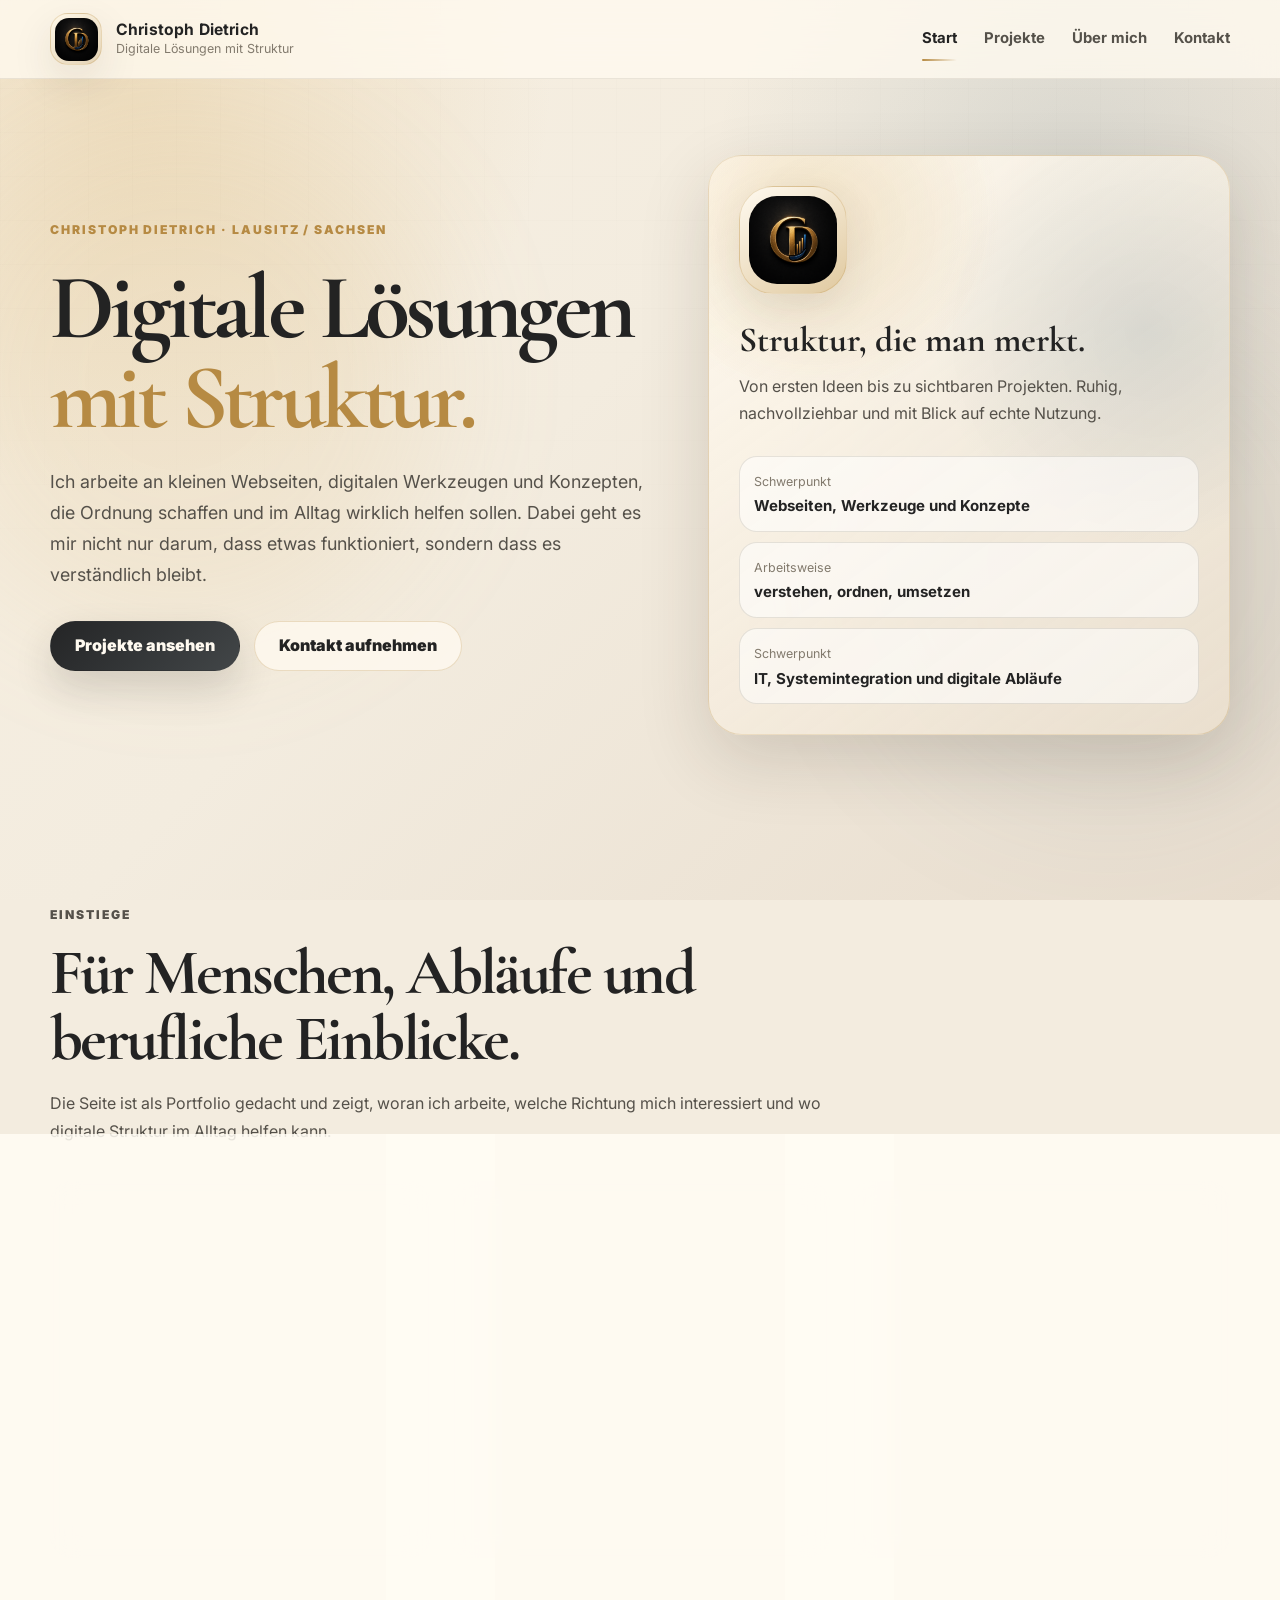
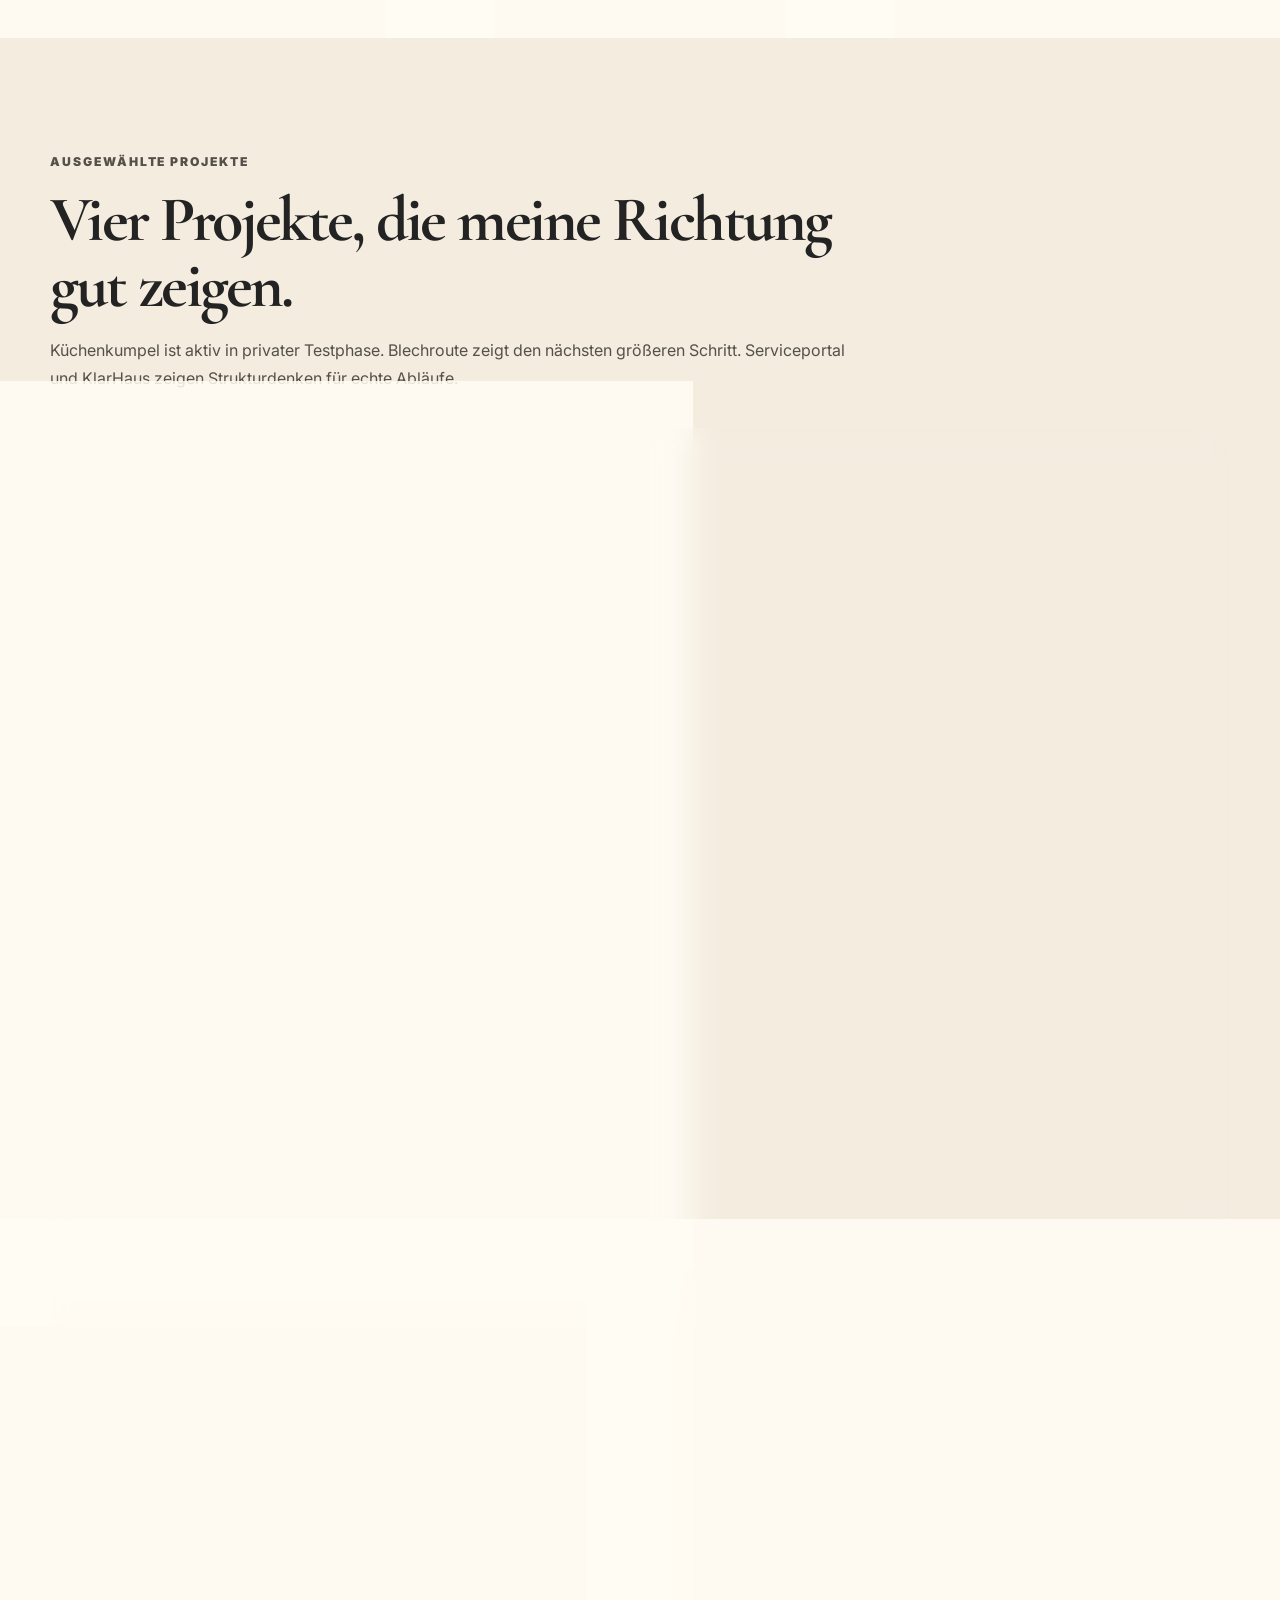
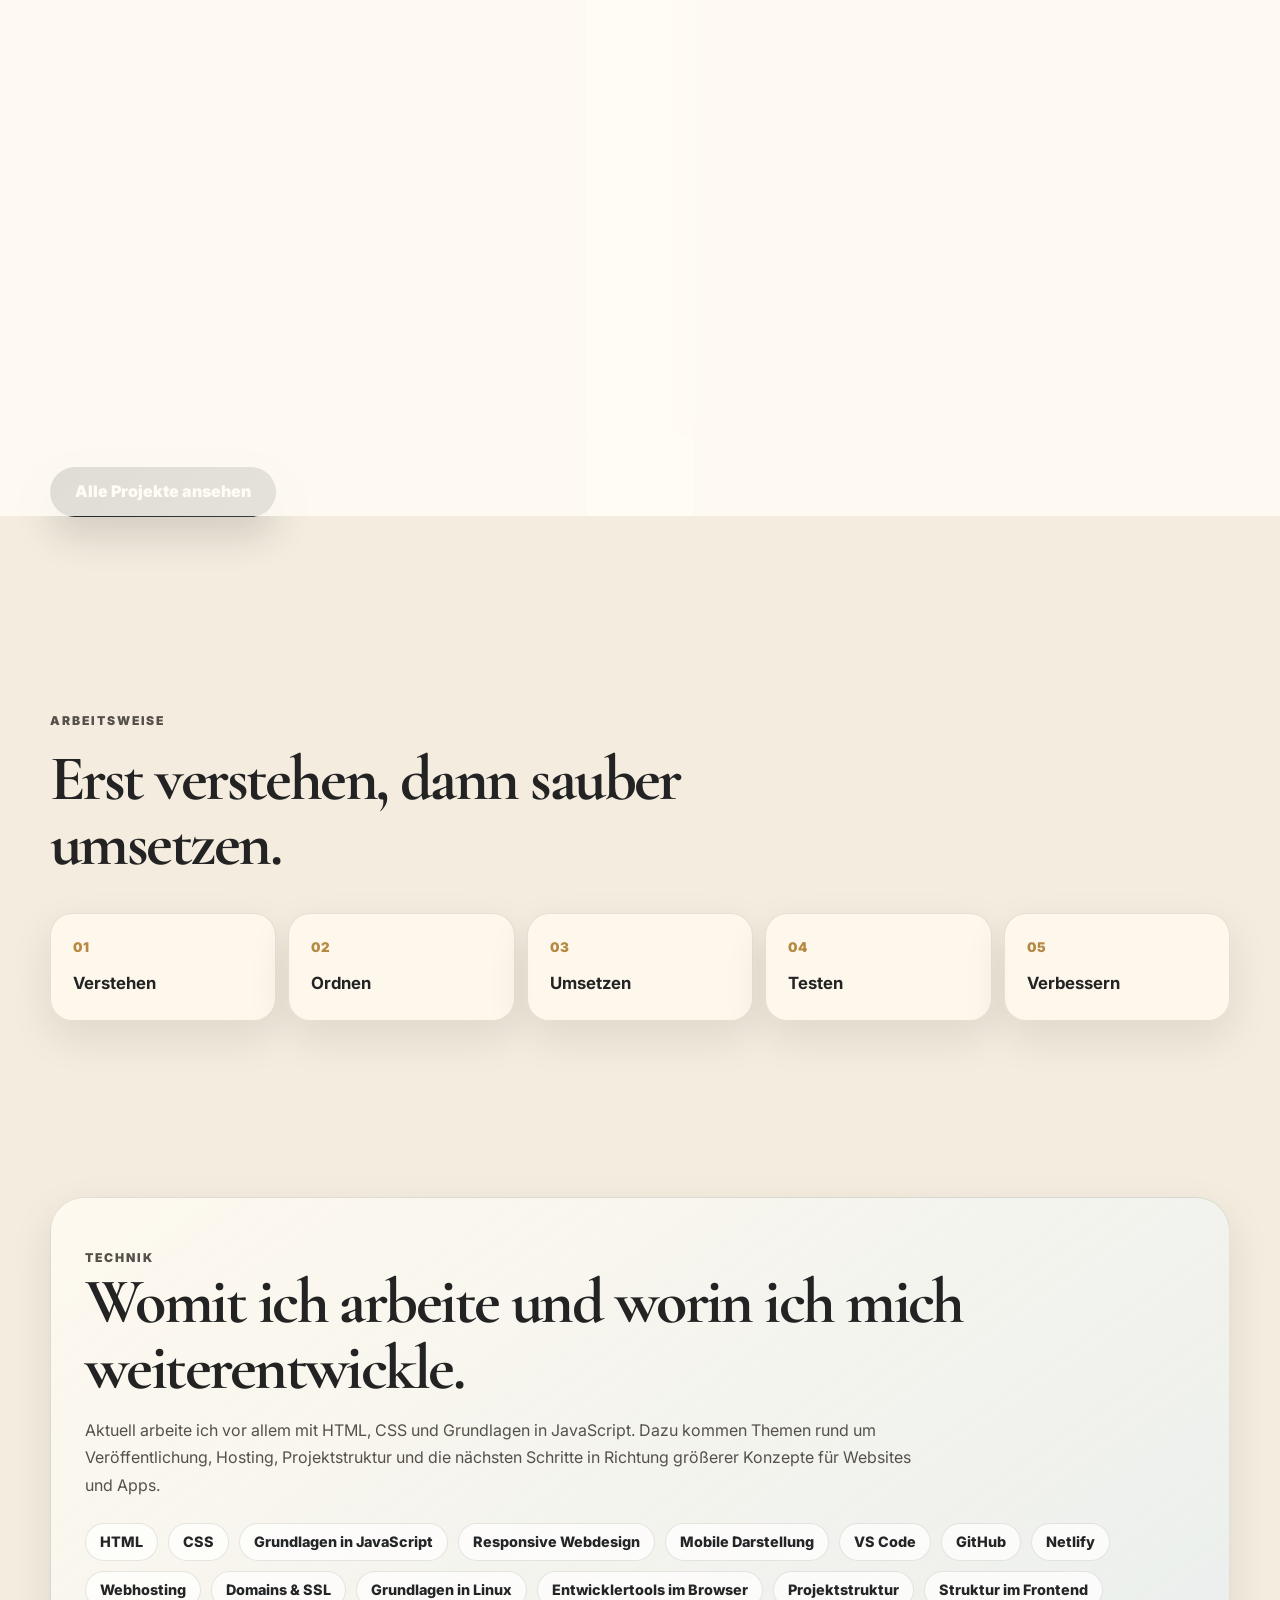
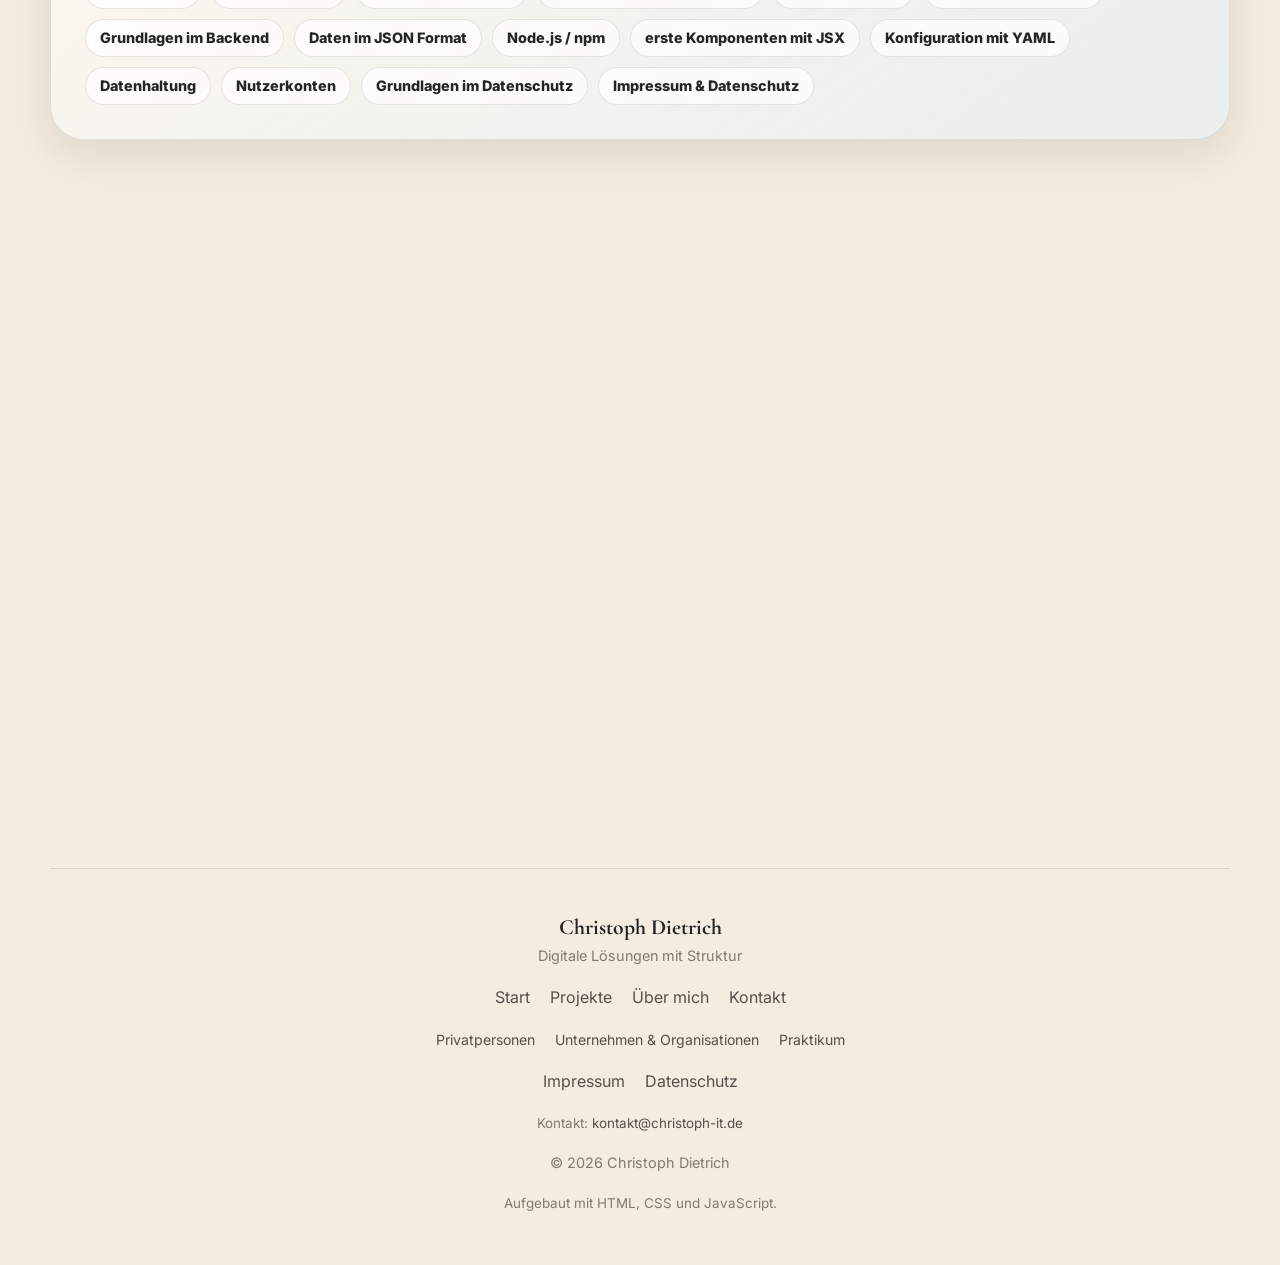
<file: index.html>
<!DOCTYPE html>
<html lang="de">
<head>
  <meta charset="UTF-8" />
  <meta name="viewport" content="width=device-width, initial-scale=1.0" />
  <title>Christoph Dietrich | Digitale Lösungen mit Struktur</title>
  <meta name="description" content="Persönliches Portfolio von Christoph Dietrich mit Webprojekten, digitalen Konzepten, beruflichem Austausch und praktischen Lernfeldern in Richtung IT." />
  <meta name="robots" content="index, follow" />
  <link rel="canonical" href="https://christoph-it.de/" />
  <meta property="og:type" content="website" />
  <meta property="og:title" content="Christoph Dietrich | Digitale Lösungen mit Struktur" />
  <meta property="og:description" content="Persönliches Portfolio von Christoph Dietrich mit Webprojekten, digitalen Konzepten, beruflichem Austausch und praktischen Lernfeldern in Richtung IT." />
  <meta property="og:url" content="https://christoph-it.de/" />
  <meta property="og:image" content="https://christoph-it.de/assets/logo-icon.png" />
  <meta name="twitter:card" content="summary_large_image" />
  <meta name="theme-color" content="#f3ecdf" />
  <link rel="icon" type="image/png" href="assets/favicon.png" />
  <link rel="stylesheet" href="./style.css" />
  <link rel="preconnect" href="https://fonts.googleapis.com" />
  <link rel="preconnect" href="https://fonts.gstatic.com" crossorigin />
  <link href="https://fonts.googleapis.com/css2?family=Cormorant+Garamond:wght@500;600;700&family=Inter:wght@400;500;600;700;800&display=swap" rel="stylesheet" />
</head>
<body>
  <div class="page-background" aria-hidden="true"><div class="ambient ambient-one"></div><div class="ambient ambient-two"></div></div>
  <header class="site-header" id="siteHeader">
    <nav class="navbar">
      <a href="./" class="brand" aria-label="Zur Startseite">
        <span class="brand-logo-shell"><img src="assets/logo-icon.png" alt="Christoph Dietrich Logo" class="brand-logo" /></span>
        <span class="brand-text"><strong>Christoph Dietrich</strong><small>Digitale Lösungen mit Struktur</small></span>
      </a>
      <button class="menu-toggle" id="menuToggle" aria-label="Menü öffnen" type="button"><span></span><span></span><span></span></button>
      <div class="nav-links" id="navLinks">
        <a href="./">Start</a>
        <a href="projekte/">Projekte</a>
        <a href="ueber-mich/">Über mich</a>
        <a href="kontakt/">Kontakt</a>
      </div>
    </nav>
  </header>
  <main>
    <section class="hero">
      <div class="hero-copy">
        <p class="signature">Christoph Dietrich · Lausitz / Sachsen</p>
        <h1>Digitale Lösungen <span>mit Struktur.</span></h1>
        <p class="hero-text">Ich arbeite an kleinen Webseiten, digitalen Werkzeugen und Konzepten, die Ordnung schaffen und im Alltag wirklich helfen sollen. Dabei geht es mir nicht nur darum, dass etwas funktioniert, sondern dass es verständlich bleibt.</p>
        <div class="hero-actions">
          <a href="projekte/" class="btn btn-primary">Projekte ansehen</a>
          <a href="kontakt/" class="btn btn-secondary">Kontakt aufnehmen</a>
        </div>
      </div>
      <aside class="hero-panel">
        <div class="hero-seal" aria-hidden="true"><img src="assets/logo-icon.png" alt="" /></div>
        <div class="hero-panel-content">
          <strong>Struktur, die man merkt.</strong>
          <p>Von ersten Ideen bis zu sichtbaren Projekten. Ruhig, nachvollziehbar und mit Blick auf echte Nutzung.</p>
          <div class="panel-metrics">
            <div><span>Schwerpunkt</span><b>Webseiten, Werkzeuge und Konzepte</b></div>
            <div><span>Arbeitsweise</span><b>verstehen, ordnen, umsetzen</b></div>
            <div><span>Schwerpunkt</span><b>IT, Systemintegration und digitale Abläufe</b></div>
          </div>
        </div>
      </aside>
    </section>

    <section class="section">
      <div class="section-heading">
        <p class="eyebrow">Einstiege</p>
        <h2>Für Menschen, Abläufe und berufliche Einblicke.</h2>
        <p>Die Seite ist als Portfolio gedacht und zeigt, woran ich arbeite, welche Richtung mich interessiert und wo digitale Struktur im Alltag helfen kann.</p>
      </div>
      <div class="card-grid">
        <article class="card"><div class="card-icon">01</div><h3>Für Privatpersonen</h3><p>Kleine digitale Ideen, einfache Webanwendungen und praktische Helfer für Alltag, Übersicht und persönliche Abläufe.</p><a class="card-link" href="privatpersonen/">Mehr ansehen</a></article>
        <article class="card"><div class="card-icon">02</div><h3>Für Unternehmen & Organisationen</h3><p>Digitale Struktur für Abläufe, Serviceprozesse und interne Übersicht. Vom kleinen Betrieb bis zur größeren Organisation.</p><a class="card-link" href="unternehmen-gewerbe/">Mehr ansehen</a></article>
        <article class="card"><div class="card-icon">03</div><h3>Praktikum & beruflicher Kontakt</h3><p>Austausch zu IT, Systemintegration, Supportprozessen und praktischen Einblicken in echte technische Abläufe.</p><a class="card-link" href="praktikum-beruflicher-kontakt/">Mehr ansehen</a></article>
      </div>
    </section>

    <section class="section">
      <div class="section-heading">
        <p class="eyebrow">Ausgewählte Projekte</p>
        <h2>Vier Projekte, die meine Richtung gut zeigen.</h2>
        <p>Küchenkumpel ist aktiv in privater Testphase. Blechroute zeigt den nächsten größeren Schritt. Serviceportal und KlarHaus zeigen Strukturdenken für echte Abläufe.</p>
      </div>
      <div class="projects-grid">
        <article class="project-card">
          <div class="project-preview"><img src="assets/project-kuechenkumpel.png" alt="Screenshot der Küchenkumpel App" /></div>
          <div class="project-head"><span class="project-index">04</span><span class="project-state">Private Testphase</span></div>
          <h3>Küchenkumpel</h3>
          <p class="project-category-line"><strong>Kategorie:</strong> Demos · Lernprojekte · Konzepte</p>
          <p>Küchenkumpel ist eine eigene Idee für eine kleine App rund um Küche, Rezepte, Alltag und einen sympathischen digitalen Begleiter.</p>
          <p>Die Anwendung wird aktuell in einer kleinen privaten Testgruppe ausprobiert. Fehler, Wünsche und Verbesserungsideen werden gesammelt und Schritt für Schritt eingearbeitet.</p>
          <div class="project-data">
            <div><span>Fokus</span><strong>Rezepte, Alltag, Nutzerführung</strong></div>
            <div><span>Technik</span><strong>HTML, CSS, JavaScript</strong></div>
          </div>
          <div class="project-actions">
<a class="btn btn-primary project-action-btn" href="https://christophdietrich19-dot.github.io/Kuechenkumpel/" target="_blank" rel="noopener noreferrer">Demo öffnen</a>
            <a class="btn btn-secondary project-action-btn" href="projekte/kuechenkumpel/">Case Study ansehen</a>
          </div>
        </article>
        <article class="project-card project-highlight">
          <div class="project-preview"><img src="assets/project-blechroute.png" alt="Konzeptbild zu Blechroute" /></div>
          <div class="project-head"><span class="project-index">05</span><span class="project-state">Website und App</span></div>
          <h3>Blechroute</h3>
          <p class="project-category-line"><strong>Kategorie:</strong> Konzepte · Website und App · Communityidee</p>
          <p>Blechroute ist ein Konzept für eine spätere Plattform rund um Autos, Touren, Spots, Fotos und gemeinsame Momente.</p>
          <p>Geplant sind eine eigene Website, Strukturen für eine spätere App, Profile, Routen, gespeicherte Spots und einfache Funktionen für die Community.</p>
          <div class="project-data">
            <div><span>Fokus</span><strong>Autos, Routen, Spots</strong></div>
            <div><span>Lernfelder</span><strong>Frontend, Backend, JSON, Node.js / npm</strong></div>
          </div>
          <div class="project-actions">
<a class="btn btn-secondary project-action-btn" href="projekte/konzepte/">Konzept ansehen</a>
          </div>
        </article>
        <article class="project-card">
          <div class="project-preview"><img src="assets/project-serviceportal.png" alt="Screenshot des Serviceportals" /></div>
          <div class="project-head"><span class="project-index">06</span><span class="project-state">Einblick</span></div>
          <h3>Serviceportal</h3>
          <p class="project-category-line"><strong>Kategorie:</strong> Konzepte · Einblicke</p>
          <p>Ein strukturiertes Serviceportal für Kundenfälle, Erinnerungen, Fälligkeiten und interne Abläufe.</p>
          <p>Der Fokus liegt auf Übersicht, Priorisierung und nachvollziehbarer Bearbeitung.</p>
          <div class="project-data">
            <div><span>Fokus</span><strong>Servicefälle, Struktur, Abläufe</strong></div>
            <div><span>Technik</span><strong>nicht öffentlich verlinkt</strong></div>
          </div>
          <div class="project-actions">
<span class="project-static-action">Screenshot verfügbar</span>
          </div>
        </article>
        <article class="project-card">
          <div class="project-preview"><img src="assets/project-klarhaus.png" alt="Screenshot von KlarHaus" /></div>
          <div class="project-head"><span class="project-index">07</span><span class="project-state">Einblick</span></div>
          <h3>KlarHaus</h3>
          <p class="project-category-line"><strong>Kategorie:</strong> Konzepte · Einblicke</p>
          <p>Ein Konzept für die strukturierte Verwaltung von Eigentumswohnungen, Objekten, Kontakten und Abläufen.</p>
          <p>Ziel ist eine ruhige, klare Oberfläche mit nachvollziehbaren Informationen.</p>
          <div class="project-data">
            <div><span>Fokus</span><strong>Verwaltung, Übersicht, Objekte</strong></div>
            <div><span>Technik</span><strong>nicht öffentlich verlinkt</strong></div>
          </div>
          <div class="project-actions">
<span class="project-static-action">Screenshot verfügbar</span>
          </div>
        </article>
      </div>
      <div class="hero-actions">
        <a href="projekte/" class="btn btn-primary">Alle Projekte ansehen</a>
      </div>
    </section>

    <section class="section">
      <div class="section-heading"><p class="eyebrow">Arbeitsweise</p><h2>Erst verstehen, dann sauber umsetzen.</h2></div>
      <div class="process-grid">
        <div class="process-step"><small>01</small><b>Verstehen</b></div>
        <div class="process-step"><small>02</small><b>Ordnen</b></div>
        <div class="process-step"><small>03</small><b>Umsetzen</b></div>
        <div class="process-step"><small>04</small><b>Testen</b></div>
        <div class="process-step"><small>05</small><b>Verbessern</b></div>
      </div>
    </section>

    <section class="section">
      <div class="tech-panel">
        <p class="eyebrow">Technik</p>
        <h2>Womit ich arbeite und worin ich mich weiterentwickle.</h2>
        <p>Aktuell arbeite ich vor allem mit HTML, CSS und Grundlagen in JavaScript. Dazu kommen Themen rund um Veröffentlichung, Hosting, Projektstruktur und die nächsten Schritte in Richtung größerer Konzepte für Websites und Apps.</p>
        <div class="tech-list">
            <span class="tech-pill">HTML</span>
            <span class="tech-pill">CSS</span>
            <span class="tech-pill">Grundlagen in JavaScript</span>
            <span class="tech-pill">Responsive Webdesign</span>
            <span class="tech-pill">Mobile Darstellung</span>
            <span class="tech-pill">VS Code</span>
            <span class="tech-pill">GitHub</span>
            <span class="tech-pill">Netlify</span>
            <span class="tech-pill">Webhosting</span>
            <span class="tech-pill">Domains &amp; SSL</span>
            <span class="tech-pill">Grundlagen in Linux</span>
            <span class="tech-pill">Entwicklertools im Browser</span>
            <span class="tech-pill">Projektstruktur</span>
            <span class="tech-pill">Struktur im Frontend</span>
            <span class="tech-pill">Grundlagen im Backend</span>
            <span class="tech-pill">Daten im JSON Format</span>
            <span class="tech-pill">Node.js / npm</span>
            <span class="tech-pill">erste Komponenten mit JSX</span>
            <span class="tech-pill">Konfiguration mit YAML</span>
            <span class="tech-pill">Datenhaltung</span>
            <span class="tech-pill">Nutzerkonten</span>
            <span class="tech-pill">Grundlagen im Datenschutz</span>
            <span class="tech-pill">Impressum &amp; Datenschutz</span>
        </div>
      </div>
    </section>

    <section class="section">
      <div class="cta-card">
        <p class="eyebrow">Kontakt</p>
        <h2>Ein guter Austausch bringt oft mehr Klarheit.</h2>
        <p>Wenn es um beruflichen Austausch, Praktikumsmöglichkeiten oder einen Einblick in echte technische Abläufe geht, bin ich offen für ein Gespräch.</p>
        <p><strong>E-Mail:</strong> <a href="mailto:kontakt@christoph-it.de">kontakt@christoph-it.de</a></p>
        <div class="hero-actions"><a href="mailto:kontakt@christoph-it.de" class="btn btn-primary">E-Mail schreiben</a><a href="kontakt/" class="btn btn-secondary">Zur Kontaktseite</a></div>
      </div>
    </section>
  </main>
  <footer class="footer">
    <div class="footer-inner">
      <div class="footer-brand"><strong>Christoph Dietrich</strong><span>Digitale Lösungen mit Struktur</span></div>
      <div class="footer-links">
        <a href="./">Start</a>
        <a href="projekte/">Projekte</a>
        <a href="ueber-mich/">Über mich</a>
        <a href="kontakt/">Kontakt</a>
      </div>
      <div class="footer-links footer-secondary-links">
        <a href="privatpersonen/">Privatpersonen</a>
        <a href="unternehmen-gewerbe/">Unternehmen & Organisationen</a>
        <a href="praktikum-beruflicher-kontakt/">Praktikum</a>
      </div>
      <div class="footer-legal">
        <a href="impressum/">Impressum</a>
        <a href="datenschutz/">Datenschutz</a>
      </div>
      <p class="footer-tech">Kontakt: <a href="mailto:kontakt@christoph-it.de">kontakt@christoph-it.de</a></p>
      <p class="footer-copy">© <span id="year">2026</span> Christoph Dietrich</p>
      <p class="footer-tech">Aufgebaut mit HTML, CSS und JavaScript.</p>
    </div>
  </footer>
  <script src="./script.js"></script>
</body>
</html>
</file>
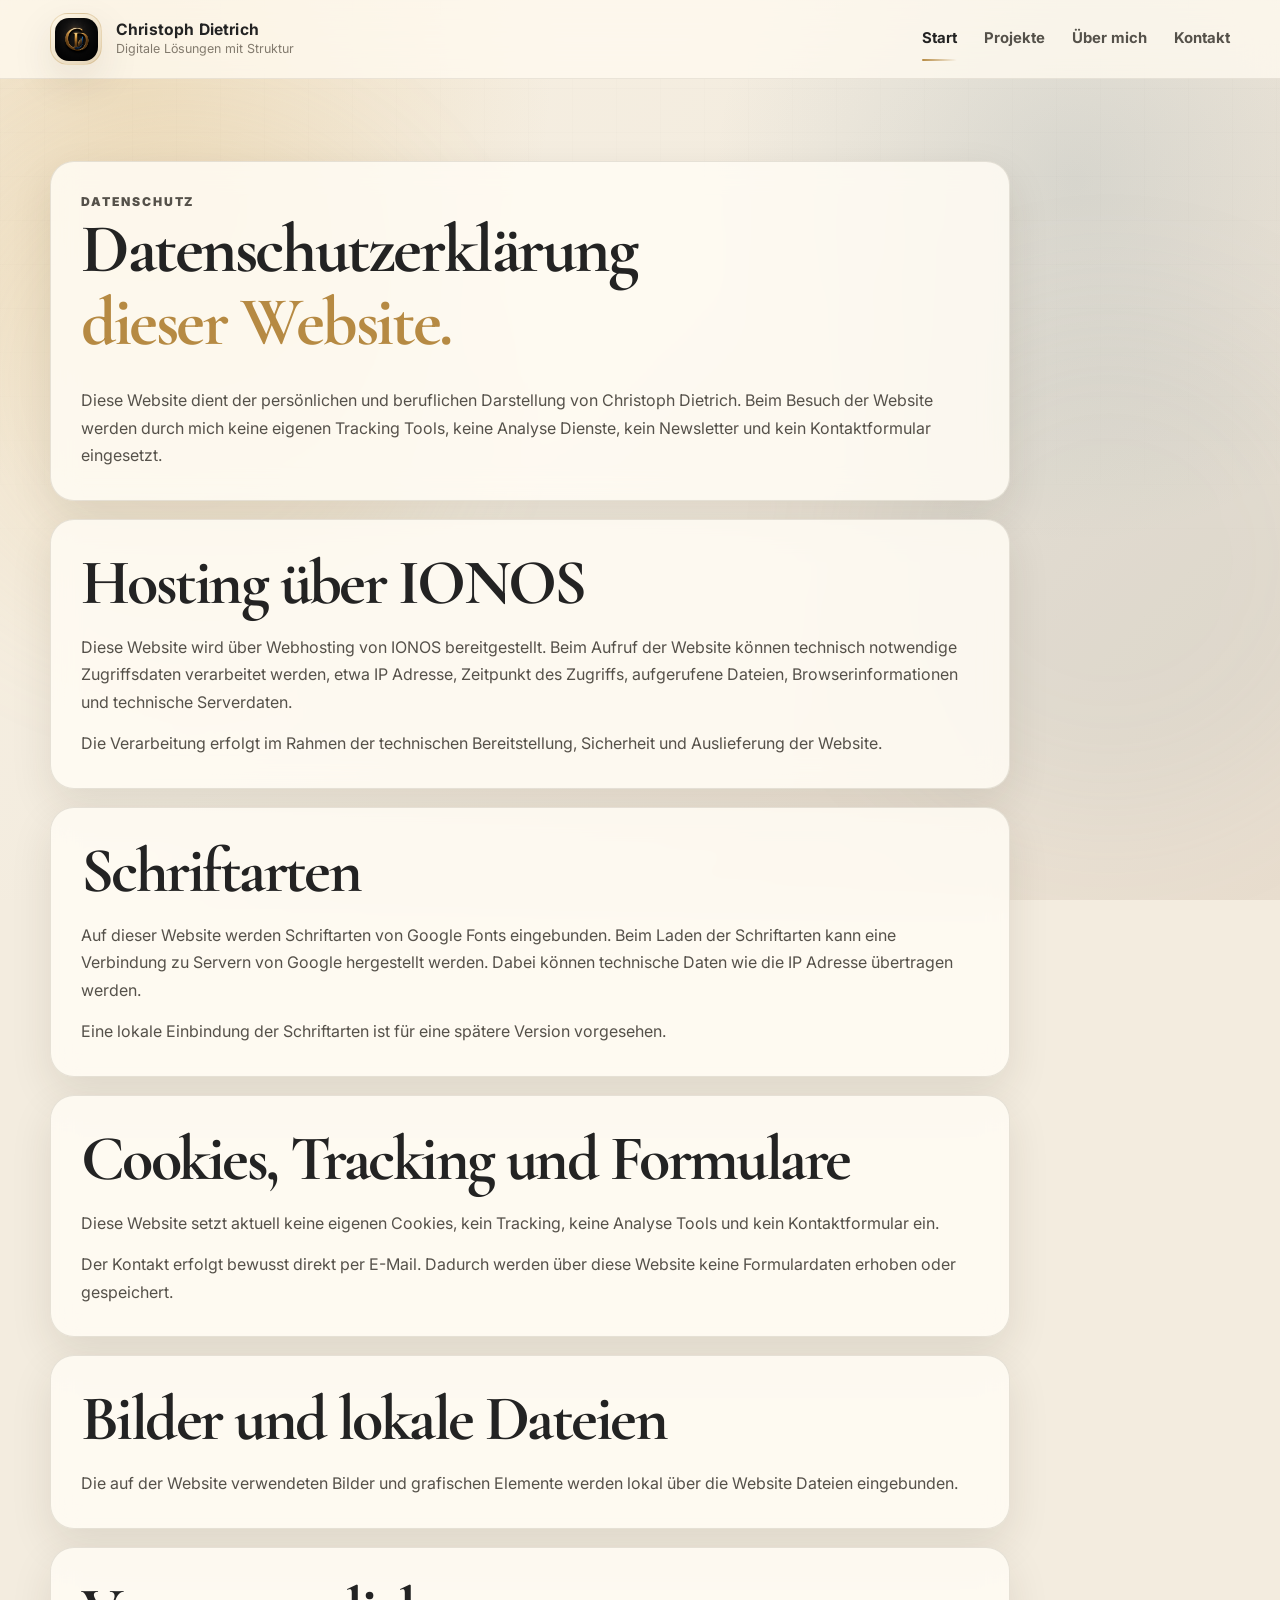
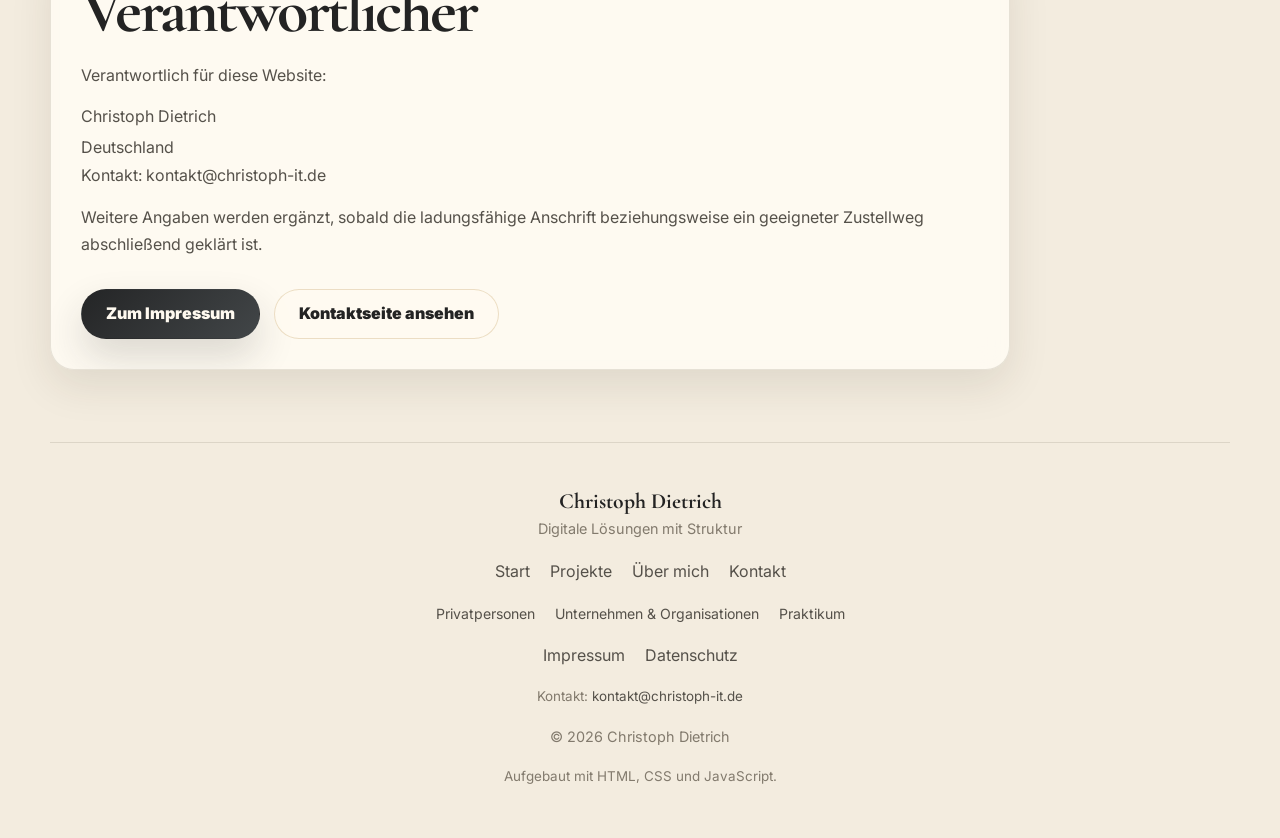
<file: datenschutz/index.html>
<!DOCTYPE html>
<html lang="de">
<head>
  <meta charset="UTF-8" />
  <meta name="viewport" content="width=device-width, initial-scale=1.0" />
  <title>Datenschutz | Christoph Dietrich</title>
  <meta name="description" content="Datenschutzerklärung der Website von Christoph Dietrich mit Angaben zu Hosting, Kontakt und verwendeten Schriftarten." />
  <meta name="robots" content="index, follow" />
  <link rel="canonical" href="https://christoph-it.de/datenschutz/" />
  <meta property="og:type" content="website" />
  <meta property="og:title" content="Datenschutz | Christoph Dietrich" />
  <meta property="og:description" content="Datenschutzerklärung der Website von Christoph Dietrich mit Angaben zu Hosting, Kontakt und verwendeten Schriftarten." />
  <meta property="og:url" content="https://christoph-it.de/datenschutz/" />
  <meta property="og:image" content="https://christoph-it.de/assets/logo-icon.png" />
  <meta name="twitter:card" content="summary_large_image" />
  <meta name="theme-color" content="#f3ecdf" />
  <link rel="icon" type="image/png" href="../assets/favicon.png" />
  <link rel="stylesheet" href="../style.css" />
  <link rel="preconnect" href="https://fonts.googleapis.com" />
  <link rel="preconnect" href="https://fonts.gstatic.com" crossorigin />
  <link href="https://fonts.googleapis.com/css2?family=Cormorant+Garamond:wght@500;600;700&family=Inter:wght@400;500;600;700;800&display=swap" rel="stylesheet" />
</head>
<body>
  <div class="page-background" aria-hidden="true"><div class="ambient ambient-one"></div><div class="ambient ambient-two"></div></div>
  <header class="site-header" id="siteHeader">
    <nav class="navbar">
      <a href="../" class="brand" aria-label="Zur Startseite">
        <span class="brand-logo-shell"><img src="../assets/logo-icon.png" alt="Christoph Dietrich Logo" class="brand-logo" /></span>
        <span class="brand-text"><strong>Christoph Dietrich</strong><small>Digitale Lösungen mit Struktur</small></span>
      </a>
      <button class="menu-toggle" id="menuToggle" aria-label="Menü öffnen" type="button"><span></span><span></span><span></span></button>
      <div class="nav-links" id="navLinks">
        <a href="../">Start</a>
        <a href="../projekte/">Projekte</a>
        <a href="../ueber-mich/">Über mich</a>
        <a href="../kontakt/">Kontakt</a>
      </div>
    </nav>
  </header>
  <main>
    <section class="legal-page section"><div class="legal-wrap"><article class="legal-card"><p class="eyebrow">Datenschutz</p><h1>Datenschutzerklärung <span>dieser Website.</span></h1><p>Diese Website dient der persönlichen und beruflichen Darstellung von Christoph Dietrich. Beim Besuch der Website werden durch mich keine eigenen Tracking Tools, keine Analyse Dienste, kein Newsletter und kein Kontaktformular eingesetzt.</p></article><article class="legal-card"><h2>Hosting über IONOS</h2><p>Diese Website wird über Webhosting von IONOS bereitgestellt. Beim Aufruf der Website können technisch notwendige Zugriffsdaten verarbeitet werden, etwa IP Adresse, Zeitpunkt des Zugriffs, aufgerufene Dateien, Browserinformationen und technische Serverdaten.</p><p>Die Verarbeitung erfolgt im Rahmen der technischen Bereitstellung, Sicherheit und Auslieferung der Website.</p></article><article class="legal-card"><h2>Schriftarten</h2><p>Auf dieser Website werden Schriftarten von Google Fonts eingebunden. Beim Laden der Schriftarten kann eine Verbindung zu Servern von Google hergestellt werden. Dabei können technische Daten wie die IP Adresse übertragen werden.</p><p>Eine lokale Einbindung der Schriftarten ist für eine spätere Version vorgesehen.</p></article><article class="legal-card"><h2>Cookies, Tracking und Formulare</h2><p>Diese Website setzt aktuell keine eigenen Cookies, kein Tracking, keine Analyse Tools und kein Kontaktformular ein.</p><p>Der Kontakt erfolgt bewusst direkt per E-Mail. Dadurch werden über diese Website keine Formulardaten erhoben oder gespeichert.</p></article><article class="legal-card"><h2>Bilder und lokale Dateien</h2><p>Die auf der Website verwendeten Bilder und grafischen Elemente werden lokal über die Website Dateien eingebunden.</p></article><article class="legal-card"><h2>Verantwortlicher</h2><p>Verantwortlich für diese Website:</p><address>Christoph Dietrich<br />Deutschland</address><p>Kontakt: <a href="mailto:kontakt@christoph-it.de">kontakt@christoph-it.de</a></p><p>Weitere Angaben werden ergänzt, sobald die ladungsfähige Anschrift beziehungsweise ein geeigneter Zustellweg abschließend geklärt ist.</p><div class="hero-actions"><a href="../impressum/" class="btn btn-primary">Zum Impressum</a><a href="../kontakt/" class="btn btn-secondary">Kontaktseite ansehen</a></div></article></div></section>
  </main>
  <footer class="footer">
    <div class="footer-inner">
      <div class="footer-brand"><strong>Christoph Dietrich</strong><span>Digitale Lösungen mit Struktur</span></div>
      <div class="footer-links">
        <a href="../">Start</a>
        <a href="../projekte/">Projekte</a>
        <a href="../ueber-mich/">Über mich</a>
        <a href="../kontakt/">Kontakt</a>
      </div>
      <div class="footer-links footer-secondary-links">
        <a href="../privatpersonen/">Privatpersonen</a>
        <a href="../unternehmen-gewerbe/">Unternehmen & Organisationen</a>
        <a href="../praktikum-beruflicher-kontakt/">Praktikum</a>
      </div>
      <div class="footer-legal">
        <a href="../impressum/">Impressum</a>
        <a href="./">Datenschutz</a>
      </div>
      <p class="footer-tech">Kontakt: <a href="mailto:kontakt@christoph-it.de">kontakt@christoph-it.de</a></p>
      <p class="footer-copy">© <span id="year">2026</span> Christoph Dietrich</p>
      <p class="footer-tech">Aufgebaut mit HTML, CSS und JavaScript.</p>
    </div>
  </footer>
  <script src="../script.js"></script>
</body>
</html>
</file>
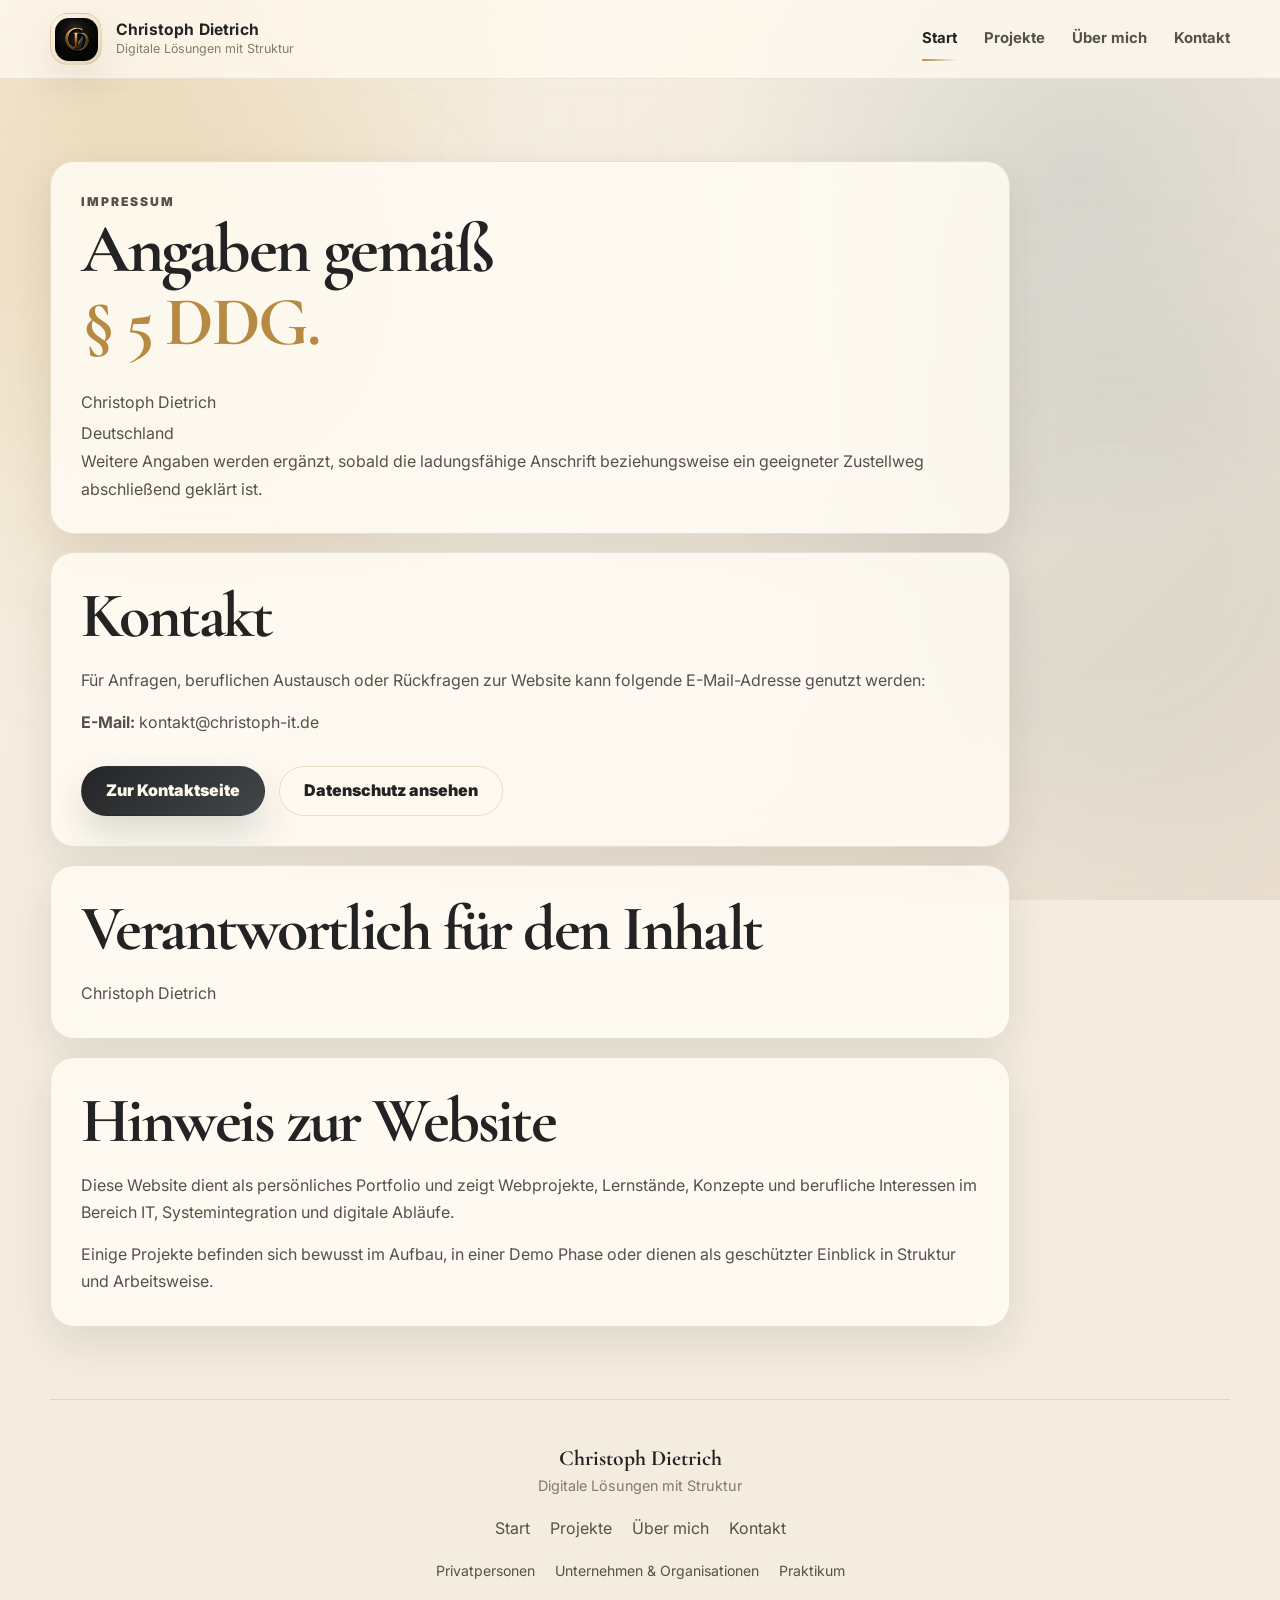
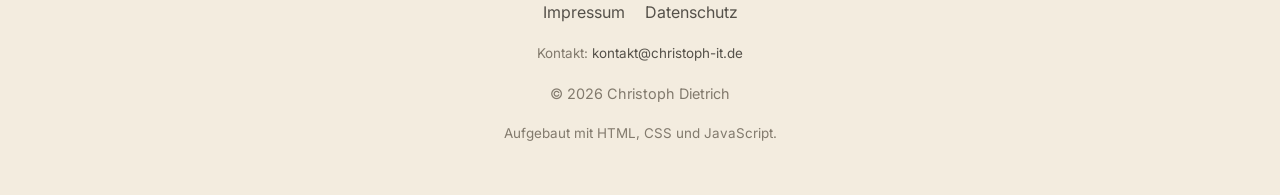
<file: impressum/index.html>
<!DOCTYPE html>
<html lang="de">
<head>
  <meta charset="UTF-8" />
  <meta name="viewport" content="width=device-width, initial-scale=1.0" />
  <title>Impressum | Christoph Dietrich</title>
  <meta name="description" content="Impressum der Website von Christoph Dietrich." />
  <meta name="robots" content="index, follow" />
  <link rel="canonical" href="https://christoph-it.de/impressum/" />
  <meta property="og:type" content="website" />
  <meta property="og:title" content="Impressum | Christoph Dietrich" />
  <meta property="og:description" content="Impressum der Website von Christoph Dietrich." />
  <meta property="og:url" content="https://christoph-it.de/impressum/" />
  <meta property="og:image" content="https://christoph-it.de/assets/logo-icon.png" />
  <meta name="twitter:card" content="summary_large_image" />
  <meta name="theme-color" content="#f3ecdf" />
  <link rel="icon" type="image/png" href="../assets/favicon.png" />
  <link rel="stylesheet" href="../style.css" />
  <link rel="preconnect" href="https://fonts.googleapis.com" />
  <link rel="preconnect" href="https://fonts.gstatic.com" crossorigin />
  <link href="https://fonts.googleapis.com/css2?family=Cormorant+Garamond:wght@500;600;700&family=Inter:wght@400;500;600;700;800&display=swap" rel="stylesheet" />
</head>
<body>
  <div class="page-background" aria-hidden="true"><div class="ambient ambient-one"></div><div class="ambient ambient-two"></div></div>
  <header class="site-header" id="siteHeader">
    <nav class="navbar">
      <a href="../" class="brand" aria-label="Zur Startseite">
        <span class="brand-logo-shell"><img src="../assets/logo-icon.png" alt="Christoph Dietrich Logo" class="brand-logo" /></span>
        <span class="brand-text"><strong>Christoph Dietrich</strong><small>Digitale Lösungen mit Struktur</small></span>
      </a>
      <button class="menu-toggle" id="menuToggle" aria-label="Menü öffnen" type="button"><span></span><span></span><span></span></button>
      <div class="nav-links" id="navLinks">
        <a href="../">Start</a>
        <a href="../projekte/">Projekte</a>
        <a href="../ueber-mich/">Über mich</a>
        <a href="../kontakt/">Kontakt</a>
      </div>
    </nav>
  </header>
  <main>
    <section class="legal-page section"><div class="legal-wrap"><article class="legal-card"><p class="eyebrow">Impressum</p><h1>Angaben gemäß <span>§ 5 DDG.</span></h1><address>Christoph Dietrich<br />Deutschland</address><p>Weitere Angaben werden ergänzt, sobald die ladungsfähige Anschrift beziehungsweise ein geeigneter Zustellweg abschließend geklärt ist.</p></article><article class="legal-card"><h2>Kontakt</h2><p>Für Anfragen, beruflichen Austausch oder Rückfragen zur Website kann folgende E-Mail-Adresse genutzt werden:</p><p><strong>E-Mail:</strong> <a href="mailto:kontakt@christoph-it.de">kontakt@christoph-it.de</a></p><div class="hero-actions"><a href="../kontakt/" class="btn btn-primary">Zur Kontaktseite</a><a href="../datenschutz/" class="btn btn-secondary">Datenschutz ansehen</a></div></article><article class="legal-card"><h2>Verantwortlich für den Inhalt</h2><p>Christoph Dietrich</p></article><article class="legal-card"><h2>Hinweis zur Website</h2><p>Diese Website dient als persönliches Portfolio und zeigt Webprojekte, Lernstände, Konzepte und berufliche Interessen im Bereich IT, Systemintegration und digitale Abläufe.</p><p>Einige Projekte befinden sich bewusst im Aufbau, in einer Demo Phase oder dienen als geschützter Einblick in Struktur und Arbeitsweise.</p></article></div></section>
  </main>
  <footer class="footer">
    <div class="footer-inner">
      <div class="footer-brand"><strong>Christoph Dietrich</strong><span>Digitale Lösungen mit Struktur</span></div>
      <div class="footer-links">
        <a href="../">Start</a>
        <a href="../projekte/">Projekte</a>
        <a href="../ueber-mich/">Über mich</a>
        <a href="../kontakt/">Kontakt</a>
      </div>
      <div class="footer-links footer-secondary-links">
        <a href="../privatpersonen/">Privatpersonen</a>
        <a href="../unternehmen-gewerbe/">Unternehmen & Organisationen</a>
        <a href="../praktikum-beruflicher-kontakt/">Praktikum</a>
      </div>
      <div class="footer-legal">
        <a href="./">Impressum</a>
        <a href="../datenschutz/">Datenschutz</a>
      </div>
      <p class="footer-tech">Kontakt: <a href="mailto:kontakt@christoph-it.de">kontakt@christoph-it.de</a></p>
      <p class="footer-copy">© <span id="year">2026</span> Christoph Dietrich</p>
      <p class="footer-tech">Aufgebaut mit HTML, CSS und JavaScript.</p>
    </div>
  </footer>
  <script src="../script.js"></script>
</body>
</html>
</file>
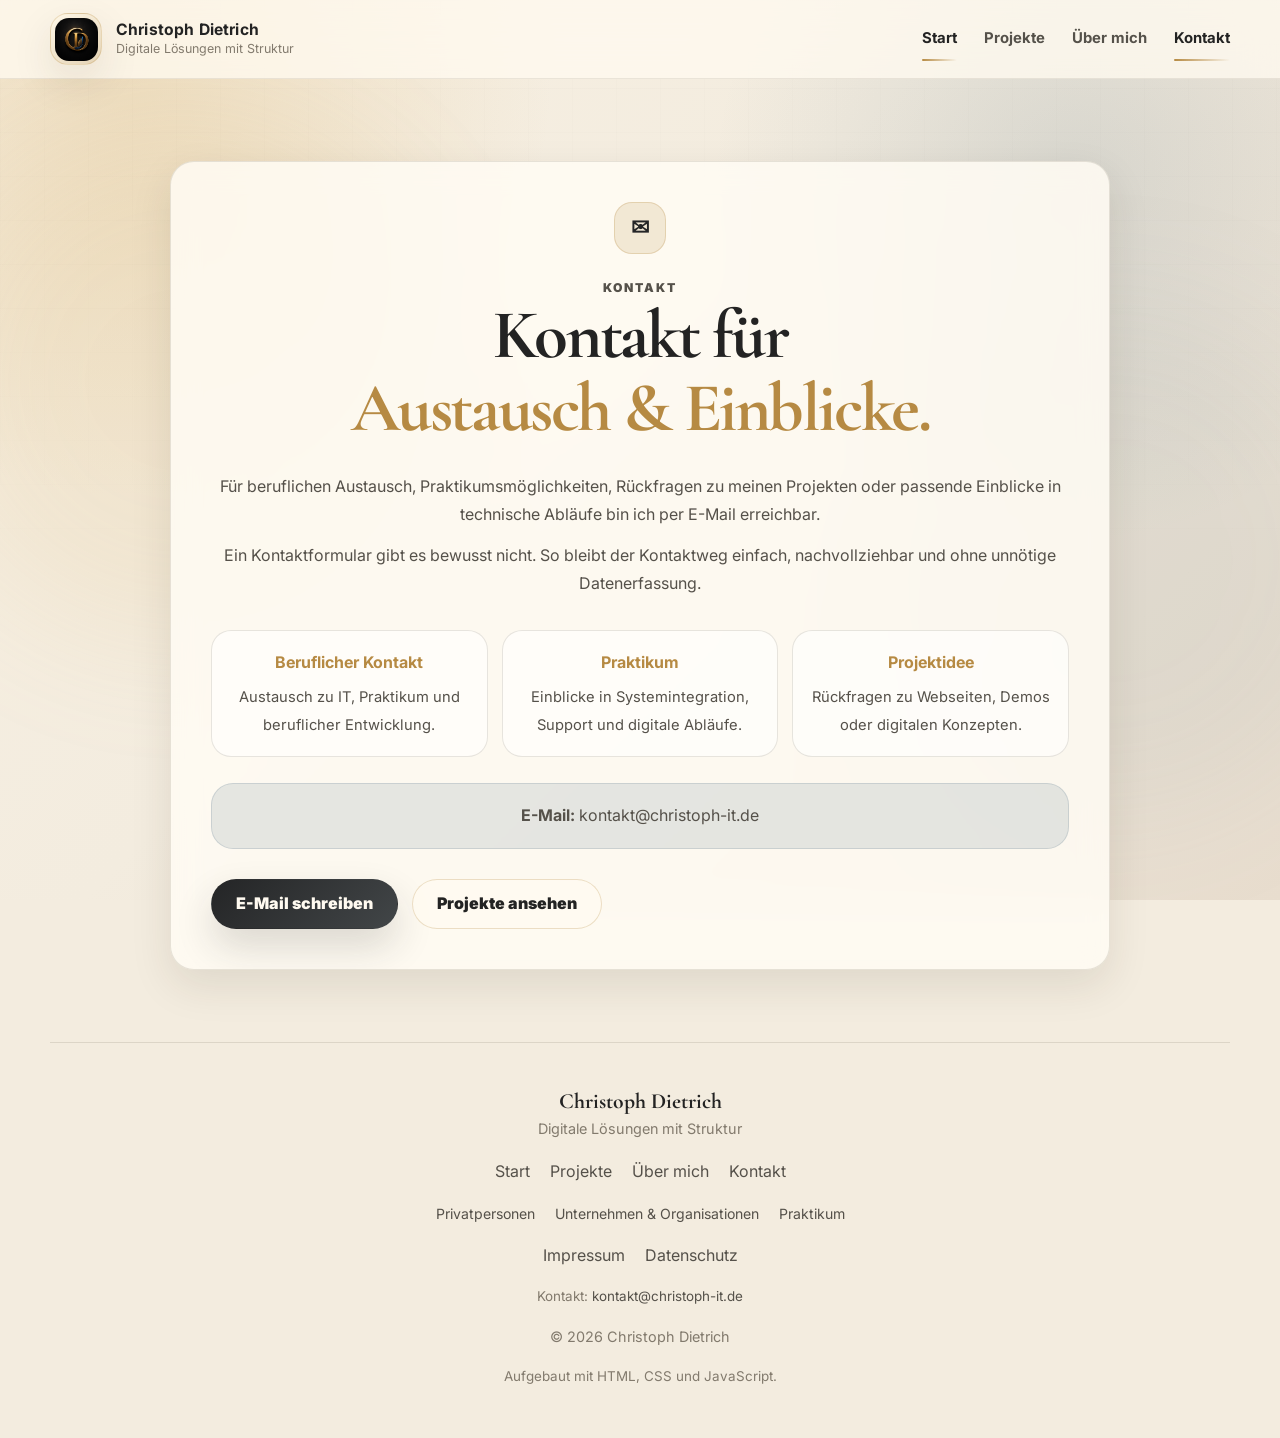
<file: kontakt/index.html>
<!DOCTYPE html>
<html lang="de">
<head>
  <meta charset="UTF-8" />
  <meta name="viewport" content="width=device-width, initial-scale=1.0" />
  <title>Kontakt | Christoph Dietrich</title>
  <meta name="description" content="Kontakt zu Christoph Dietrich für beruflichen Austausch, Praktikum, Einblicke in IT und Rückfragen zu Webprojekten." />
  <meta name="robots" content="index, follow" />
  <link rel="canonical" href="https://christoph-it.de/kontakt/" />
  <meta property="og:type" content="website" />
  <meta property="og:title" content="Kontakt | Christoph Dietrich" />
  <meta property="og:description" content="Kontakt zu Christoph Dietrich für beruflichen Austausch, Praktikum, Einblicke in IT und Rückfragen zu Webprojekten." />
  <meta property="og:url" content="https://christoph-it.de/kontakt/" />
  <meta property="og:image" content="https://christoph-it.de/assets/logo-icon.png" />
  <meta name="twitter:card" content="summary_large_image" />
  <meta name="theme-color" content="#f3ecdf" />
  <link rel="icon" type="image/png" href="../assets/favicon.png" />
  <link rel="stylesheet" href="../style.css" />
  <link rel="preconnect" href="https://fonts.googleapis.com" />
  <link rel="preconnect" href="https://fonts.gstatic.com" crossorigin />
  <link href="https://fonts.googleapis.com/css2?family=Cormorant+Garamond:wght@500;600;700&family=Inter:wght@400;500;600;700;800&display=swap" rel="stylesheet" />
</head>
<body>
  <div class="page-background" aria-hidden="true"><div class="ambient ambient-one"></div><div class="ambient ambient-two"></div></div>
  <header class="site-header" id="siteHeader">
    <nav class="navbar">
      <a href="../" class="brand" aria-label="Zur Startseite">
        <span class="brand-logo-shell"><img src="../assets/logo-icon.png" alt="Christoph Dietrich Logo" class="brand-logo" /></span>
        <span class="brand-text"><strong>Christoph Dietrich</strong><small>Digitale Lösungen mit Struktur</small></span>
      </a>
      <button class="menu-toggle" id="menuToggle" aria-label="Menü öffnen" type="button"><span></span><span></span><span></span></button>
      <div class="nav-links" id="navLinks">
        <a href="../">Start</a>
        <a href="../projekte/">Projekte</a>
        <a href="../ueber-mich/">Über mich</a>
        <a href="./">Kontakt</a>
      </div>
    </nav>
  </header>
  <main>
    <section class="contact-page section">
      <div class="contact-card">
        <div class="page-icon">✉</div>
        <p class="eyebrow">Kontakt</p>
        <h1>Kontakt für <span>Austausch & Einblicke.</span></h1>
        <p>Für beruflichen Austausch, Praktikumsmöglichkeiten, Rückfragen zu meinen Projekten oder passende Einblicke in technische Abläufe bin ich per E-Mail erreichbar.</p>
        <p>Ein Kontaktformular gibt es bewusst nicht. So bleibt der Kontaktweg einfach, nachvollziehbar und ohne unnötige Datenerfassung.</p>
        <div class="contact-grid"><div><strong>Beruflicher Kontakt</strong><span>Austausch zu IT, Praktikum und beruflicher Entwicklung.</span></div><div><strong>Praktikum</strong><span>Einblicke in Systemintegration, Support und digitale Abläufe.</span></div><div><strong>Projektidee</strong><span>Rückfragen zu Webseiten, Demos oder digitalen Konzepten.</span></div></div>
        <div class="notice"><strong>E-Mail:</strong> <a href="mailto:kontakt@christoph-it.de">kontakt@christoph-it.de</a></div>
        <div class="hero-actions"><a href="mailto:kontakt@christoph-it.de" class="btn btn-primary">E-Mail schreiben</a><a href="../projekte/" class="btn btn-secondary">Projekte ansehen</a></div>
      </div>
    </section>
  </main>
  <footer class="footer">
    <div class="footer-inner">
      <div class="footer-brand"><strong>Christoph Dietrich</strong><span>Digitale Lösungen mit Struktur</span></div>
      <div class="footer-links">
        <a href="../">Start</a>
        <a href="../projekte/">Projekte</a>
        <a href="../ueber-mich/">Über mich</a>
        <a href="./">Kontakt</a>
      </div>
      <div class="footer-links footer-secondary-links">
        <a href="../privatpersonen/">Privatpersonen</a>
        <a href="../unternehmen-gewerbe/">Unternehmen & Organisationen</a>
        <a href="../praktikum-beruflicher-kontakt/">Praktikum</a>
      </div>
      <div class="footer-legal">
        <a href="../impressum/">Impressum</a>
        <a href="../datenschutz/">Datenschutz</a>
      </div>
      <p class="footer-tech">Kontakt: <a href="mailto:kontakt@christoph-it.de">kontakt@christoph-it.de</a></p>
      <p class="footer-copy">© <span id="year">2026</span> Christoph Dietrich</p>
      <p class="footer-tech">Aufgebaut mit HTML, CSS und JavaScript.</p>
    </div>
  </footer>
  <script src="../script.js"></script>
</body>
</html>
</file>
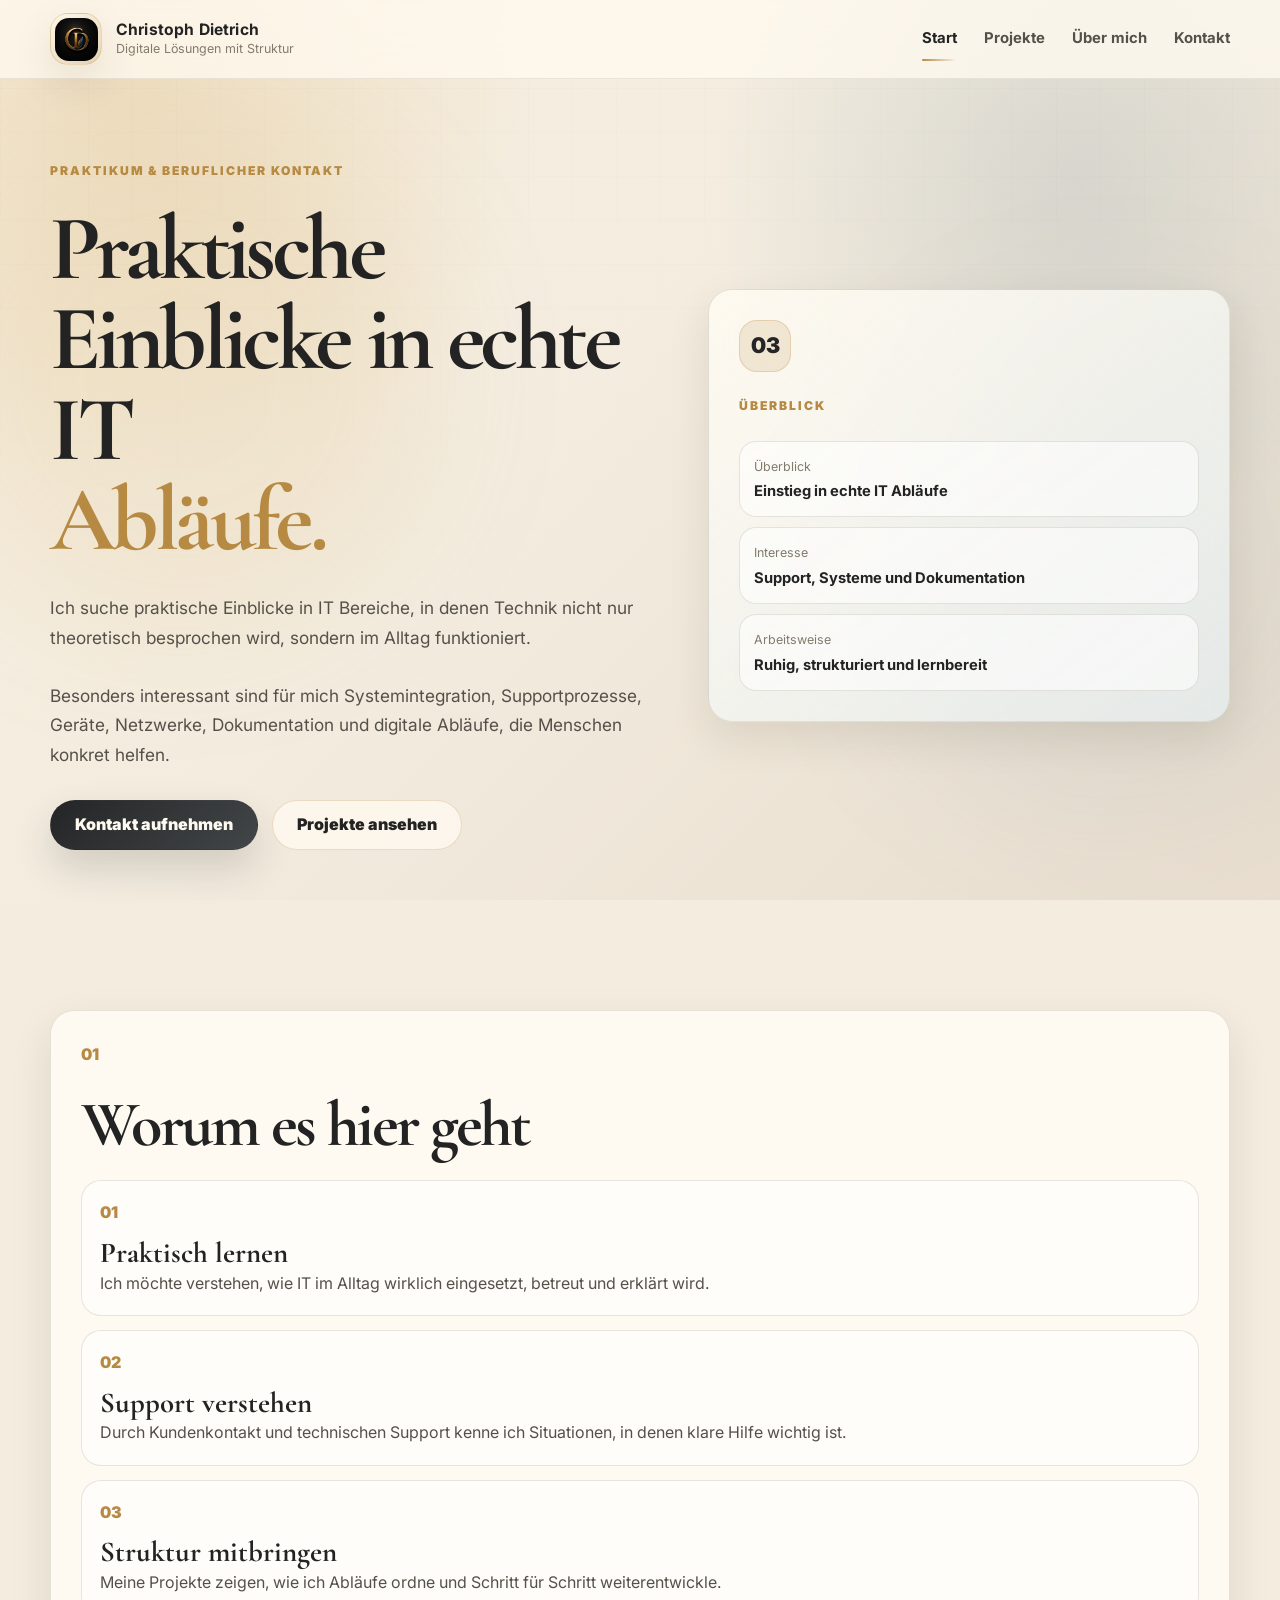
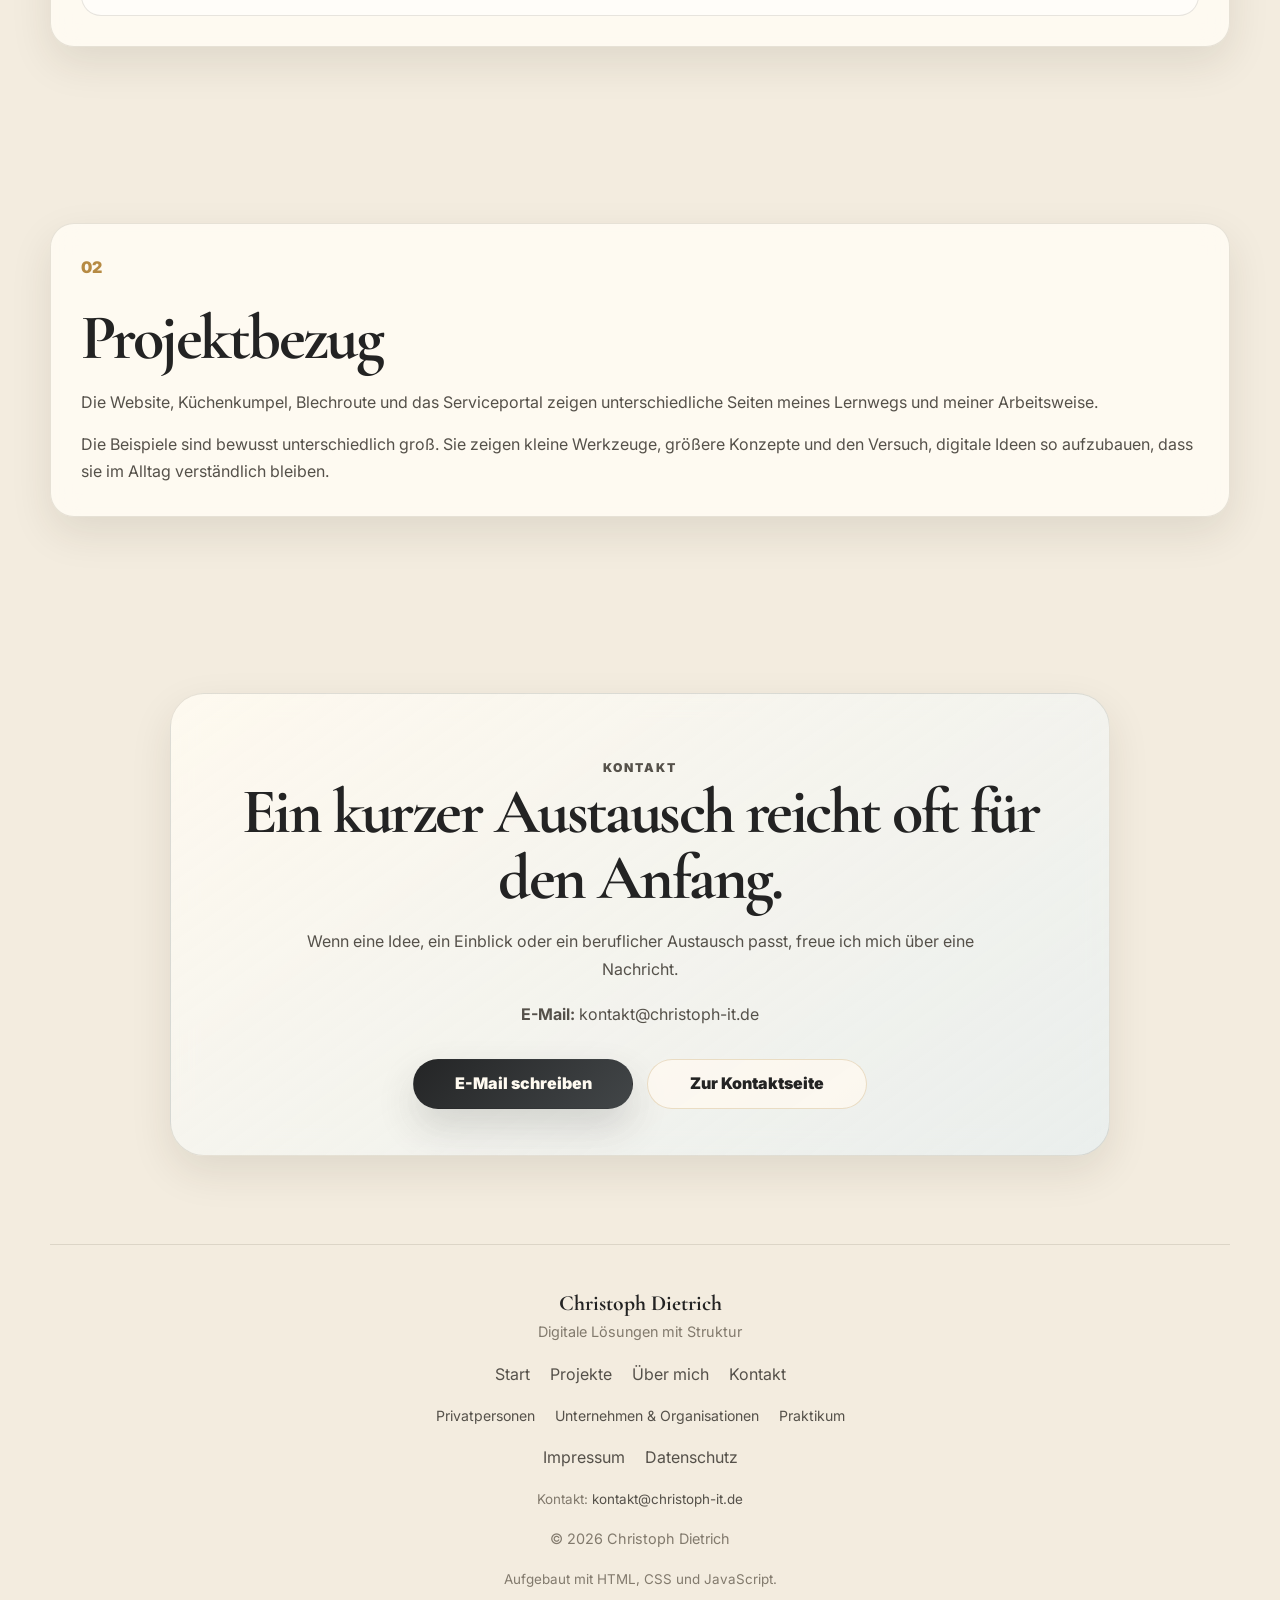
<file: praktikum-beruflicher-kontakt/index.html>
<!DOCTYPE html>
<html lang="de">
<head>
  <meta charset="UTF-8" />
  <meta name="viewport" content="width=device-width, initial-scale=1.0" />
  <title>Praktikum &amp; beruflicher Kontakt | Christoph Dietrich</title>
  <meta name="description" content="Beruflicher Kontakt und Praktikumsmöglichkeiten mit Fokus auf IT, Systemintegration, Supportprozesse und digitale Abläufe." />
  <meta name="robots" content="index, follow" />
  <link rel="canonical" href="https://christoph-it.de/praktikum-beruflicher-kontakt/" />
  <meta property="og:type" content="website" />
  <meta property="og:title" content="Praktikum &amp; beruflicher Kontakt | Christoph Dietrich" />
  <meta property="og:description" content="Beruflicher Kontakt und Praktikumsmöglichkeiten mit Fokus auf IT, Systemintegration, Supportprozesse und digitale Abläufe." />
  <meta property="og:url" content="https://christoph-it.de/praktikum-beruflicher-kontakt/" />
  <meta property="og:image" content="https://christoph-it.de/assets/logo-icon.png" />
  <meta name="twitter:card" content="summary_large_image" />
  <meta name="theme-color" content="#f3ecdf" />
  <link rel="icon" type="image/png" href="../assets/favicon.png" />
  <link rel="stylesheet" href="../style.css" />
  <link rel="preconnect" href="https://fonts.googleapis.com" />
  <link rel="preconnect" href="https://fonts.gstatic.com" crossorigin />
  <link href="https://fonts.googleapis.com/css2?family=Cormorant+Garamond:wght@500;600;700&family=Inter:wght@400;500;600;700;800&display=swap" rel="stylesheet" />
</head>
<body>
  <div class="page-background" aria-hidden="true"><div class="ambient ambient-one"></div><div class="ambient ambient-two"></div></div>
  <header class="site-header" id="siteHeader">
    <nav class="navbar">
      <a href="../" class="brand" aria-label="Zur Startseite">
        <span class="brand-logo-shell"><img src="../assets/logo-icon.png" alt="Christoph Dietrich Logo" class="brand-logo" /></span>
        <span class="brand-text"><strong>Christoph Dietrich</strong><small>Digitale Lösungen mit Struktur</small></span>
      </a>
      <button class="menu-toggle" id="menuToggle" aria-label="Menü öffnen" type="button"><span></span><span></span><span></span></button>
      <div class="nav-links" id="navLinks">
        <a href="../">Start</a>
        <a href="../projekte/">Projekte</a>
        <a href="../ueber-mich/">Über mich</a>
        <a href="../kontakt/">Kontakt</a>
      </div>
    </nav>
  </header>
  <main>
    <section class="section page-hero">
      <div>
        <p class="signature">Praktikum & beruflicher Kontakt</p>
        <h1>Praktische Einblicke in echte IT <span>Abläufe.</span></h1>
        <p class="page-hero-text">Ich suche praktische Einblicke in IT Bereiche, in denen Technik nicht nur theoretisch besprochen wird, sondern im Alltag funktioniert.</p>
        <p class="page-hero-text">Besonders interessant sind für mich Systemintegration, Supportprozesse, Geräte, Netzwerke, Dokumentation und digitale Abläufe, die Menschen konkret helfen.</p>
        <div class="hero-actions"><a href="../kontakt/" class="btn btn-primary">Kontakt aufnehmen</a><a href="../projekte/" class="btn btn-secondary">Projekte ansehen</a></div>
      </div>
      <aside class="page-panel"><div class="page-icon">03</div><p class="panel-label">Überblick</p><div class="panel-list">
        <div><span>Überblick</span><strong>Einstieg in echte IT Abläufe</strong></div><div><span>Interesse</span><strong>Support, Systeme und Dokumentation</strong></div><div><span>Arbeitsweise</span><strong>Ruhig, strukturiert und lernbereit</strong></div>
      </div></aside>
    </section>
    <section class="section"><article class="text-card"><span class="card-number">01</span><h2>Worum es hier geht</h2><div class="feature-list">
          <article><span>01</span><h3>Praktisch lernen</h3><p>Ich möchte verstehen, wie IT im Alltag wirklich eingesetzt, betreut und erklärt wird.</p></article>
          <article><span>02</span><h3>Support verstehen</h3><p>Durch Kundenkontakt und technischen Support kenne ich Situationen, in denen klare Hilfe wichtig ist.</p></article>
          <article><span>03</span><h3>Struktur mitbringen</h3><p>Meine Projekte zeigen, wie ich Abläufe ordne und Schritt für Schritt weiterentwickle.</p></article>
      </div></article></section>
    <section class="section"><article class="text-card"><span class="card-number">02</span><h2>Projektbezug</h2><p>Die Website, Küchenkumpel, Blechroute und das Serviceportal zeigen unterschiedliche Seiten meines Lernwegs und meiner Arbeitsweise.</p><p>Die Beispiele sind bewusst unterschiedlich groß. Sie zeigen kleine Werkzeuge, größere Konzepte und den Versuch, digitale Ideen so aufzubauen, dass sie im Alltag verständlich bleiben.</p></article></section>
    <section class="section"><div class="cta-card"><p class="eyebrow">Kontakt</p><h2>Ein kurzer Austausch reicht oft für den Anfang.</h2><p>Wenn eine Idee, ein Einblick oder ein beruflicher Austausch passt, freue ich mich über eine Nachricht.</p><p><strong>E-Mail:</strong> <a href="mailto:kontakt@christoph-it.de">kontakt@christoph-it.de</a></p><div class="hero-actions"><a href="mailto:kontakt@christoph-it.de" class="btn btn-primary">E-Mail schreiben</a><a href="../kontakt/" class="btn btn-secondary">Zur Kontaktseite</a></div></div></section>
  </main>
  <footer class="footer">
    <div class="footer-inner">
      <div class="footer-brand"><strong>Christoph Dietrich</strong><span>Digitale Lösungen mit Struktur</span></div>
      <div class="footer-links">
        <a href="../">Start</a>
        <a href="../projekte/">Projekte</a>
        <a href="../ueber-mich/">Über mich</a>
        <a href="../kontakt/">Kontakt</a>
      </div>
      <div class="footer-links footer-secondary-links">
        <a href="../privatpersonen/">Privatpersonen</a>
        <a href="../unternehmen-gewerbe/">Unternehmen & Organisationen</a>
        <a href="./">Praktikum</a>
      </div>
      <div class="footer-legal">
        <a href="../impressum/">Impressum</a>
        <a href="../datenschutz/">Datenschutz</a>
      </div>
      <p class="footer-tech">Kontakt: <a href="mailto:kontakt@christoph-it.de">kontakt@christoph-it.de</a></p>
      <p class="footer-copy">© <span id="year">2026</span> Christoph Dietrich</p>
      <p class="footer-tech">Aufgebaut mit HTML, CSS und JavaScript.</p>
    </div>
  </footer>
  <script src="../script.js"></script>
</body>
</html>
</file>
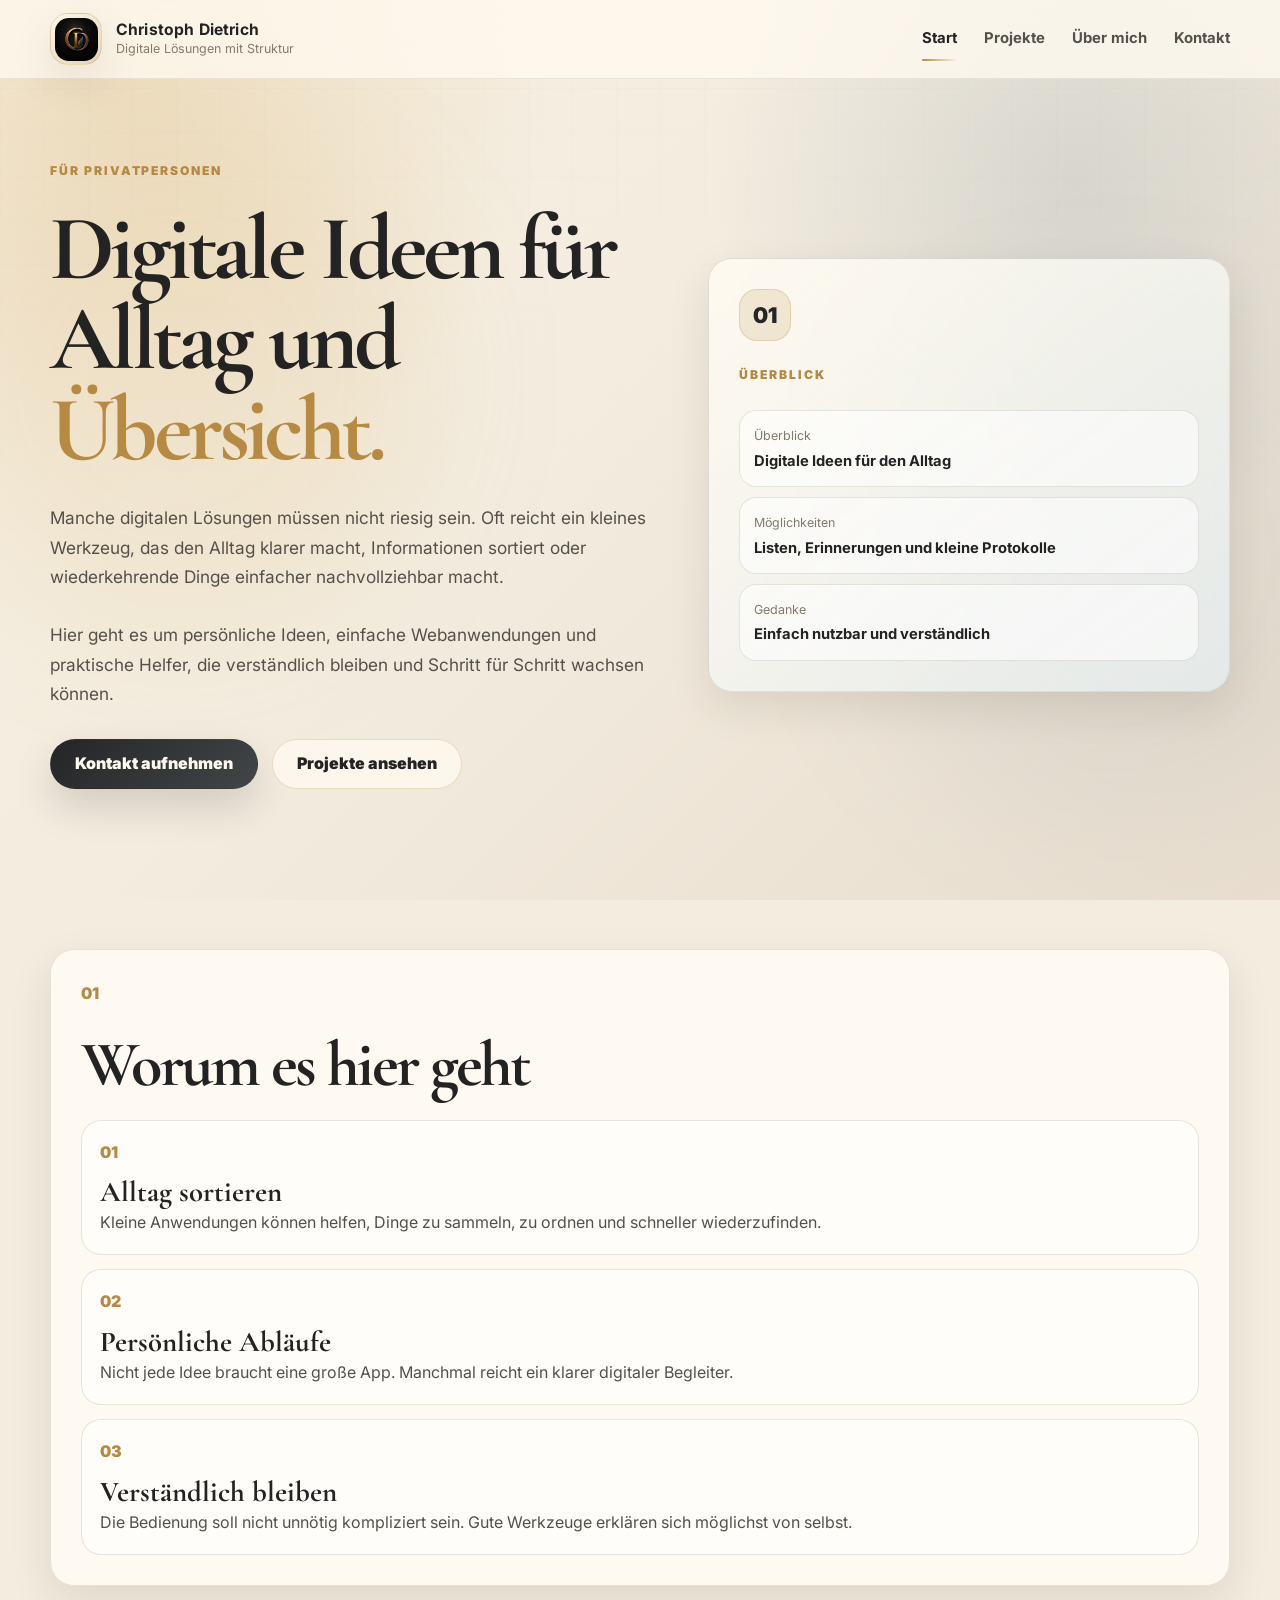
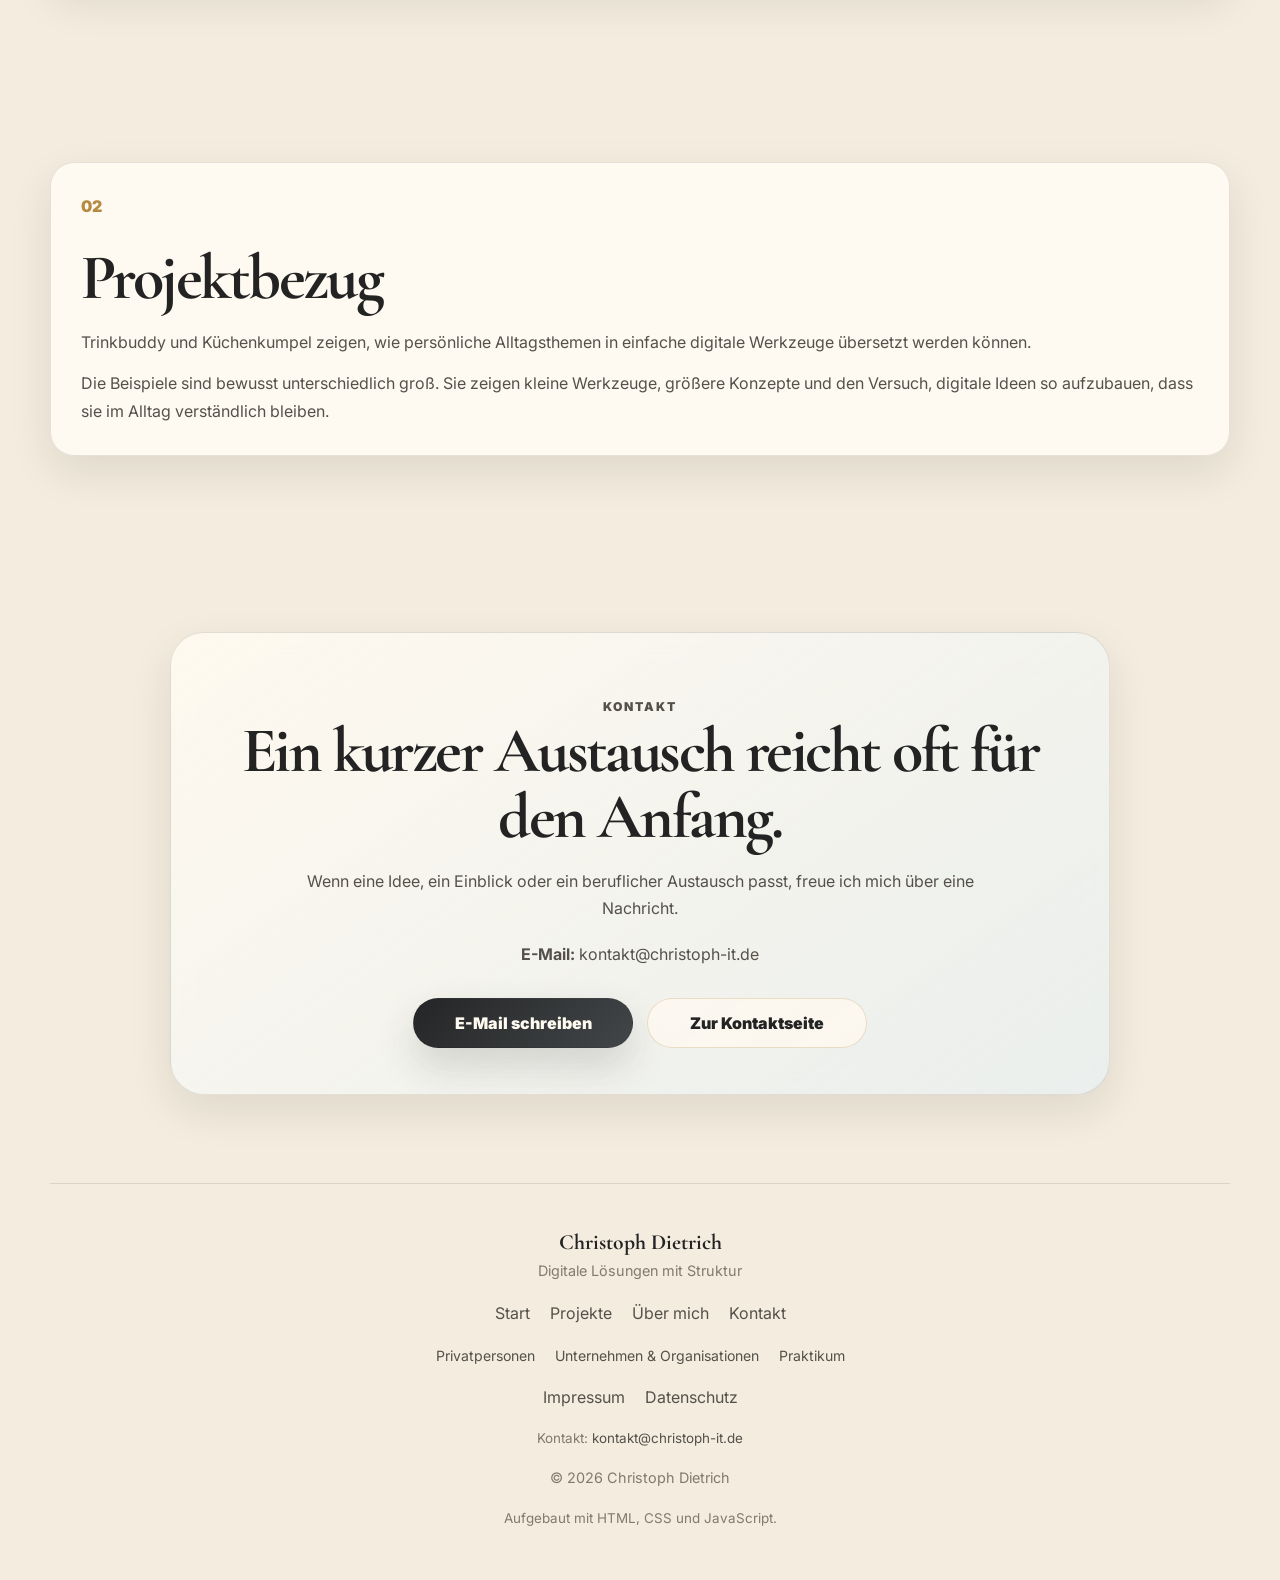
<file: privatpersonen/index.html>
<!DOCTYPE html>
<html lang="de">
<head>
  <meta charset="UTF-8" />
  <meta name="viewport" content="width=device-width, initial-scale=1.0" />
  <title>Für Privatpersonen | Christoph Dietrich</title>
  <meta name="description" content="Digitale Ideen, kleine Webanwendungen und praktische Helfer für Alltag, Übersicht und persönliche Abläufe." />
  <meta name="robots" content="index, follow" />
  <link rel="canonical" href="https://christoph-it.de/privatpersonen/" />
  <meta property="og:type" content="website" />
  <meta property="og:title" content="Für Privatpersonen | Christoph Dietrich" />
  <meta property="og:description" content="Digitale Ideen, kleine Webanwendungen und praktische Helfer für Alltag, Übersicht und persönliche Abläufe." />
  <meta property="og:url" content="https://christoph-it.de/privatpersonen/" />
  <meta property="og:image" content="https://christoph-it.de/assets/logo-icon.png" />
  <meta name="twitter:card" content="summary_large_image" />
  <meta name="theme-color" content="#f3ecdf" />
  <link rel="icon" type="image/png" href="../assets/favicon.png" />
  <link rel="stylesheet" href="../style.css" />
  <link rel="preconnect" href="https://fonts.googleapis.com" />
  <link rel="preconnect" href="https://fonts.gstatic.com" crossorigin />
  <link href="https://fonts.googleapis.com/css2?family=Cormorant+Garamond:wght@500;600;700&family=Inter:wght@400;500;600;700;800&display=swap" rel="stylesheet" />
</head>
<body>
  <div class="page-background" aria-hidden="true"><div class="ambient ambient-one"></div><div class="ambient ambient-two"></div></div>
  <header class="site-header" id="siteHeader">
    <nav class="navbar">
      <a href="../" class="brand" aria-label="Zur Startseite">
        <span class="brand-logo-shell"><img src="../assets/logo-icon.png" alt="Christoph Dietrich Logo" class="brand-logo" /></span>
        <span class="brand-text"><strong>Christoph Dietrich</strong><small>Digitale Lösungen mit Struktur</small></span>
      </a>
      <button class="menu-toggle" id="menuToggle" aria-label="Menü öffnen" type="button"><span></span><span></span><span></span></button>
      <div class="nav-links" id="navLinks">
        <a href="../">Start</a>
        <a href="../projekte/">Projekte</a>
        <a href="../ueber-mich/">Über mich</a>
        <a href="../kontakt/">Kontakt</a>
      </div>
    </nav>
  </header>
  <main>
    <section class="section page-hero">
      <div>
        <p class="signature">Für Privatpersonen</p>
        <h1>Digitale Ideen für Alltag und <span>Übersicht.</span></h1>
        <p class="page-hero-text">Manche digitalen Lösungen müssen nicht riesig sein. Oft reicht ein kleines Werkzeug, das den Alltag klarer macht, Informationen sortiert oder wiederkehrende Dinge einfacher nachvollziehbar macht.</p>
        <p class="page-hero-text">Hier geht es um persönliche Ideen, einfache Webanwendungen und praktische Helfer, die verständlich bleiben und Schritt für Schritt wachsen können.</p>
        <div class="hero-actions"><a href="../kontakt/" class="btn btn-primary">Kontakt aufnehmen</a><a href="../projekte/" class="btn btn-secondary">Projekte ansehen</a></div>
      </div>
      <aside class="page-panel"><div class="page-icon">01</div><p class="panel-label">Überblick</p><div class="panel-list">
        <div><span>Überblick</span><strong>Digitale Ideen für den Alltag</strong></div><div><span>Möglichkeiten</span><strong>Listen, Erinnerungen und kleine Protokolle</strong></div><div><span>Gedanke</span><strong>Einfach nutzbar und verständlich</strong></div>
      </div></aside>
    </section>
    <section class="section"><article class="text-card"><span class="card-number">01</span><h2>Worum es hier geht</h2><div class="feature-list">
          <article><span>01</span><h3>Alltag sortieren</h3><p>Kleine Anwendungen können helfen, Dinge zu sammeln, zu ordnen und schneller wiederzufinden.</p></article>
          <article><span>02</span><h3>Persönliche Abläufe</h3><p>Nicht jede Idee braucht eine große App. Manchmal reicht ein klarer digitaler Begleiter.</p></article>
          <article><span>03</span><h3>Verständlich bleiben</h3><p>Die Bedienung soll nicht unnötig kompliziert sein. Gute Werkzeuge erklären sich möglichst von selbst.</p></article>
      </div></article></section>
    <section class="section"><article class="text-card"><span class="card-number">02</span><h2>Projektbezug</h2><p>Trinkbuddy und Küchenkumpel zeigen, wie persönliche Alltagsthemen in einfache digitale Werkzeuge übersetzt werden können.</p><p>Die Beispiele sind bewusst unterschiedlich groß. Sie zeigen kleine Werkzeuge, größere Konzepte und den Versuch, digitale Ideen so aufzubauen, dass sie im Alltag verständlich bleiben.</p></article></section>
    <section class="section"><div class="cta-card"><p class="eyebrow">Kontakt</p><h2>Ein kurzer Austausch reicht oft für den Anfang.</h2><p>Wenn eine Idee, ein Einblick oder ein beruflicher Austausch passt, freue ich mich über eine Nachricht.</p><p><strong>E-Mail:</strong> <a href="mailto:kontakt@christoph-it.de">kontakt@christoph-it.de</a></p><div class="hero-actions"><a href="mailto:kontakt@christoph-it.de" class="btn btn-primary">E-Mail schreiben</a><a href="../kontakt/" class="btn btn-secondary">Zur Kontaktseite</a></div></div></section>
  </main>
  <footer class="footer">
    <div class="footer-inner">
      <div class="footer-brand"><strong>Christoph Dietrich</strong><span>Digitale Lösungen mit Struktur</span></div>
      <div class="footer-links">
        <a href="../">Start</a>
        <a href="../projekte/">Projekte</a>
        <a href="../ueber-mich/">Über mich</a>
        <a href="../kontakt/">Kontakt</a>
      </div>
      <div class="footer-links footer-secondary-links">
        <a href="./">Privatpersonen</a>
        <a href="../unternehmen-gewerbe/">Unternehmen & Organisationen</a>
        <a href="../praktikum-beruflicher-kontakt/">Praktikum</a>
      </div>
      <div class="footer-legal">
        <a href="../impressum/">Impressum</a>
        <a href="../datenschutz/">Datenschutz</a>
      </div>
      <p class="footer-tech">Kontakt: <a href="mailto:kontakt@christoph-it.de">kontakt@christoph-it.de</a></p>
      <p class="footer-copy">© <span id="year">2026</span> Christoph Dietrich</p>
      <p class="footer-tech">Aufgebaut mit HTML, CSS und JavaScript.</p>
    </div>
  </footer>
  <script src="../script.js"></script>
</body>
</html>
</file>
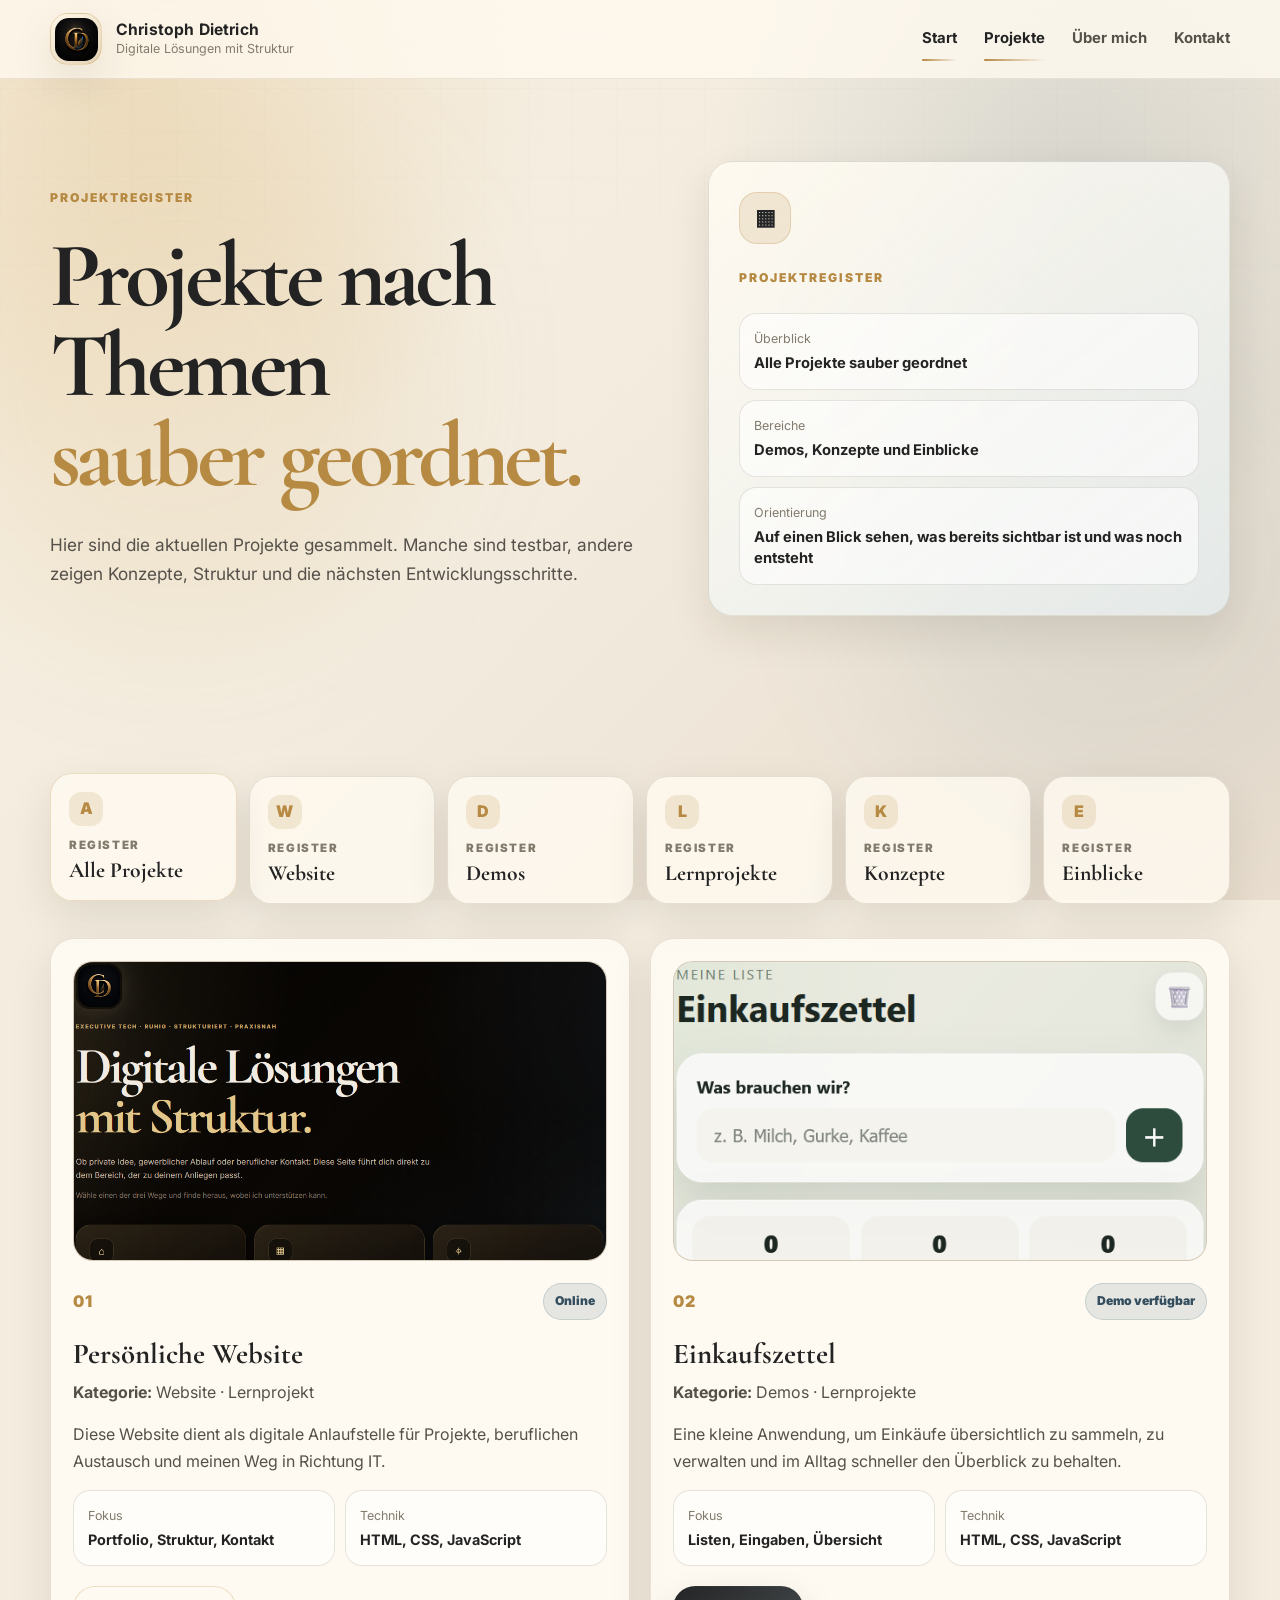
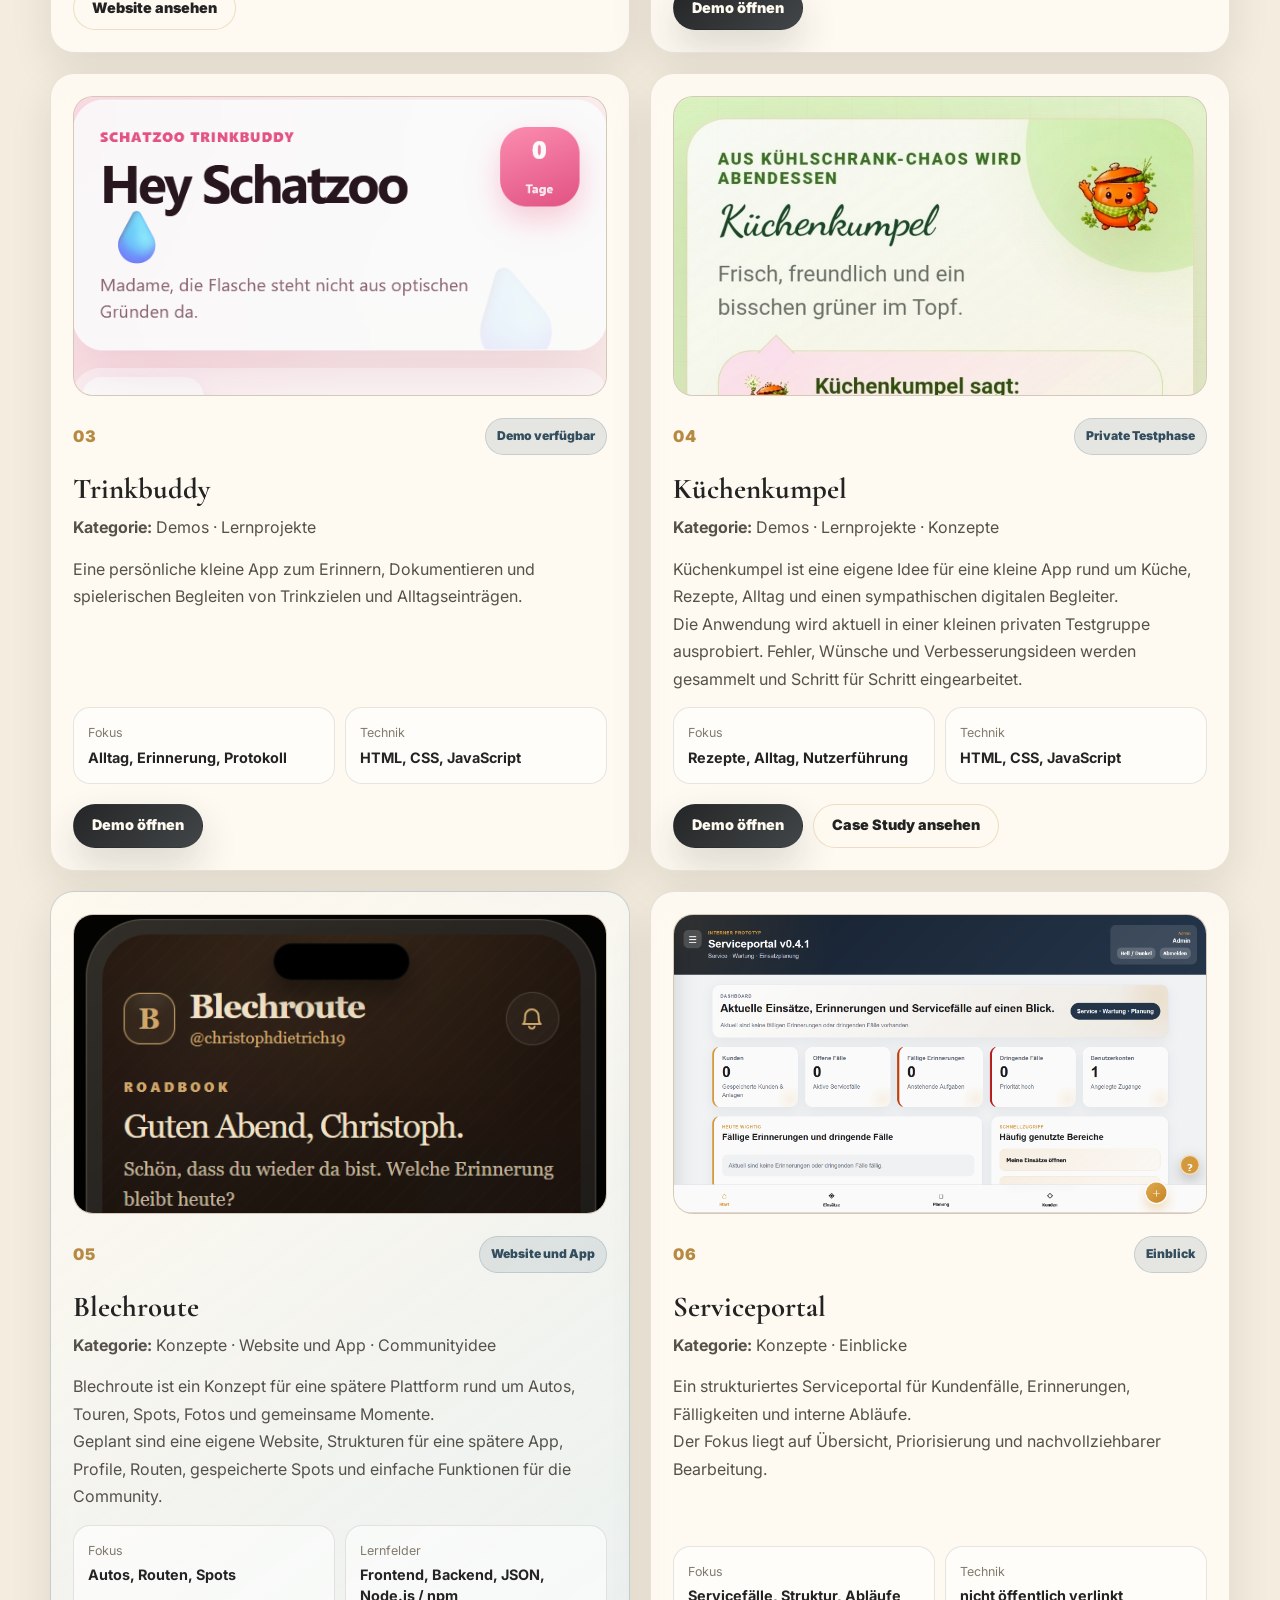
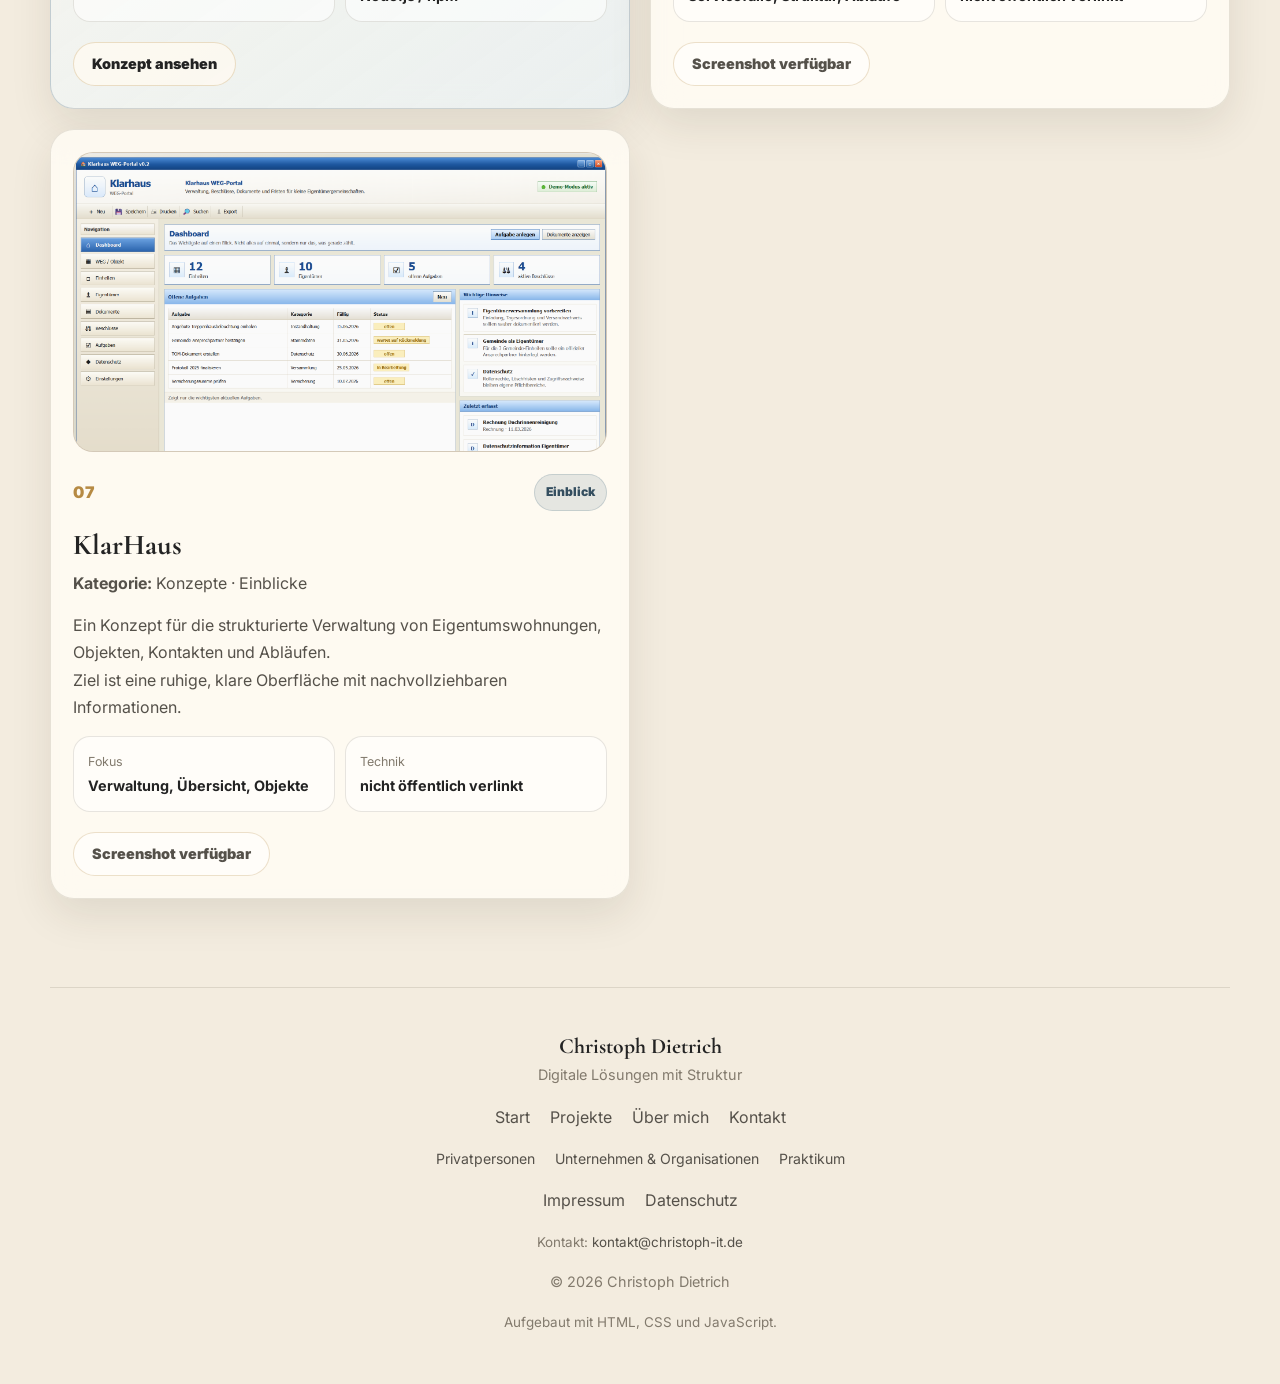
<file: projekte/index.html>
<!DOCTYPE html>
<html lang="de">
<head>
  <meta charset="UTF-8" />
  <meta name="viewport" content="width=device-width, initial-scale=1.0" />
  <title>Projekte | Christoph Dietrich</title>
  <meta name="description" content="Projektregister von Christoph Dietrich mit Website, Demos, Lernprojekten, Konzepten und Einblicken." />
  <meta name="robots" content="index, follow" />
  <link rel="canonical" href="https://christoph-it.de/projekte/" />
  <meta property="og:type" content="website" />
  <meta property="og:title" content="Projekte | Christoph Dietrich" />
  <meta property="og:description" content="Projektregister von Christoph Dietrich mit Website, Demos, Lernprojekten, Konzepten und Einblicken." />
  <meta property="og:url" content="https://christoph-it.de/projekte/" />
  <meta property="og:image" content="https://christoph-it.de/assets/logo-icon.png" />
  <meta name="twitter:card" content="summary_large_image" />
  <meta name="theme-color" content="#f3ecdf" />
  <link rel="icon" type="image/png" href="../assets/favicon.png" />
  <link rel="stylesheet" href="../style.css" />
  <link rel="preconnect" href="https://fonts.googleapis.com" />
  <link rel="preconnect" href="https://fonts.gstatic.com" crossorigin />
  <link href="https://fonts.googleapis.com/css2?family=Cormorant+Garamond:wght@500;600;700&family=Inter:wght@400;500;600;700;800&display=swap" rel="stylesheet" />
</head>
<body>
  <div class="page-background" aria-hidden="true"><div class="ambient ambient-one"></div><div class="ambient ambient-two"></div></div>
  <header class="site-header" id="siteHeader">
    <nav class="navbar">
      <a href="../" class="brand" aria-label="Zur Startseite">
        <span class="brand-logo-shell"><img src="../assets/logo-icon.png" alt="Christoph Dietrich Logo" class="brand-logo" /></span>
        <span class="brand-text"><strong>Christoph Dietrich</strong><small>Digitale Lösungen mit Struktur</small></span>
      </a>
      <button class="menu-toggle" id="menuToggle" aria-label="Menü öffnen" type="button"><span></span><span></span><span></span></button>
      <div class="nav-links" id="navLinks">
        <a href="../">Start</a>
        <a href="./">Projekte</a>
        <a href="../ueber-mich/">Über mich</a>
        <a href="../kontakt/">Kontakt</a>
      </div>
    </nav>
  </header>
  <main>
    <section class="section page-hero">
      <div><p class="signature">Projektregister</p><h1>Projekte nach Themen <span>sauber geordnet.</span></h1><p class="page-hero-text">Hier sind die aktuellen Projekte gesammelt. Manche sind testbar, andere zeigen Konzepte, Struktur und die nächsten Entwicklungsschritte.</p></div>
      <aside class="page-panel"><div class="page-icon">▦</div><p class="panel-label">Projektregister</p><div class="panel-list"><div><span>Überblick</span><strong>Alle Projekte sauber geordnet</strong></div><div><span>Bereiche</span><strong>Demos, Konzepte und Einblicke</strong></div><div><span>Orientierung</span><strong>Auf einen Blick sehen, was bereits sichtbar ist und was noch entsteht</strong></div></div></aside>
    </section>
    <section class="section"><div class="project-register-row">          <a href="./" class="project-register-tab active"><span class="project-register-letter">A</span><small>Register</small><strong>Alle Projekte</strong></a>
          <a href="website/" class="project-register-tab "><span class="project-register-letter">W</span><small>Register</small><strong>Website</strong></a>
          <a href="demos/" class="project-register-tab "><span class="project-register-letter">D</span><small>Register</small><strong>Demos</strong></a>
          <a href="lernprojekte/" class="project-register-tab "><span class="project-register-letter">L</span><small>Register</small><strong>Lernprojekte</strong></a>
          <a href="konzepte/" class="project-register-tab "><span class="project-register-letter">K</span><small>Register</small><strong>Konzepte</strong></a>
          <a href="einblicke/" class="project-register-tab "><span class="project-register-letter">E</span><small>Register</small><strong>Einblicke</strong></a></div><div class="projects-grid">        <article class="project-card">
          <div class="project-preview"><img src="../assets/project-website.png" alt="Screenshot der persönlichen Website" /></div>
          <div class="project-head"><span class="project-index">01</span><span class="project-state">Online</span></div>
          <h3>Persönliche Website</h3>
          <p class="project-category-line"><strong>Kategorie:</strong> Website · Lernprojekt</p>
          <p>Diese Website dient als digitale Anlaufstelle für Projekte, beruflichen Austausch und meinen Weg in Richtung IT.</p>
          <div class="project-data">
            <div><span>Fokus</span><strong>Portfolio, Struktur, Kontakt</strong></div>
            <div><span>Technik</span><strong>HTML, CSS, JavaScript</strong></div>
          </div>
          <div class="project-actions">
<a class="btn btn-secondary project-action-btn" href="../">Website ansehen</a>
          </div>
        </article>
        <article class="project-card">
          <div class="project-preview"><img src="../assets/project-einkaufszettel.png" alt="Screenshot der Einkaufszettel App" /></div>
          <div class="project-head"><span class="project-index">02</span><span class="project-state">Demo verfügbar</span></div>
          <h3>Einkaufszettel</h3>
          <p class="project-category-line"><strong>Kategorie:</strong> Demos · Lernprojekte</p>
          <p>Eine kleine Anwendung, um Einkäufe übersichtlich zu sammeln, zu verwalten und im Alltag schneller den Überblick zu behalten.</p>
          <div class="project-data">
            <div><span>Fokus</span><strong>Listen, Eingaben, Übersicht</strong></div>
            <div><span>Technik</span><strong>HTML, CSS, JavaScript</strong></div>
          </div>
          <div class="project-actions">
<a class="btn btn-primary project-action-btn" href="https://einkaufszettel-projekt.netlify.app/" target="_blank" rel="noopener noreferrer">Demo öffnen</a>
          </div>
        </article>
        <article class="project-card">
          <div class="project-preview"><img src="../assets/project-trinkbuddy.png" alt="Screenshot der Trinkbuddy App" /></div>
          <div class="project-head"><span class="project-index">03</span><span class="project-state">Demo verfügbar</span></div>
          <h3>Trinkbuddy</h3>
          <p class="project-category-line"><strong>Kategorie:</strong> Demos · Lernprojekte</p>
          <p>Eine persönliche kleine App zum Erinnern, Dokumentieren und spielerischen Begleiten von Trinkzielen und Alltagseinträgen.</p>
          <div class="project-data">
            <div><span>Fokus</span><strong>Alltag, Erinnerung, Protokoll</strong></div>
            <div><span>Technik</span><strong>HTML, CSS, JavaScript</strong></div>
          </div>
          <div class="project-actions">
<a class="btn btn-primary project-action-btn" href="https://trinkbuddy.netlify.app/" target="_blank" rel="noopener noreferrer">Demo öffnen</a>
          </div>
        </article>
        <article class="project-card">
          <div class="project-preview"><img src="../assets/project-kuechenkumpel.png" alt="Screenshot der Küchenkumpel App" /></div>
          <div class="project-head"><span class="project-index">04</span><span class="project-state">Private Testphase</span></div>
          <h3>Küchenkumpel</h3>
          <p class="project-category-line"><strong>Kategorie:</strong> Demos · Lernprojekte · Konzepte</p>
          <p>Küchenkumpel ist eine eigene Idee für eine kleine App rund um Küche, Rezepte, Alltag und einen sympathischen digitalen Begleiter.</p>
          <p>Die Anwendung wird aktuell in einer kleinen privaten Testgruppe ausprobiert. Fehler, Wünsche und Verbesserungsideen werden gesammelt und Schritt für Schritt eingearbeitet.</p>
          <div class="project-data">
            <div><span>Fokus</span><strong>Rezepte, Alltag, Nutzerführung</strong></div>
            <div><span>Technik</span><strong>HTML, CSS, JavaScript</strong></div>
          </div>
          <div class="project-actions">
<a class="btn btn-primary project-action-btn" href="https://christophdietrich19-dot.github.io/Kuechenkumpel/" target="_blank" rel="noopener noreferrer">Demo öffnen</a>
            <a class="btn btn-secondary project-action-btn" href="kuechenkumpel/">Case Study ansehen</a>
          </div>
        </article>
        <article class="project-card project-highlight">
          <div class="project-preview"><img src="../assets/project-blechroute.png" alt="Konzeptbild zu Blechroute" /></div>
          <div class="project-head"><span class="project-index">05</span><span class="project-state">Website und App</span></div>
          <h3>Blechroute</h3>
          <p class="project-category-line"><strong>Kategorie:</strong> Konzepte · Website und App · Communityidee</p>
          <p>Blechroute ist ein Konzept für eine spätere Plattform rund um Autos, Touren, Spots, Fotos und gemeinsame Momente.</p>
          <p>Geplant sind eine eigene Website, Strukturen für eine spätere App, Profile, Routen, gespeicherte Spots und einfache Funktionen für die Community.</p>
          <div class="project-data">
            <div><span>Fokus</span><strong>Autos, Routen, Spots</strong></div>
            <div><span>Lernfelder</span><strong>Frontend, Backend, JSON, Node.js / npm</strong></div>
          </div>
          <div class="project-actions">
<a class="btn btn-secondary project-action-btn" href="konzepte/">Konzept ansehen</a>
          </div>
        </article>
        <article class="project-card">
          <div class="project-preview"><img src="../assets/project-serviceportal.png" alt="Screenshot des Serviceportals" /></div>
          <div class="project-head"><span class="project-index">06</span><span class="project-state">Einblick</span></div>
          <h3>Serviceportal</h3>
          <p class="project-category-line"><strong>Kategorie:</strong> Konzepte · Einblicke</p>
          <p>Ein strukturiertes Serviceportal für Kundenfälle, Erinnerungen, Fälligkeiten und interne Abläufe.</p>
          <p>Der Fokus liegt auf Übersicht, Priorisierung und nachvollziehbarer Bearbeitung.</p>
          <div class="project-data">
            <div><span>Fokus</span><strong>Servicefälle, Struktur, Abläufe</strong></div>
            <div><span>Technik</span><strong>nicht öffentlich verlinkt</strong></div>
          </div>
          <div class="project-actions">
<span class="project-static-action">Screenshot verfügbar</span>
          </div>
        </article>
        <article class="project-card">
          <div class="project-preview"><img src="../assets/project-klarhaus.png" alt="Screenshot von KlarHaus" /></div>
          <div class="project-head"><span class="project-index">07</span><span class="project-state">Einblick</span></div>
          <h3>KlarHaus</h3>
          <p class="project-category-line"><strong>Kategorie:</strong> Konzepte · Einblicke</p>
          <p>Ein Konzept für die strukturierte Verwaltung von Eigentumswohnungen, Objekten, Kontakten und Abläufen.</p>
          <p>Ziel ist eine ruhige, klare Oberfläche mit nachvollziehbaren Informationen.</p>
          <div class="project-data">
            <div><span>Fokus</span><strong>Verwaltung, Übersicht, Objekte</strong></div>
            <div><span>Technik</span><strong>nicht öffentlich verlinkt</strong></div>
          </div>
          <div class="project-actions">
<span class="project-static-action">Screenshot verfügbar</span>
          </div>
        </article></div></section>
  </main>
  <footer class="footer">
    <div class="footer-inner">
      <div class="footer-brand"><strong>Christoph Dietrich</strong><span>Digitale Lösungen mit Struktur</span></div>
      <div class="footer-links">
        <a href="../">Start</a>
        <a href="./">Projekte</a>
        <a href="../ueber-mich/">Über mich</a>
        <a href="../kontakt/">Kontakt</a>
      </div>
      <div class="footer-links footer-secondary-links">
        <a href="../privatpersonen/">Privatpersonen</a>
        <a href="../unternehmen-gewerbe/">Unternehmen & Organisationen</a>
        <a href="../praktikum-beruflicher-kontakt/">Praktikum</a>
      </div>
      <div class="footer-legal">
        <a href="../impressum/">Impressum</a>
        <a href="../datenschutz/">Datenschutz</a>
      </div>
      <p class="footer-tech">Kontakt: <a href="mailto:kontakt@christoph-it.de">kontakt@christoph-it.de</a></p>
      <p class="footer-copy">© <span id="year">2026</span> Christoph Dietrich</p>
      <p class="footer-tech">Aufgebaut mit HTML, CSS und JavaScript.</p>
    </div>
  </footer>
  <script src="../script.js"></script>
</body>
</html>
</file>
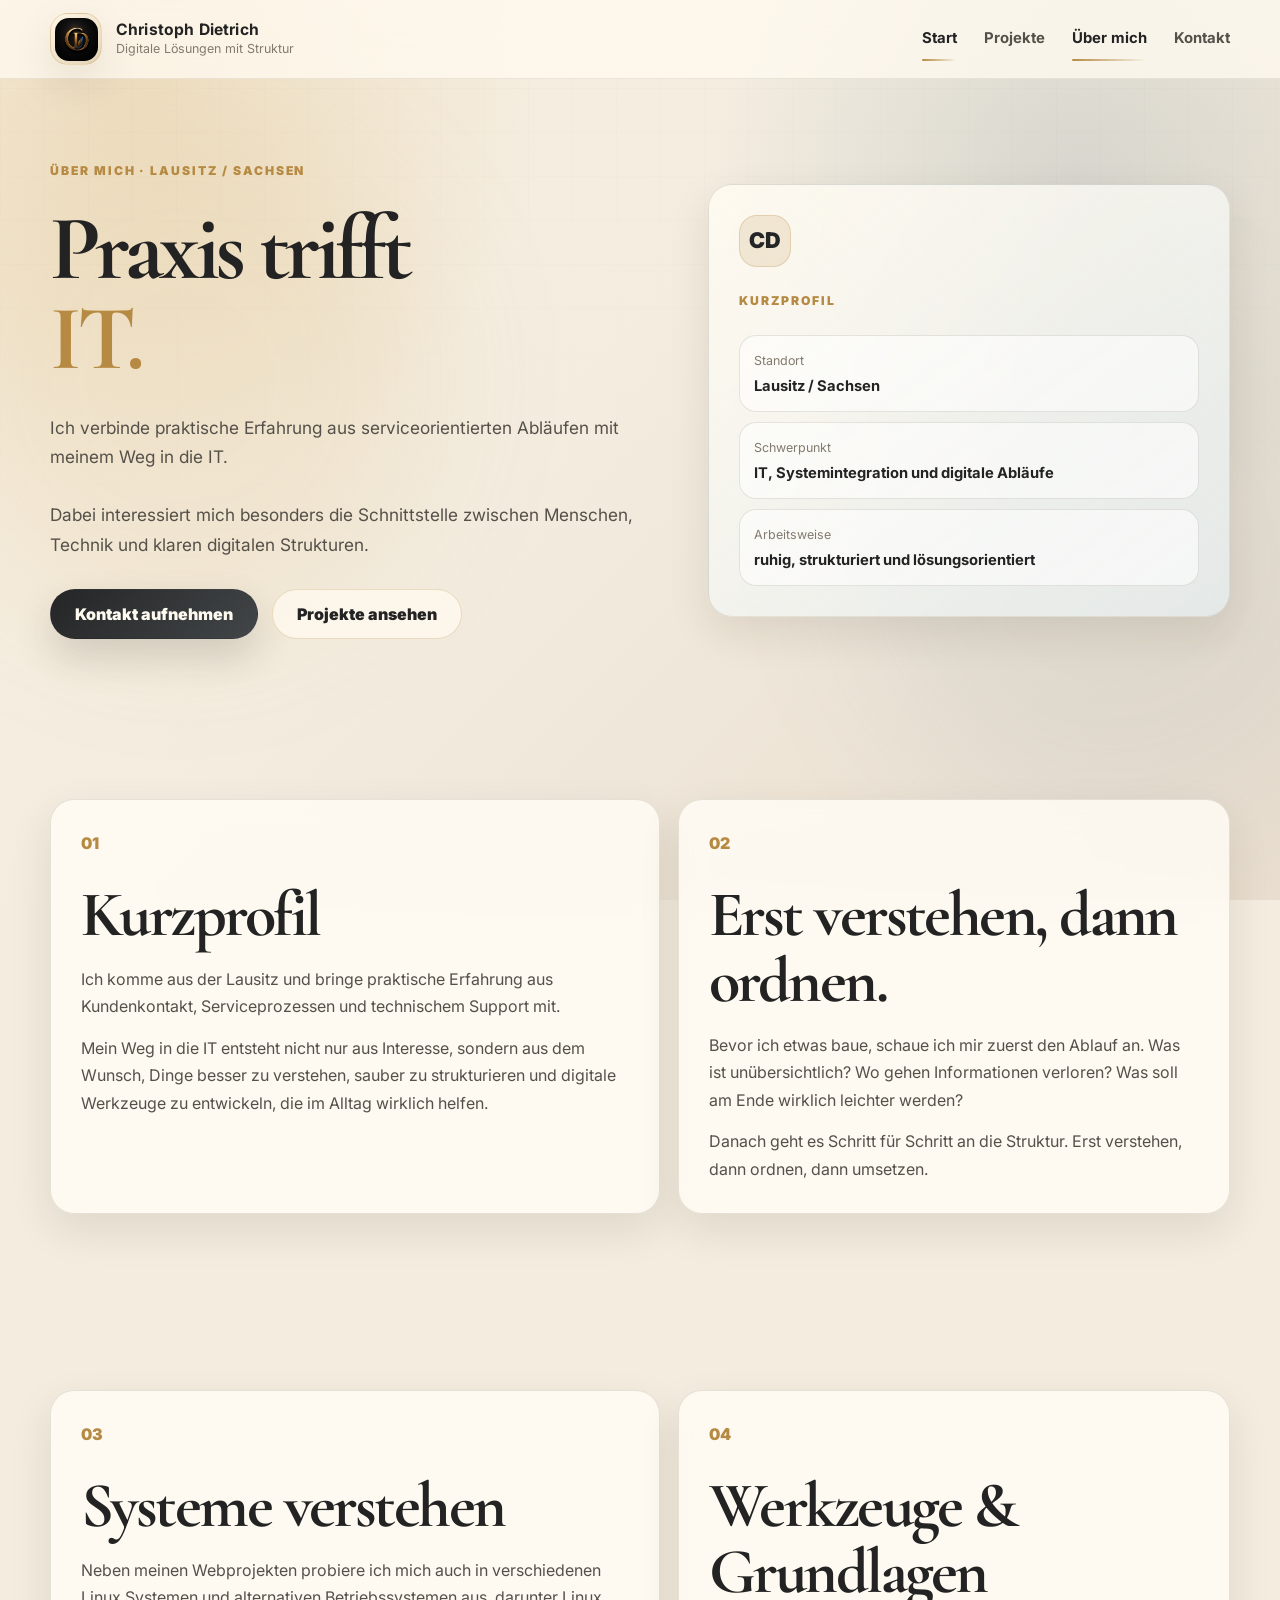
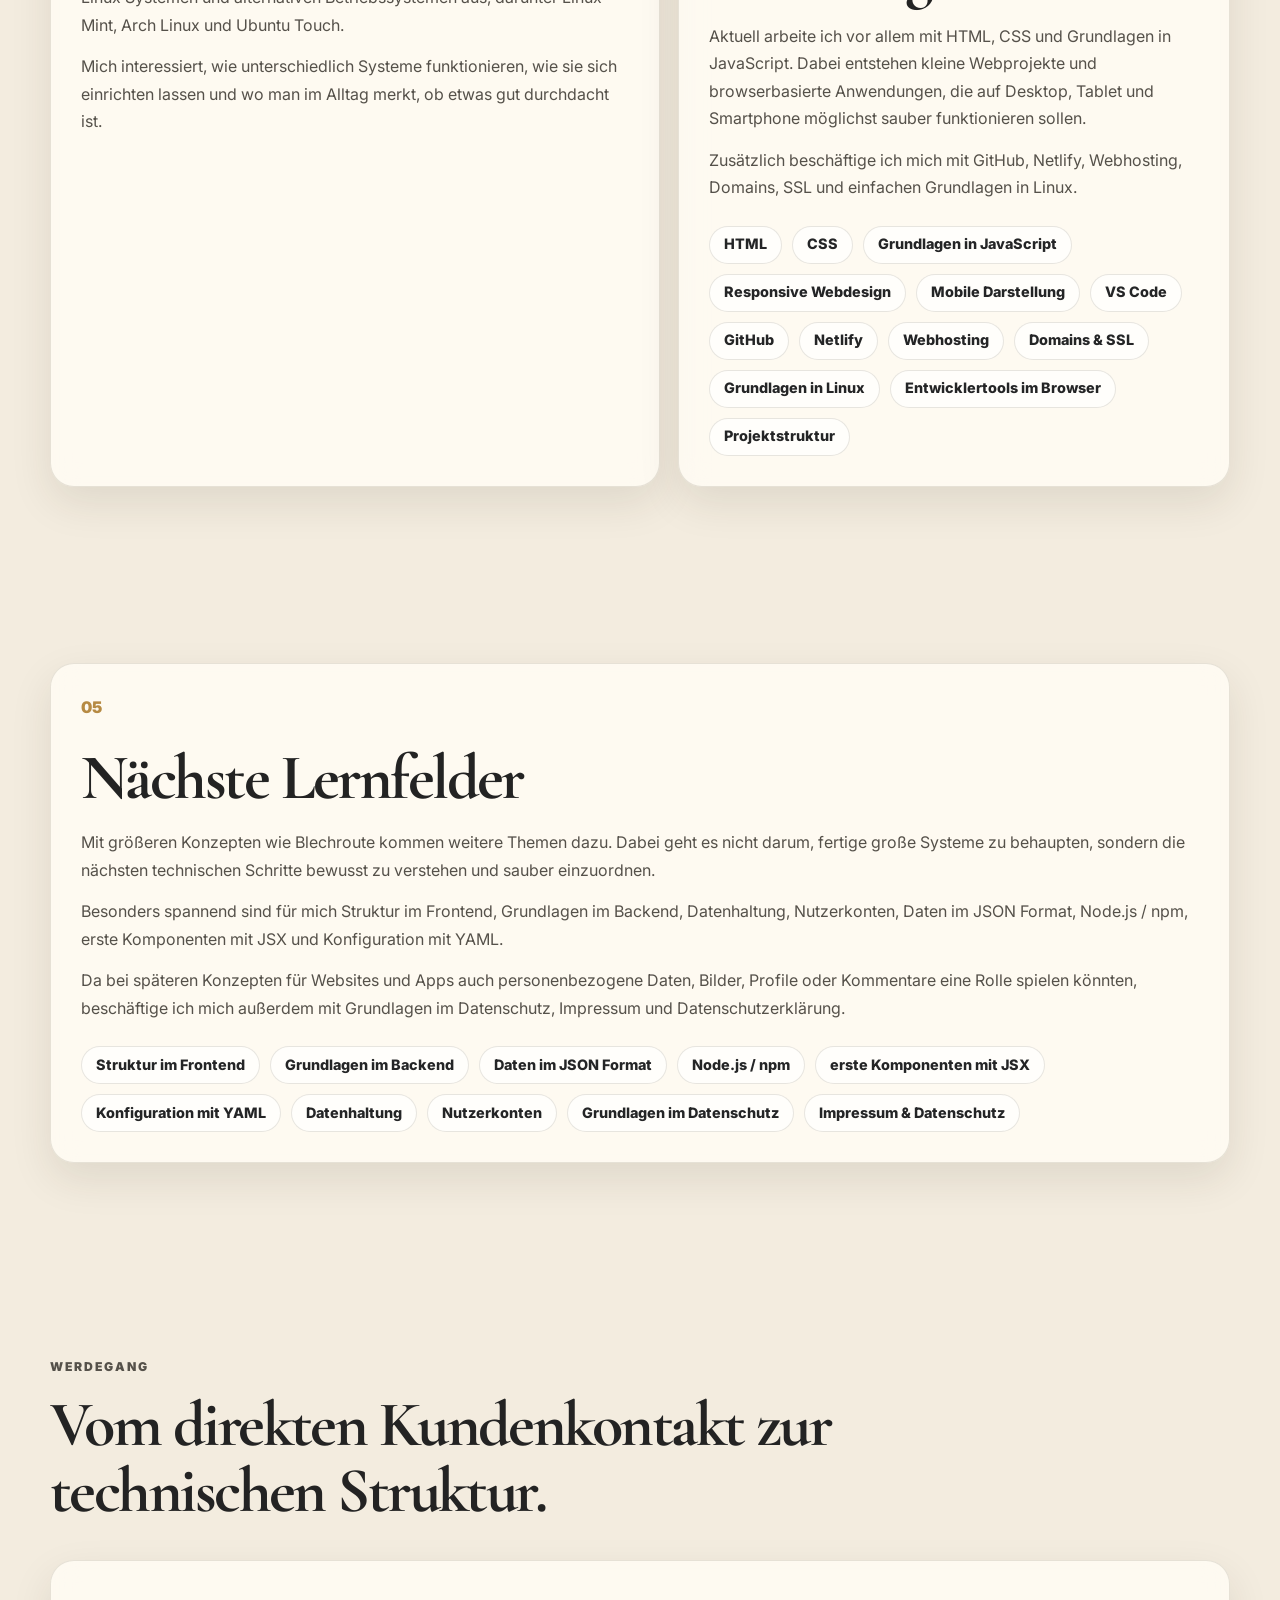
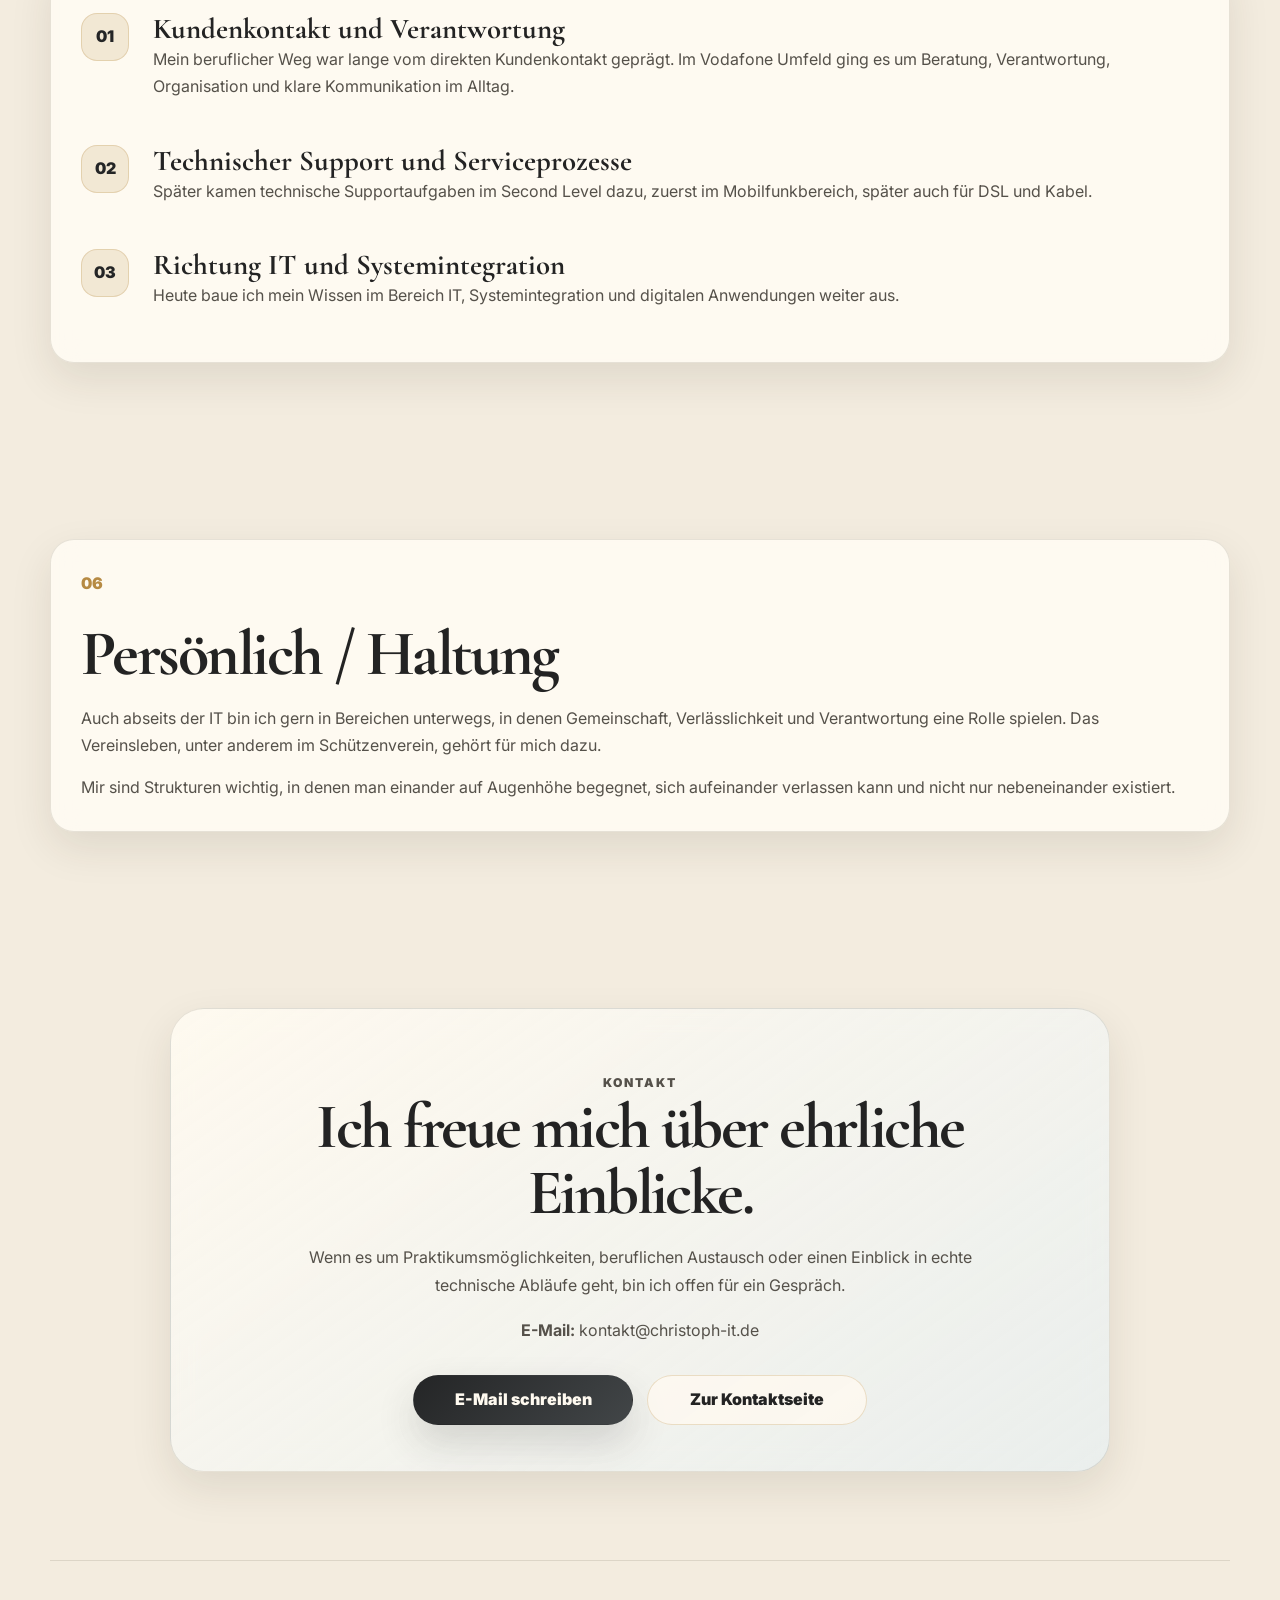
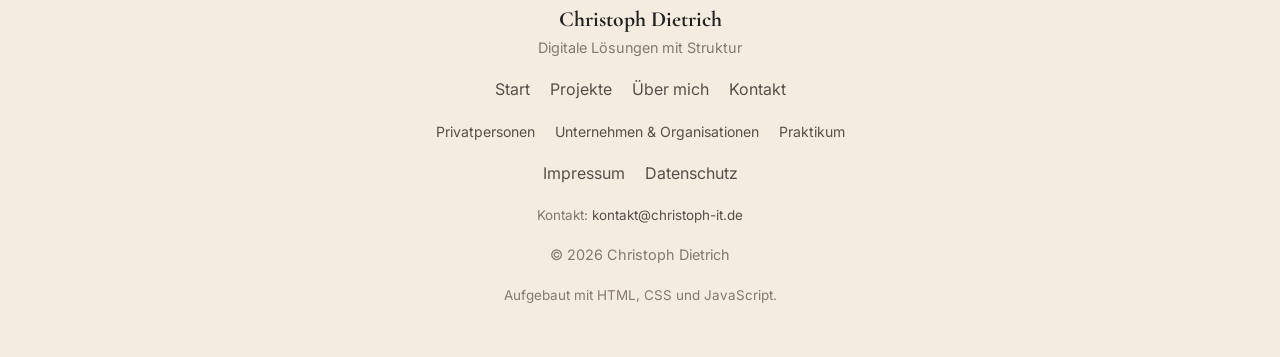
<file: ueber-mich/index.html>
<!DOCTYPE html>
<html lang="de">
<head>
  <meta charset="UTF-8" />
  <meta name="viewport" content="width=device-width, initial-scale=1.0" />
  <title>Über mich | Christoph Dietrich</title>
  <meta name="description" content="Über Christoph Dietrich, praktische Erfahrung, Richtung IT, Webprojekte und digitale Lernfelder." />
  <meta name="robots" content="index, follow" />
  <link rel="canonical" href="https://christoph-it.de/ueber-mich/" />
  <meta property="og:type" content="website" />
  <meta property="og:title" content="Über mich | Christoph Dietrich" />
  <meta property="og:description" content="Über Christoph Dietrich, praktische Erfahrung, Richtung IT, Webprojekte und digitale Lernfelder." />
  <meta property="og:url" content="https://christoph-it.de/ueber-mich/" />
  <meta property="og:image" content="https://christoph-it.de/assets/logo-icon.png" />
  <meta name="twitter:card" content="summary_large_image" />
  <meta name="theme-color" content="#f3ecdf" />
  <link rel="icon" type="image/png" href="../assets/favicon.png" />
  <link rel="stylesheet" href="../style.css" />
  <link rel="preconnect" href="https://fonts.googleapis.com" />
  <link rel="preconnect" href="https://fonts.gstatic.com" crossorigin />
  <link href="https://fonts.googleapis.com/css2?family=Cormorant+Garamond:wght@500;600;700&family=Inter:wght@400;500;600;700;800&display=swap" rel="stylesheet" />
</head>
<body>
  <div class="page-background" aria-hidden="true"><div class="ambient ambient-one"></div><div class="ambient ambient-two"></div></div>
  <header class="site-header" id="siteHeader">
    <nav class="navbar">
      <a href="../" class="brand" aria-label="Zur Startseite">
        <span class="brand-logo-shell"><img src="../assets/logo-icon.png" alt="Christoph Dietrich Logo" class="brand-logo" /></span>
        <span class="brand-text"><strong>Christoph Dietrich</strong><small>Digitale Lösungen mit Struktur</small></span>
      </a>
      <button class="menu-toggle" id="menuToggle" aria-label="Menü öffnen" type="button"><span></span><span></span><span></span></button>
      <div class="nav-links" id="navLinks">
        <a href="../">Start</a>
        <a href="../projekte/">Projekte</a>
        <a href="./">Über mich</a>
        <a href="../kontakt/">Kontakt</a>
      </div>
    </nav>
  </header>
  <main>
    <section class="section page-hero">
      <div><p class="signature">Über mich · Lausitz / Sachsen</p><h1>Praxis trifft <span>IT.</span></h1><p class="page-hero-text">Ich verbinde praktische Erfahrung aus serviceorientierten Abläufen mit meinem Weg in die IT.</p><p class="page-hero-text">Dabei interessiert mich besonders die Schnittstelle zwischen Menschen, Technik und klaren digitalen Strukturen.</p><div class="hero-actions"><a href="../kontakt/" class="btn btn-primary">Kontakt aufnehmen</a><a href="../projekte/" class="btn btn-secondary">Projekte ansehen</a></div></div>
      <aside class="page-panel"><div class="page-icon">CD</div><p class="panel-label">Kurzprofil</p><div class="panel-list"><div><span>Standort</span><strong>Lausitz / Sachsen</strong></div><div><span>Schwerpunkt</span><strong>IT, Systemintegration und digitale Abläufe</strong></div><div><span>Arbeitsweise</span><strong>ruhig, strukturiert und lösungsorientiert</strong></div></div></aside>
    </section>
    <section class="section"><div class="content-grid"><article class="text-card"><span class="card-number">01</span><h2>Kurzprofil</h2><p>Ich komme aus der Lausitz und bringe praktische Erfahrung aus Kundenkontakt, Serviceprozessen und technischem Support mit.</p><p>Mein Weg in die IT entsteht nicht nur aus Interesse, sondern aus dem Wunsch, Dinge besser zu verstehen, sauber zu strukturieren und digitale Werkzeuge zu entwickeln, die im Alltag wirklich helfen.</p></article><article class="text-card"><span class="card-number">02</span><h2>Erst verstehen, dann ordnen.</h2><p>Bevor ich etwas baue, schaue ich mir zuerst den Ablauf an. Was ist unübersichtlich? Wo gehen Informationen verloren? Was soll am Ende wirklich leichter werden?</p><p>Danach geht es Schritt für Schritt an die Struktur. Erst verstehen, dann ordnen, dann umsetzen.</p></article></div></section>
    <section class="section"><div class="content-grid"><article class="text-card"><span class="card-number">03</span><h2>Systeme verstehen</h2><p>Neben meinen Webprojekten probiere ich mich auch in verschiedenen Linux Systemen und alternativen Betriebssystemen aus, darunter Linux Mint, Arch Linux und Ubuntu Touch.</p><p>Mich interessiert, wie unterschiedlich Systeme funktionieren, wie sie sich einrichten lassen und wo man im Alltag merkt, ob etwas gut durchdacht ist.</p></article><article class="text-card"><span class="card-number">04</span><h2>Werkzeuge & Grundlagen</h2><p>Aktuell arbeite ich vor allem mit HTML, CSS und Grundlagen in JavaScript. Dabei entstehen kleine Webprojekte und browserbasierte Anwendungen, die auf Desktop, Tablet und Smartphone möglichst sauber funktionieren sollen.</p><p>Zusätzlich beschäftige ich mich mit GitHub, Netlify, Webhosting, Domains, SSL und einfachen Grundlagen in Linux.</p><div class="tech-list">            <span class="tech-pill">HTML</span>
            <span class="tech-pill">CSS</span>
            <span class="tech-pill">Grundlagen in JavaScript</span>
            <span class="tech-pill">Responsive Webdesign</span>
            <span class="tech-pill">Mobile Darstellung</span>
            <span class="tech-pill">VS Code</span>
            <span class="tech-pill">GitHub</span>
            <span class="tech-pill">Netlify</span>
            <span class="tech-pill">Webhosting</span>
            <span class="tech-pill">Domains &amp; SSL</span>
            <span class="tech-pill">Grundlagen in Linux</span>
            <span class="tech-pill">Entwicklertools im Browser</span>
            <span class="tech-pill">Projektstruktur</span></div></article></div></section>
    <section class="section"><article class="text-card"><span class="card-number">05</span><h2>Nächste Lernfelder</h2><p>Mit größeren Konzepten wie Blechroute kommen weitere Themen dazu. Dabei geht es nicht darum, fertige große Systeme zu behaupten, sondern die nächsten technischen Schritte bewusst zu verstehen und sauber einzuordnen.</p><p>Besonders spannend sind für mich Struktur im Frontend, Grundlagen im Backend, Datenhaltung, Nutzerkonten, Daten im JSON Format, Node.js / npm, erste Komponenten mit JSX und Konfiguration mit YAML.</p><p>Da bei späteren Konzepten für Websites und Apps auch personenbezogene Daten, Bilder, Profile oder Kommentare eine Rolle spielen könnten, beschäftige ich mich außerdem mit Grundlagen im Datenschutz, Impressum und Datenschutzerklärung.</p><div class="tech-list">            <span class="tech-pill">Struktur im Frontend</span>
            <span class="tech-pill">Grundlagen im Backend</span>
            <span class="tech-pill">Daten im JSON Format</span>
            <span class="tech-pill">Node.js / npm</span>
            <span class="tech-pill">erste Komponenten mit JSX</span>
            <span class="tech-pill">Konfiguration mit YAML</span>
            <span class="tech-pill">Datenhaltung</span>
            <span class="tech-pill">Nutzerkonten</span>
            <span class="tech-pill">Grundlagen im Datenschutz</span>
            <span class="tech-pill">Impressum &amp; Datenschutz</span></div></article></section>
    <section class="section"><div class="section-heading"><p class="eyebrow">Werdegang</p><h2>Vom direkten Kundenkontakt zur technischen Struktur.</h2></div><div class="career-card"><article class="career-item"><span>01</span><div><h3>Kundenkontakt und Verantwortung</h3><p>Mein beruflicher Weg war lange vom direkten Kundenkontakt geprägt. Im Vodafone Umfeld ging es um Beratung, Verantwortung, Organisation und klare Kommunikation im Alltag.</p></div></article><article class="career-item"><span>02</span><div><h3>Technischer Support und Serviceprozesse</h3><p>Später kamen technische Supportaufgaben im Second Level dazu, zuerst im Mobilfunkbereich, später auch für DSL und Kabel.</p></div></article><article class="career-item"><span>03</span><div><h3>Richtung IT und Systemintegration</h3><p>Heute baue ich mein Wissen im Bereich IT, Systemintegration und digitalen Anwendungen weiter aus.</p></div></article></div></section>
    <section class="section"><article class="text-card"><span class="card-number">06</span><h2>Persönlich / Haltung</h2><p>Auch abseits der IT bin ich gern in Bereichen unterwegs, in denen Gemeinschaft, Verlässlichkeit und Verantwortung eine Rolle spielen. Das Vereinsleben, unter anderem im Schützenverein, gehört für mich dazu.</p><p>Mir sind Strukturen wichtig, in denen man einander auf Augenhöhe begegnet, sich aufeinander verlassen kann und nicht nur nebeneinander existiert.</p></article></section>
    <section class="section"><div class="cta-card"><p class="eyebrow">Kontakt</p><h2>Ich freue mich über ehrliche Einblicke.</h2><p>Wenn es um Praktikumsmöglichkeiten, beruflichen Austausch oder einen Einblick in echte technische Abläufe geht, bin ich offen für ein Gespräch.</p><p><strong>E-Mail:</strong> <a href="mailto:kontakt@christoph-it.de">kontakt@christoph-it.de</a></p><div class="hero-actions"><a href="mailto:kontakt@christoph-it.de" class="btn btn-primary">E-Mail schreiben</a><a href="../kontakt/" class="btn btn-secondary">Zur Kontaktseite</a></div></div></section>
  </main>
  <footer class="footer">
    <div class="footer-inner">
      <div class="footer-brand"><strong>Christoph Dietrich</strong><span>Digitale Lösungen mit Struktur</span></div>
      <div class="footer-links">
        <a href="../">Start</a>
        <a href="../projekte/">Projekte</a>
        <a href="./">Über mich</a>
        <a href="../kontakt/">Kontakt</a>
      </div>
      <div class="footer-links footer-secondary-links">
        <a href="../privatpersonen/">Privatpersonen</a>
        <a href="../unternehmen-gewerbe/">Unternehmen & Organisationen</a>
        <a href="../praktikum-beruflicher-kontakt/">Praktikum</a>
      </div>
      <div class="footer-legal">
        <a href="../impressum/">Impressum</a>
        <a href="../datenschutz/">Datenschutz</a>
      </div>
      <p class="footer-tech">Kontakt: <a href="mailto:kontakt@christoph-it.de">kontakt@christoph-it.de</a></p>
      <p class="footer-copy">© <span id="year">2026</span> Christoph Dietrich</p>
      <p class="footer-tech">Aufgebaut mit HTML, CSS und JavaScript.</p>
    </div>
  </footer>
  <script src="../script.js"></script>
</body>
</html>
</file>
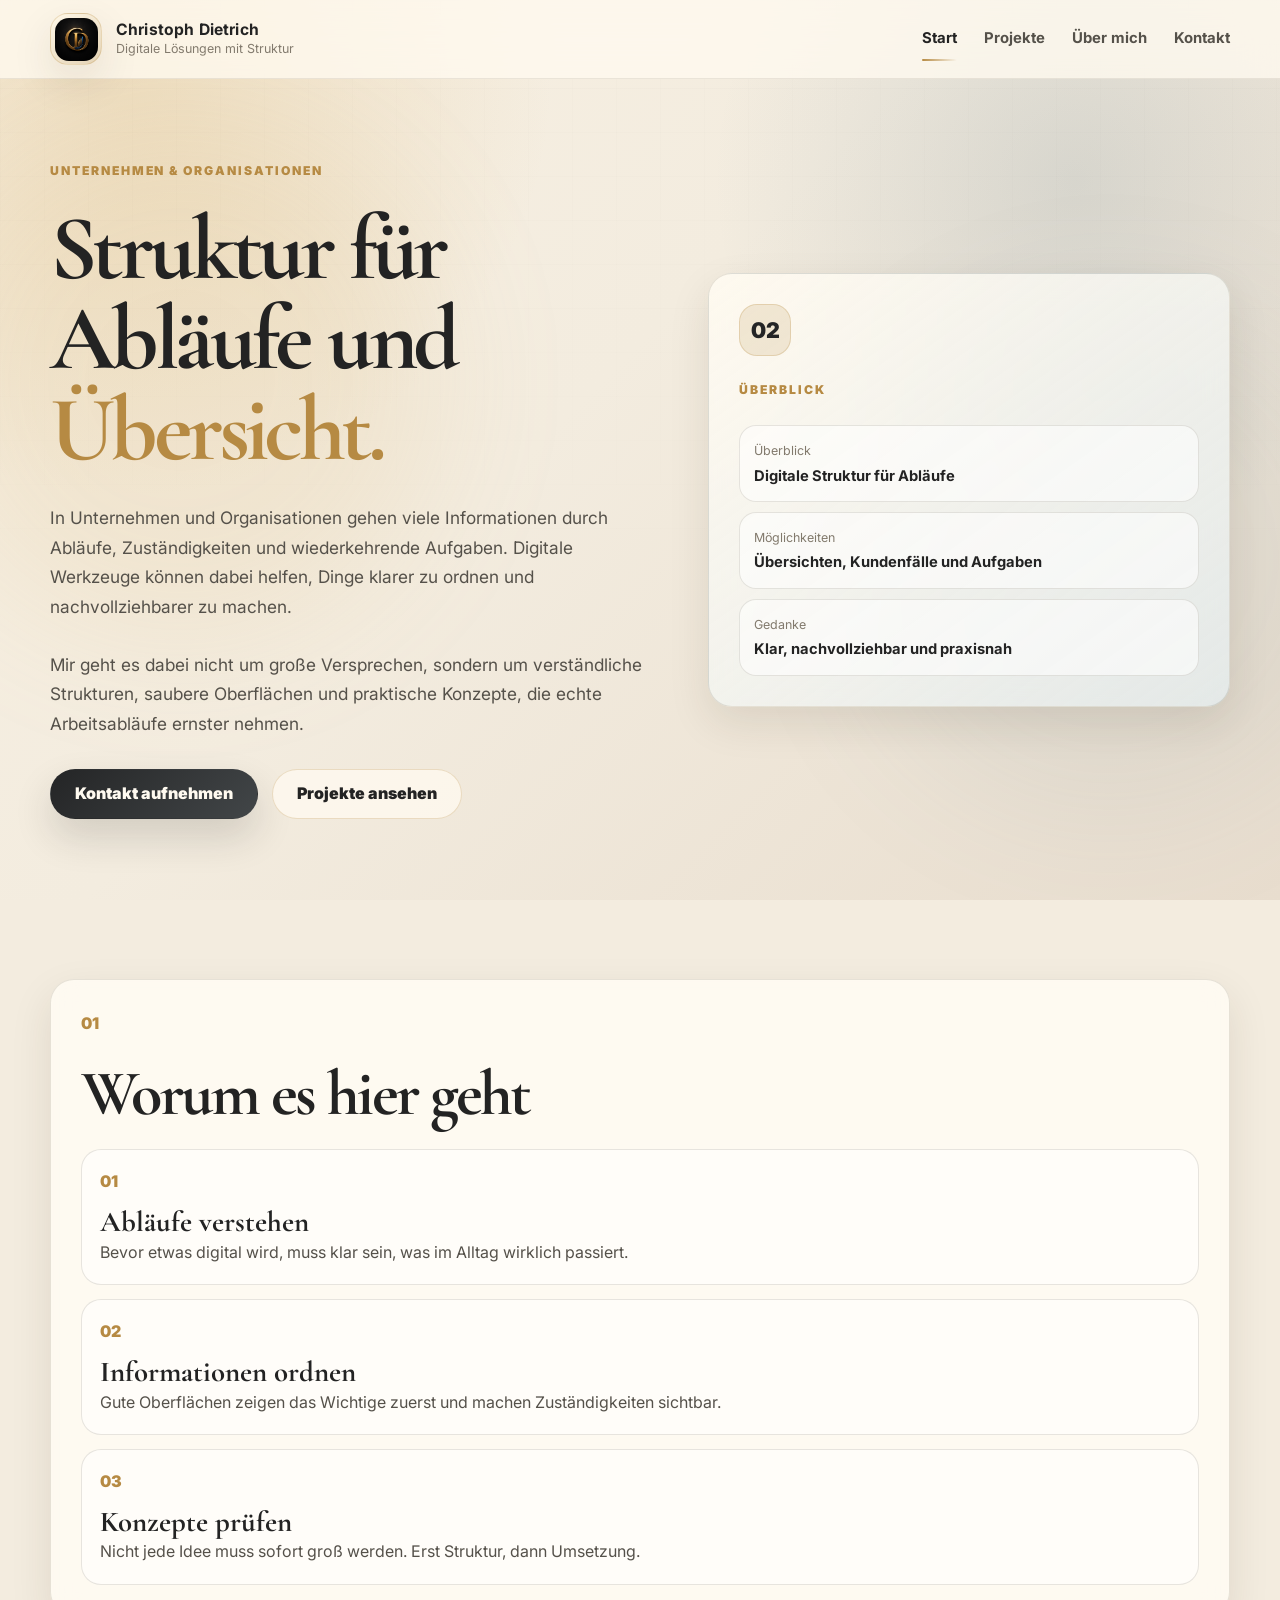
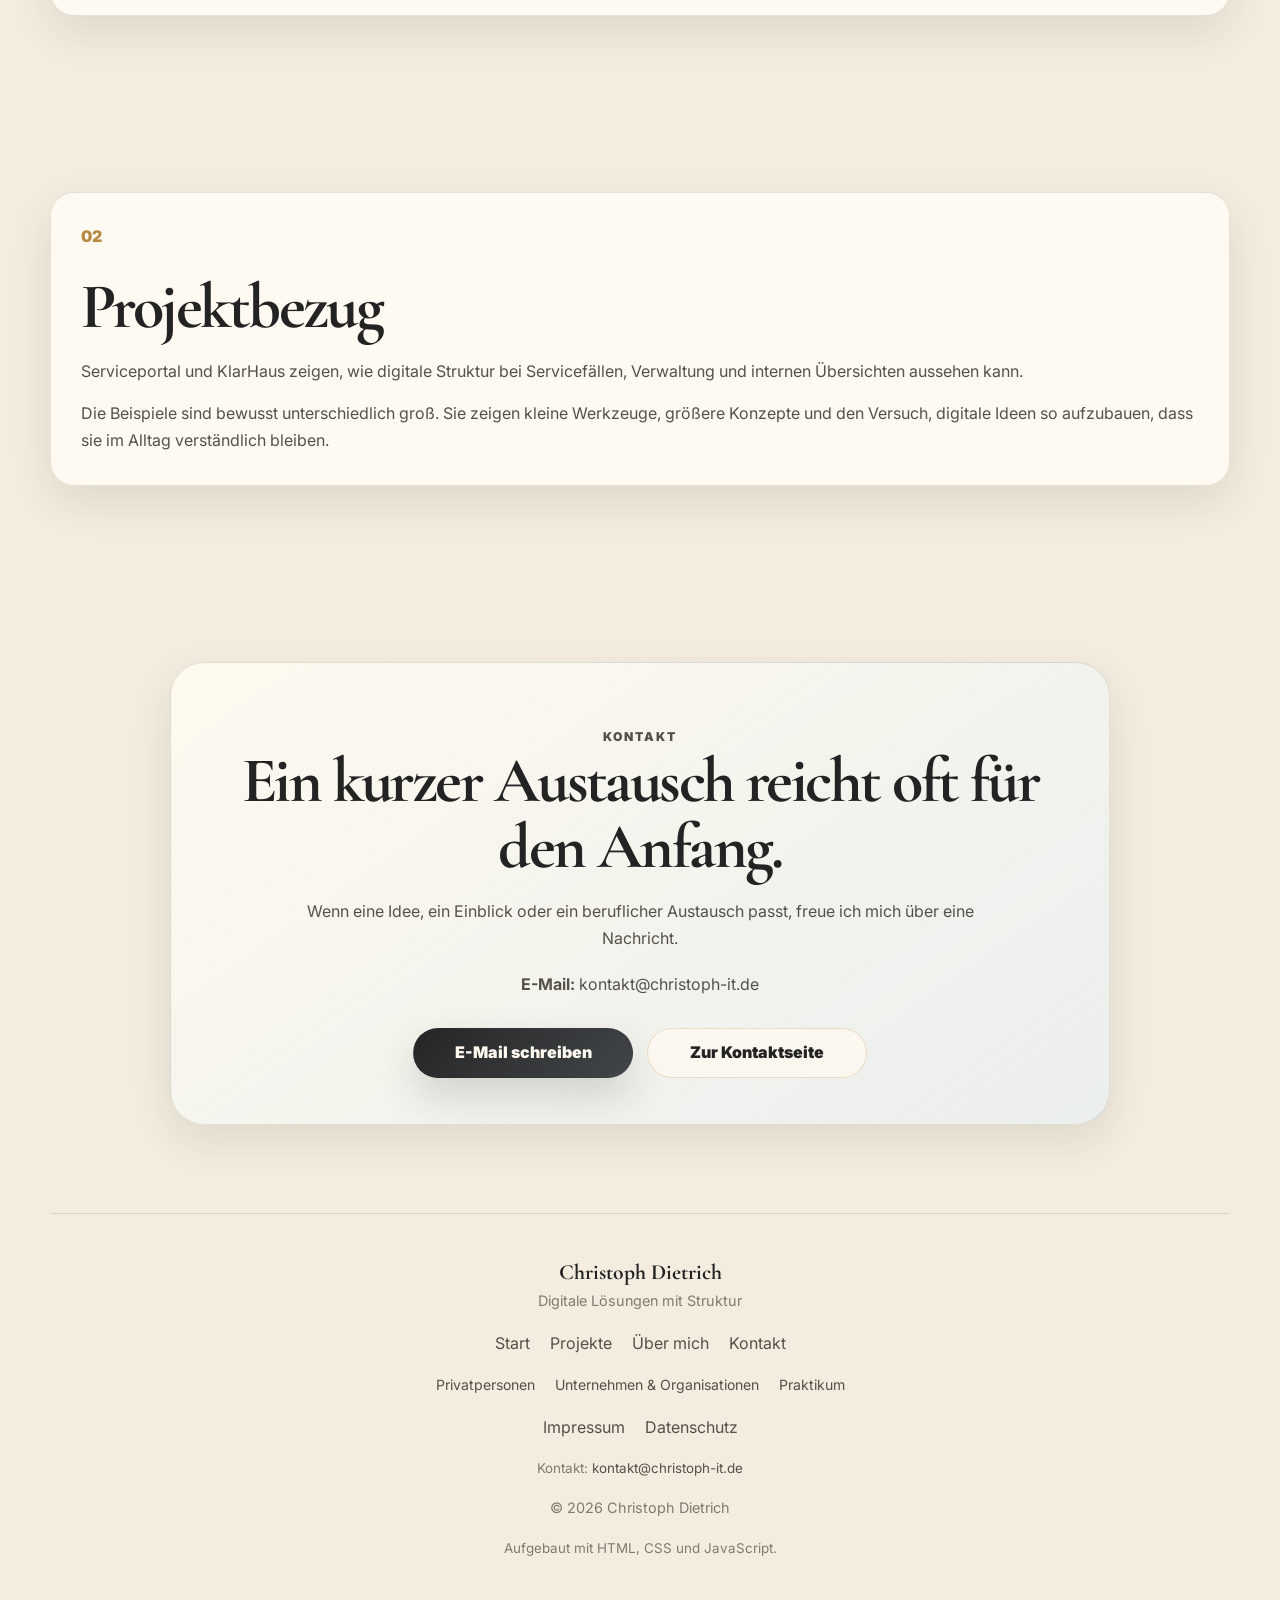
<file: unternehmen-gewerbe/index.html>
<!DOCTYPE html>
<html lang="de">
<head>
  <meta charset="UTF-8" />
  <meta name="viewport" content="width=device-width, initial-scale=1.0" />
  <title>Für Unternehmen &amp; Organisationen | Christoph Dietrich</title>
  <meta name="description" content="Digitale Struktur für Abläufe, Serviceprozesse, interne Übersicht und praktische Konzepte für Unternehmen und Organisationen." />
  <meta name="robots" content="index, follow" />
  <link rel="canonical" href="https://christoph-it.de/unternehmen-gewerbe/" />
  <meta property="og:type" content="website" />
  <meta property="og:title" content="Für Unternehmen &amp; Organisationen | Christoph Dietrich" />
  <meta property="og:description" content="Digitale Struktur für Abläufe, Serviceprozesse, interne Übersicht und praktische Konzepte für Unternehmen und Organisationen." />
  <meta property="og:url" content="https://christoph-it.de/unternehmen-gewerbe/" />
  <meta property="og:image" content="https://christoph-it.de/assets/logo-icon.png" />
  <meta name="twitter:card" content="summary_large_image" />
  <meta name="theme-color" content="#f3ecdf" />
  <link rel="icon" type="image/png" href="../assets/favicon.png" />
  <link rel="stylesheet" href="../style.css" />
  <link rel="preconnect" href="https://fonts.googleapis.com" />
  <link rel="preconnect" href="https://fonts.gstatic.com" crossorigin />
  <link href="https://fonts.googleapis.com/css2?family=Cormorant+Garamond:wght@500;600;700&family=Inter:wght@400;500;600;700;800&display=swap" rel="stylesheet" />
</head>
<body>
  <div class="page-background" aria-hidden="true"><div class="ambient ambient-one"></div><div class="ambient ambient-two"></div></div>
  <header class="site-header" id="siteHeader">
    <nav class="navbar">
      <a href="../" class="brand" aria-label="Zur Startseite">
        <span class="brand-logo-shell"><img src="../assets/logo-icon.png" alt="Christoph Dietrich Logo" class="brand-logo" /></span>
        <span class="brand-text"><strong>Christoph Dietrich</strong><small>Digitale Lösungen mit Struktur</small></span>
      </a>
      <button class="menu-toggle" id="menuToggle" aria-label="Menü öffnen" type="button"><span></span><span></span><span></span></button>
      <div class="nav-links" id="navLinks">
        <a href="../">Start</a>
        <a href="../projekte/">Projekte</a>
        <a href="../ueber-mich/">Über mich</a>
        <a href="../kontakt/">Kontakt</a>
      </div>
    </nav>
  </header>
  <main>
    <section class="section page-hero">
      <div>
        <p class="signature">Unternehmen & Organisationen</p>
        <h1>Struktur für Abläufe und <span>Übersicht.</span></h1>
        <p class="page-hero-text">In Unternehmen und Organisationen gehen viele Informationen durch Abläufe, Zuständigkeiten und wiederkehrende Aufgaben. Digitale Werkzeuge können dabei helfen, Dinge klarer zu ordnen und nachvollziehbarer zu machen.</p>
        <p class="page-hero-text">Mir geht es dabei nicht um große Versprechen, sondern um verständliche Strukturen, saubere Oberflächen und praktische Konzepte, die echte Arbeitsabläufe ernster nehmen.</p>
        <div class="hero-actions"><a href="../kontakt/" class="btn btn-primary">Kontakt aufnehmen</a><a href="../projekte/" class="btn btn-secondary">Projekte ansehen</a></div>
      </div>
      <aside class="page-panel"><div class="page-icon">02</div><p class="panel-label">Überblick</p><div class="panel-list">
        <div><span>Überblick</span><strong>Digitale Struktur für Abläufe</strong></div><div><span>Möglichkeiten</span><strong>Übersichten, Kundenfälle und Aufgaben</strong></div><div><span>Gedanke</span><strong>Klar, nachvollziehbar und praxisnah</strong></div>
      </div></aside>
    </section>
    <section class="section"><article class="text-card"><span class="card-number">01</span><h2>Worum es hier geht</h2><div class="feature-list">
          <article><span>01</span><h3>Abläufe verstehen</h3><p>Bevor etwas digital wird, muss klar sein, was im Alltag wirklich passiert.</p></article>
          <article><span>02</span><h3>Informationen ordnen</h3><p>Gute Oberflächen zeigen das Wichtige zuerst und machen Zuständigkeiten sichtbar.</p></article>
          <article><span>03</span><h3>Konzepte prüfen</h3><p>Nicht jede Idee muss sofort groß werden. Erst Struktur, dann Umsetzung.</p></article>
      </div></article></section>
    <section class="section"><article class="text-card"><span class="card-number">02</span><h2>Projektbezug</h2><p>Serviceportal und KlarHaus zeigen, wie digitale Struktur bei Servicefällen, Verwaltung und internen Übersichten aussehen kann.</p><p>Die Beispiele sind bewusst unterschiedlich groß. Sie zeigen kleine Werkzeuge, größere Konzepte und den Versuch, digitale Ideen so aufzubauen, dass sie im Alltag verständlich bleiben.</p></article></section>
    <section class="section"><div class="cta-card"><p class="eyebrow">Kontakt</p><h2>Ein kurzer Austausch reicht oft für den Anfang.</h2><p>Wenn eine Idee, ein Einblick oder ein beruflicher Austausch passt, freue ich mich über eine Nachricht.</p><p><strong>E-Mail:</strong> <a href="mailto:kontakt@christoph-it.de">kontakt@christoph-it.de</a></p><div class="hero-actions"><a href="mailto:kontakt@christoph-it.de" class="btn btn-primary">E-Mail schreiben</a><a href="../kontakt/" class="btn btn-secondary">Zur Kontaktseite</a></div></div></section>
  </main>
  <footer class="footer">
    <div class="footer-inner">
      <div class="footer-brand"><strong>Christoph Dietrich</strong><span>Digitale Lösungen mit Struktur</span></div>
      <div class="footer-links">
        <a href="../">Start</a>
        <a href="../projekte/">Projekte</a>
        <a href="../ueber-mich/">Über mich</a>
        <a href="../kontakt/">Kontakt</a>
      </div>
      <div class="footer-links footer-secondary-links">
        <a href="../privatpersonen/">Privatpersonen</a>
        <a href="./">Unternehmen & Organisationen</a>
        <a href="../praktikum-beruflicher-kontakt/">Praktikum</a>
      </div>
      <div class="footer-legal">
        <a href="../impressum/">Impressum</a>
        <a href="../datenschutz/">Datenschutz</a>
      </div>
      <p class="footer-tech">Kontakt: <a href="mailto:kontakt@christoph-it.de">kontakt@christoph-it.de</a></p>
      <p class="footer-copy">© <span id="year">2026</span> Christoph Dietrich</p>
      <p class="footer-tech">Aufgebaut mit HTML, CSS und JavaScript.</p>
    </div>
  </footer>
  <script src="../script.js"></script>
</body>
</html>
</file>
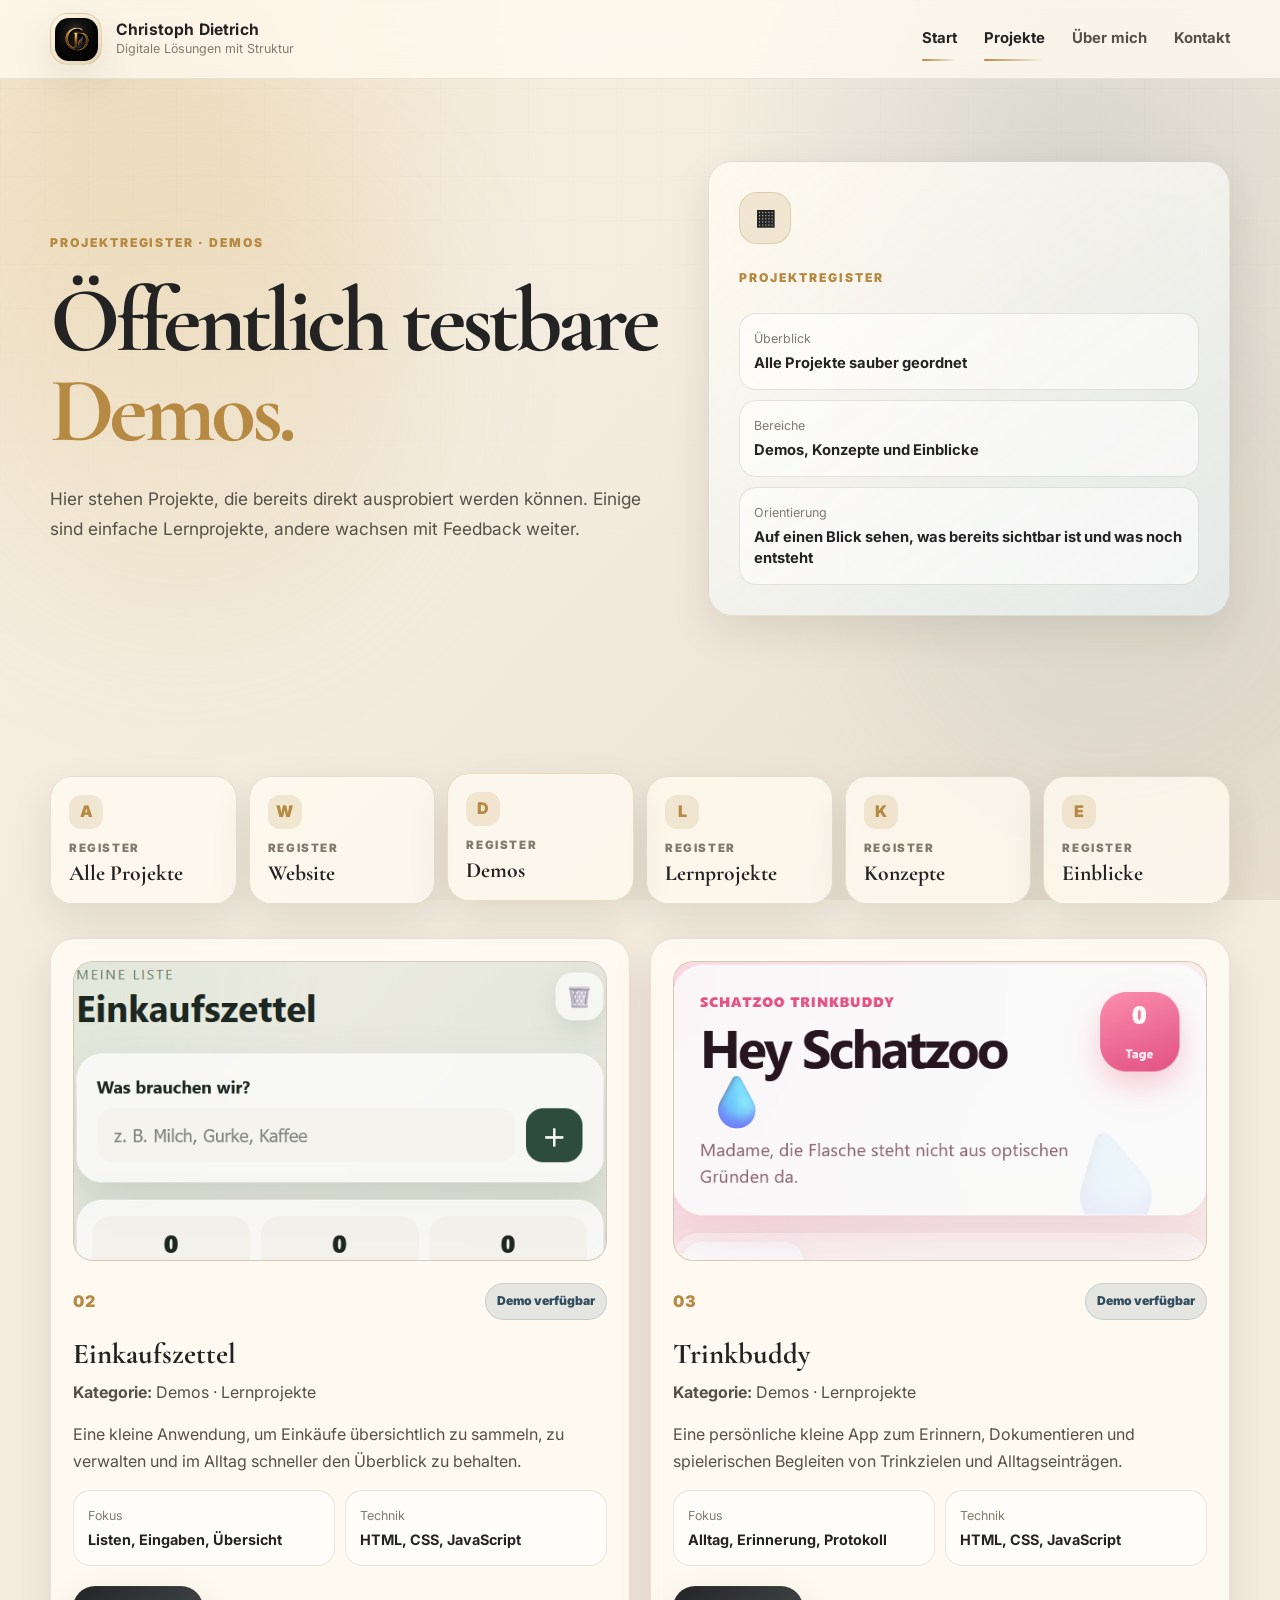
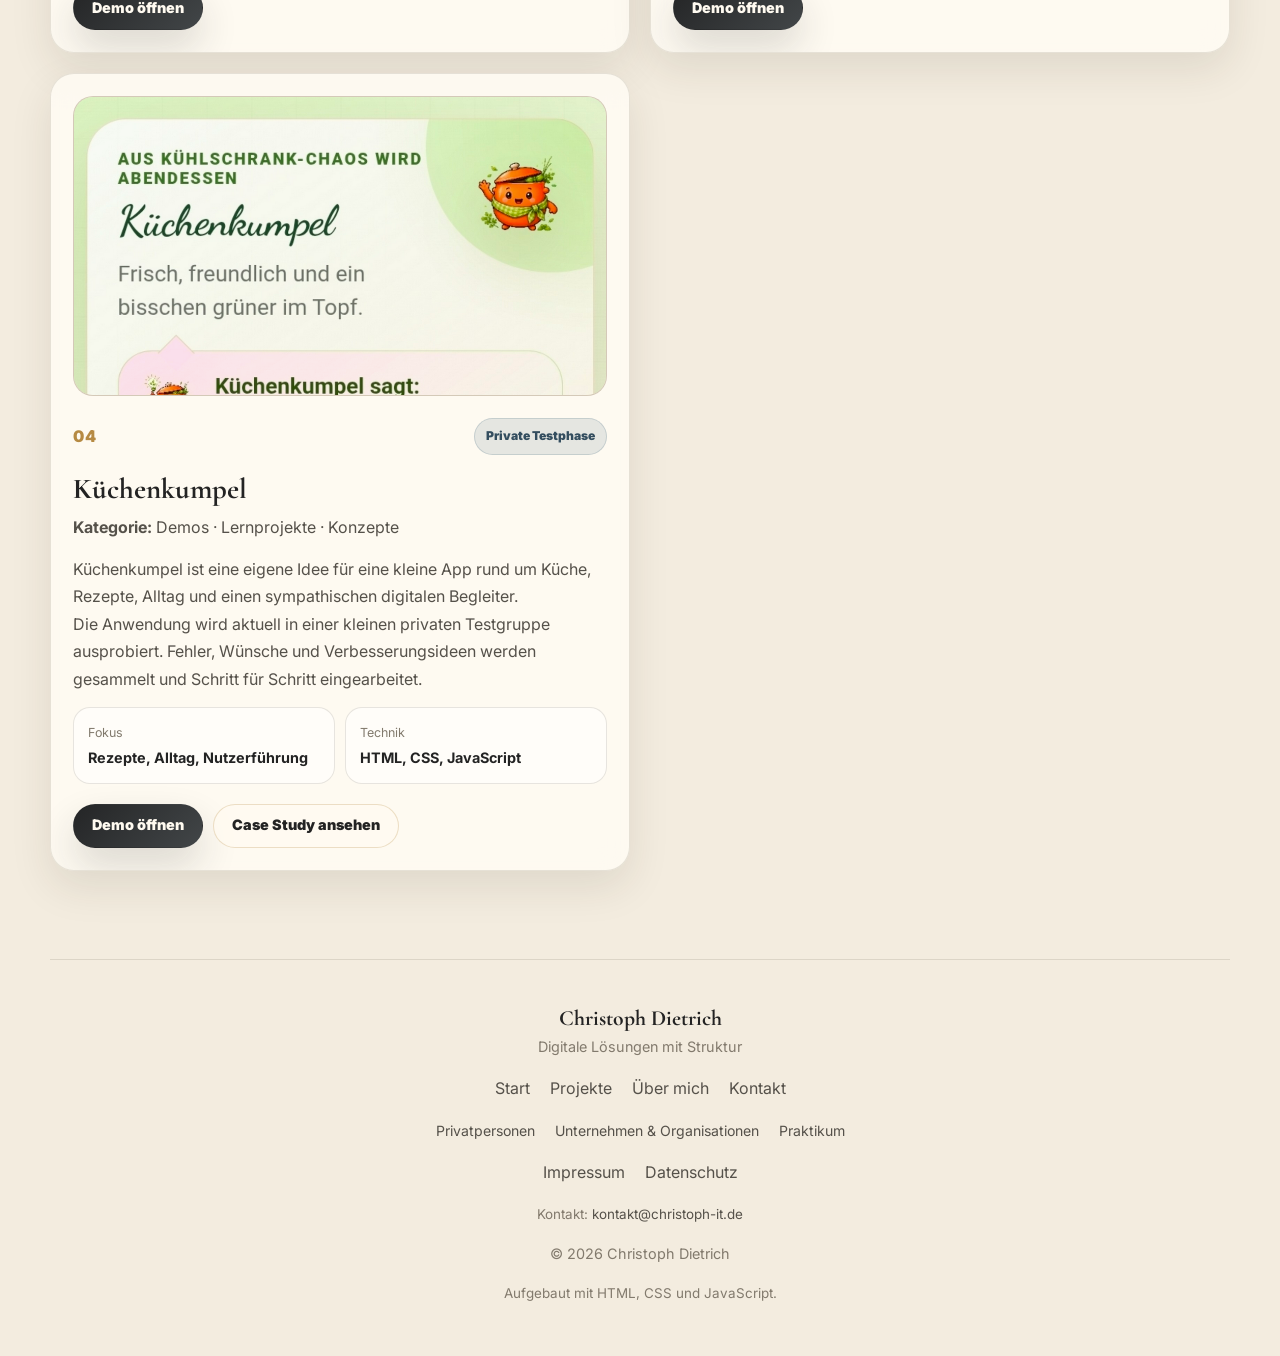
<file: projekte/demos/index.html>
<!DOCTYPE html>
<html lang="de">
<head>
  <meta charset="UTF-8" />
  <meta name="viewport" content="width=device-width, initial-scale=1.0" />
  <title>Demos | Projekte | Christoph Dietrich</title>
  <meta name="description" content="Öffentlich testbare Demos und kleine Webanwendungen von Christoph Dietrich." />
  <meta name="robots" content="index, follow" />
  <link rel="canonical" href="https://christoph-it.de/projekte/demos/" />
  <meta property="og:type" content="website" />
  <meta property="og:title" content="Demos | Projekte | Christoph Dietrich" />
  <meta property="og:description" content="Öffentlich testbare Demos und kleine Webanwendungen von Christoph Dietrich." />
  <meta property="og:url" content="https://christoph-it.de/projekte/demos/" />
  <meta property="og:image" content="https://christoph-it.de/assets/logo-icon.png" />
  <meta name="twitter:card" content="summary_large_image" />
  <meta name="theme-color" content="#f3ecdf" />
  <link rel="icon" type="image/png" href="../../assets/favicon.png" />
  <link rel="stylesheet" href="../../style.css" />
  <link rel="preconnect" href="https://fonts.googleapis.com" />
  <link rel="preconnect" href="https://fonts.gstatic.com" crossorigin />
  <link href="https://fonts.googleapis.com/css2?family=Cormorant+Garamond:wght@500;600;700&family=Inter:wght@400;500;600;700;800&display=swap" rel="stylesheet" />
</head>
<body>
  <div class="page-background" aria-hidden="true"><div class="ambient ambient-one"></div><div class="ambient ambient-two"></div></div>
  <header class="site-header" id="siteHeader">
    <nav class="navbar">
      <a href="../../" class="brand" aria-label="Zur Startseite">
        <span class="brand-logo-shell"><img src="../../assets/logo-icon.png" alt="Christoph Dietrich Logo" class="brand-logo" /></span>
        <span class="brand-text"><strong>Christoph Dietrich</strong><small>Digitale Lösungen mit Struktur</small></span>
      </a>
      <button class="menu-toggle" id="menuToggle" aria-label="Menü öffnen" type="button"><span></span><span></span><span></span></button>
      <div class="nav-links" id="navLinks">
        <a href="../../">Start</a>
        <a href="../">Projekte</a>
        <a href="../../ueber-mich/">Über mich</a>
        <a href="../../kontakt/">Kontakt</a>
      </div>
    </nav>
  </header>
  <main>
    <section class="section page-hero">
      <div><p class="signature">Projektregister · Demos</p><h1>Öffentlich testbare <span>Demos.</span></h1><p class="page-hero-text">Hier stehen Projekte, die bereits direkt ausprobiert werden können. Einige sind einfache Lernprojekte, andere wachsen mit Feedback weiter.</p></div>
      <aside class="page-panel"><div class="page-icon">▦</div><p class="panel-label">Projektregister</p><div class="panel-list"><div><span>Überblick</span><strong>Alle Projekte sauber geordnet</strong></div><div><span>Bereiche</span><strong>Demos, Konzepte und Einblicke</strong></div><div><span>Orientierung</span><strong>Auf einen Blick sehen, was bereits sichtbar ist und was noch entsteht</strong></div></div></aside>
    </section>
    <section class="section"><div class="project-register-row">          <a href="../" class="project-register-tab "><span class="project-register-letter">A</span><small>Register</small><strong>Alle Projekte</strong></a>
          <a href="../website/" class="project-register-tab "><span class="project-register-letter">W</span><small>Register</small><strong>Website</strong></a>
          <a href="../demos/" class="project-register-tab active"><span class="project-register-letter">D</span><small>Register</small><strong>Demos</strong></a>
          <a href="../lernprojekte/" class="project-register-tab "><span class="project-register-letter">L</span><small>Register</small><strong>Lernprojekte</strong></a>
          <a href="../konzepte/" class="project-register-tab "><span class="project-register-letter">K</span><small>Register</small><strong>Konzepte</strong></a>
          <a href="../einblicke/" class="project-register-tab "><span class="project-register-letter">E</span><small>Register</small><strong>Einblicke</strong></a></div><div class="projects-grid">        <article class="project-card">
          <div class="project-preview"><img src="../../assets/project-einkaufszettel.png" alt="Screenshot der Einkaufszettel App" /></div>
          <div class="project-head"><span class="project-index">02</span><span class="project-state">Demo verfügbar</span></div>
          <h3>Einkaufszettel</h3>
          <p class="project-category-line"><strong>Kategorie:</strong> Demos · Lernprojekte</p>
          <p>Eine kleine Anwendung, um Einkäufe übersichtlich zu sammeln, zu verwalten und im Alltag schneller den Überblick zu behalten.</p>
          <div class="project-data">
            <div><span>Fokus</span><strong>Listen, Eingaben, Übersicht</strong></div>
            <div><span>Technik</span><strong>HTML, CSS, JavaScript</strong></div>
          </div>
          <div class="project-actions">
<a class="btn btn-primary project-action-btn" href="https://einkaufszettel-projekt.netlify.app/" target="_blank" rel="noopener noreferrer">Demo öffnen</a>
          </div>
        </article>
        <article class="project-card">
          <div class="project-preview"><img src="../../assets/project-trinkbuddy.png" alt="Screenshot der Trinkbuddy App" /></div>
          <div class="project-head"><span class="project-index">03</span><span class="project-state">Demo verfügbar</span></div>
          <h3>Trinkbuddy</h3>
          <p class="project-category-line"><strong>Kategorie:</strong> Demos · Lernprojekte</p>
          <p>Eine persönliche kleine App zum Erinnern, Dokumentieren und spielerischen Begleiten von Trinkzielen und Alltagseinträgen.</p>
          <div class="project-data">
            <div><span>Fokus</span><strong>Alltag, Erinnerung, Protokoll</strong></div>
            <div><span>Technik</span><strong>HTML, CSS, JavaScript</strong></div>
          </div>
          <div class="project-actions">
<a class="btn btn-primary project-action-btn" href="https://trinkbuddy.netlify.app/" target="_blank" rel="noopener noreferrer">Demo öffnen</a>
          </div>
        </article>
        <article class="project-card">
          <div class="project-preview"><img src="../../assets/project-kuechenkumpel.png" alt="Screenshot der Küchenkumpel App" /></div>
          <div class="project-head"><span class="project-index">04</span><span class="project-state">Private Testphase</span></div>
          <h3>Küchenkumpel</h3>
          <p class="project-category-line"><strong>Kategorie:</strong> Demos · Lernprojekte · Konzepte</p>
          <p>Küchenkumpel ist eine eigene Idee für eine kleine App rund um Küche, Rezepte, Alltag und einen sympathischen digitalen Begleiter.</p>
          <p>Die Anwendung wird aktuell in einer kleinen privaten Testgruppe ausprobiert. Fehler, Wünsche und Verbesserungsideen werden gesammelt und Schritt für Schritt eingearbeitet.</p>
          <div class="project-data">
            <div><span>Fokus</span><strong>Rezepte, Alltag, Nutzerführung</strong></div>
            <div><span>Technik</span><strong>HTML, CSS, JavaScript</strong></div>
          </div>
          <div class="project-actions">
<a class="btn btn-primary project-action-btn" href="https://christophdietrich19-dot.github.io/Kuechenkumpel/" target="_blank" rel="noopener noreferrer">Demo öffnen</a>
            <a class="btn btn-secondary project-action-btn" href="../kuechenkumpel/">Case Study ansehen</a>
          </div>
        </article></div></section>
  </main>
  <footer class="footer">
    <div class="footer-inner">
      <div class="footer-brand"><strong>Christoph Dietrich</strong><span>Digitale Lösungen mit Struktur</span></div>
      <div class="footer-links">
        <a href="../../">Start</a>
        <a href="../">Projekte</a>
        <a href="../../ueber-mich/">Über mich</a>
        <a href="../../kontakt/">Kontakt</a>
      </div>
      <div class="footer-links footer-secondary-links">
        <a href="../../privatpersonen/">Privatpersonen</a>
        <a href="../../unternehmen-gewerbe/">Unternehmen & Organisationen</a>
        <a href="../../praktikum-beruflicher-kontakt/">Praktikum</a>
      </div>
      <div class="footer-legal">
        <a href="../../impressum/">Impressum</a>
        <a href="../../datenschutz/">Datenschutz</a>
      </div>
      <p class="footer-tech">Kontakt: <a href="mailto:kontakt@christoph-it.de">kontakt@christoph-it.de</a></p>
      <p class="footer-copy">© <span id="year">2026</span> Christoph Dietrich</p>
      <p class="footer-tech">Aufgebaut mit HTML, CSS und JavaScript.</p>
    </div>
  </footer>
  <script src="../../script.js"></script>
</body>
</html>
</file>
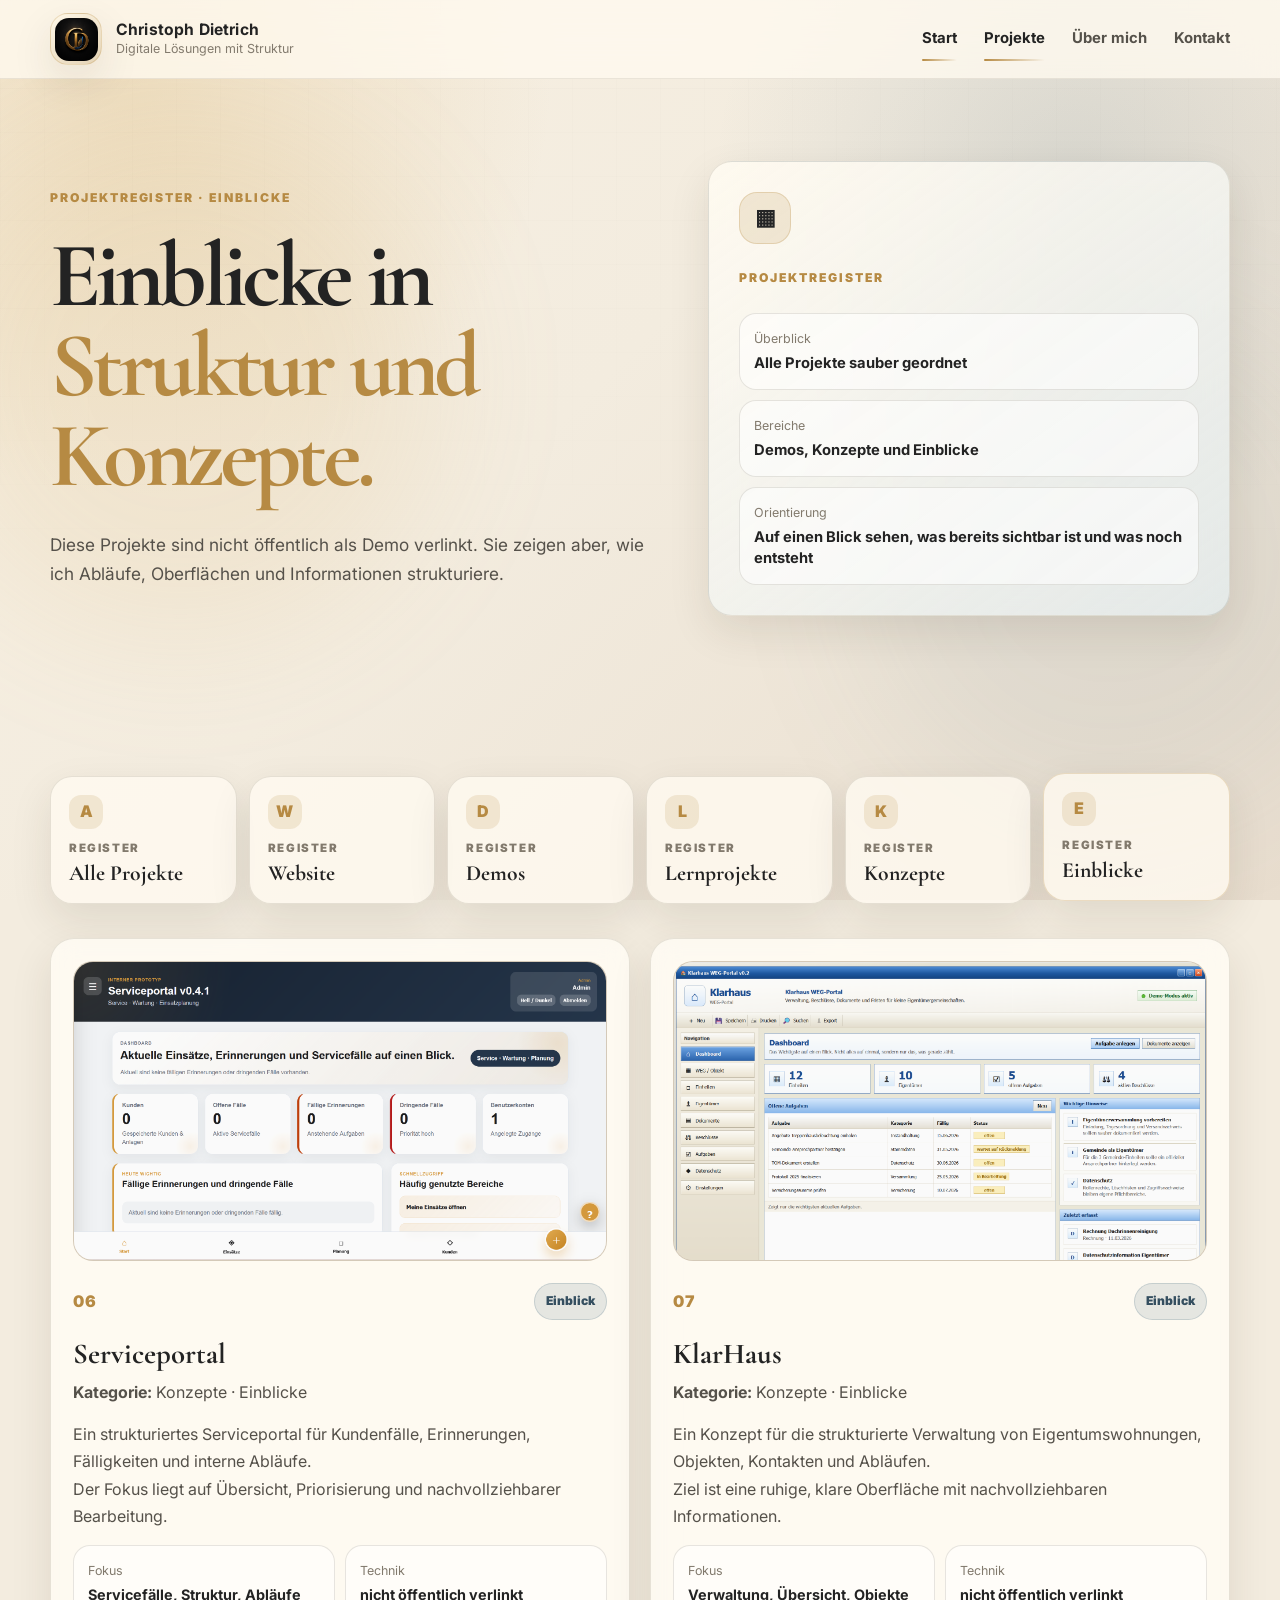
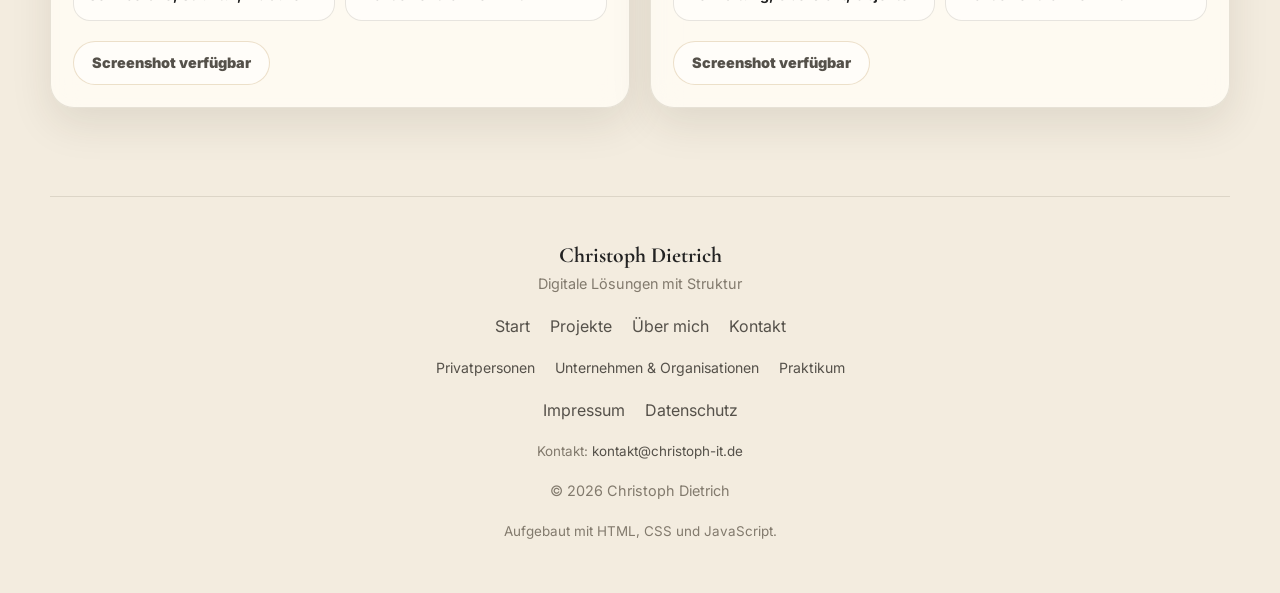
<file: projekte/einblicke/index.html>
<!DOCTYPE html>
<html lang="de">
<head>
  <meta charset="UTF-8" />
  <meta name="viewport" content="width=device-width, initial-scale=1.0" />
  <title>Einblicke | Projekte | Christoph Dietrich</title>
  <meta name="description" content="Geschützte Einblicke und nicht öffentlich verlinkte Projektkonzepte von Christoph Dietrich." />
  <meta name="robots" content="index, follow" />
  <link rel="canonical" href="https://christoph-it.de/projekte/einblicke/" />
  <meta property="og:type" content="website" />
  <meta property="og:title" content="Einblicke | Projekte | Christoph Dietrich" />
  <meta property="og:description" content="Geschützte Einblicke und nicht öffentlich verlinkte Projektkonzepte von Christoph Dietrich." />
  <meta property="og:url" content="https://christoph-it.de/projekte/einblicke/" />
  <meta property="og:image" content="https://christoph-it.de/assets/logo-icon.png" />
  <meta name="twitter:card" content="summary_large_image" />
  <meta name="theme-color" content="#f3ecdf" />
  <link rel="icon" type="image/png" href="../../assets/favicon.png" />
  <link rel="stylesheet" href="../../style.css" />
  <link rel="preconnect" href="https://fonts.googleapis.com" />
  <link rel="preconnect" href="https://fonts.gstatic.com" crossorigin />
  <link href="https://fonts.googleapis.com/css2?family=Cormorant+Garamond:wght@500;600;700&family=Inter:wght@400;500;600;700;800&display=swap" rel="stylesheet" />
</head>
<body>
  <div class="page-background" aria-hidden="true"><div class="ambient ambient-one"></div><div class="ambient ambient-two"></div></div>
  <header class="site-header" id="siteHeader">
    <nav class="navbar">
      <a href="../../" class="brand" aria-label="Zur Startseite">
        <span class="brand-logo-shell"><img src="../../assets/logo-icon.png" alt="Christoph Dietrich Logo" class="brand-logo" /></span>
        <span class="brand-text"><strong>Christoph Dietrich</strong><small>Digitale Lösungen mit Struktur</small></span>
      </a>
      <button class="menu-toggle" id="menuToggle" aria-label="Menü öffnen" type="button"><span></span><span></span><span></span></button>
      <div class="nav-links" id="navLinks">
        <a href="../../">Start</a>
        <a href="../">Projekte</a>
        <a href="../../ueber-mich/">Über mich</a>
        <a href="../../kontakt/">Kontakt</a>
      </div>
    </nav>
  </header>
  <main>
    <section class="section page-hero">
      <div><p class="signature">Projektregister · Einblicke</p><h1>Einblicke in <span>Struktur und Konzepte.</span></h1><p class="page-hero-text">Diese Projekte sind nicht öffentlich als Demo verlinkt. Sie zeigen aber, wie ich Abläufe, Oberflächen und Informationen strukturiere.</p></div>
      <aside class="page-panel"><div class="page-icon">▦</div><p class="panel-label">Projektregister</p><div class="panel-list"><div><span>Überblick</span><strong>Alle Projekte sauber geordnet</strong></div><div><span>Bereiche</span><strong>Demos, Konzepte und Einblicke</strong></div><div><span>Orientierung</span><strong>Auf einen Blick sehen, was bereits sichtbar ist und was noch entsteht</strong></div></div></aside>
    </section>
    <section class="section"><div class="project-register-row">          <a href="../" class="project-register-tab "><span class="project-register-letter">A</span><small>Register</small><strong>Alle Projekte</strong></a>
          <a href="../website/" class="project-register-tab "><span class="project-register-letter">W</span><small>Register</small><strong>Website</strong></a>
          <a href="../demos/" class="project-register-tab "><span class="project-register-letter">D</span><small>Register</small><strong>Demos</strong></a>
          <a href="../lernprojekte/" class="project-register-tab "><span class="project-register-letter">L</span><small>Register</small><strong>Lernprojekte</strong></a>
          <a href="../konzepte/" class="project-register-tab "><span class="project-register-letter">K</span><small>Register</small><strong>Konzepte</strong></a>
          <a href="../einblicke/" class="project-register-tab active"><span class="project-register-letter">E</span><small>Register</small><strong>Einblicke</strong></a></div><div class="projects-grid">        <article class="project-card">
          <div class="project-preview"><img src="../../assets/project-serviceportal.png" alt="Screenshot des Serviceportals" /></div>
          <div class="project-head"><span class="project-index">06</span><span class="project-state">Einblick</span></div>
          <h3>Serviceportal</h3>
          <p class="project-category-line"><strong>Kategorie:</strong> Konzepte · Einblicke</p>
          <p>Ein strukturiertes Serviceportal für Kundenfälle, Erinnerungen, Fälligkeiten und interne Abläufe.</p>
          <p>Der Fokus liegt auf Übersicht, Priorisierung und nachvollziehbarer Bearbeitung.</p>
          <div class="project-data">
            <div><span>Fokus</span><strong>Servicefälle, Struktur, Abläufe</strong></div>
            <div><span>Technik</span><strong>nicht öffentlich verlinkt</strong></div>
          </div>
          <div class="project-actions">
<span class="project-static-action">Screenshot verfügbar</span>
          </div>
        </article>
        <article class="project-card">
          <div class="project-preview"><img src="../../assets/project-klarhaus.png" alt="Screenshot von KlarHaus" /></div>
          <div class="project-head"><span class="project-index">07</span><span class="project-state">Einblick</span></div>
          <h3>KlarHaus</h3>
          <p class="project-category-line"><strong>Kategorie:</strong> Konzepte · Einblicke</p>
          <p>Ein Konzept für die strukturierte Verwaltung von Eigentumswohnungen, Objekten, Kontakten und Abläufen.</p>
          <p>Ziel ist eine ruhige, klare Oberfläche mit nachvollziehbaren Informationen.</p>
          <div class="project-data">
            <div><span>Fokus</span><strong>Verwaltung, Übersicht, Objekte</strong></div>
            <div><span>Technik</span><strong>nicht öffentlich verlinkt</strong></div>
          </div>
          <div class="project-actions">
<span class="project-static-action">Screenshot verfügbar</span>
          </div>
        </article></div></section>
  </main>
  <footer class="footer">
    <div class="footer-inner">
      <div class="footer-brand"><strong>Christoph Dietrich</strong><span>Digitale Lösungen mit Struktur</span></div>
      <div class="footer-links">
        <a href="../../">Start</a>
        <a href="../">Projekte</a>
        <a href="../../ueber-mich/">Über mich</a>
        <a href="../../kontakt/">Kontakt</a>
      </div>
      <div class="footer-links footer-secondary-links">
        <a href="../../privatpersonen/">Privatpersonen</a>
        <a href="../../unternehmen-gewerbe/">Unternehmen & Organisationen</a>
        <a href="../../praktikum-beruflicher-kontakt/">Praktikum</a>
      </div>
      <div class="footer-legal">
        <a href="../../impressum/">Impressum</a>
        <a href="../../datenschutz/">Datenschutz</a>
      </div>
      <p class="footer-tech">Kontakt: <a href="mailto:kontakt@christoph-it.de">kontakt@christoph-it.de</a></p>
      <p class="footer-copy">© <span id="year">2026</span> Christoph Dietrich</p>
      <p class="footer-tech">Aufgebaut mit HTML, CSS und JavaScript.</p>
    </div>
  </footer>
  <script src="../../script.js"></script>
</body>
</html>
</file>
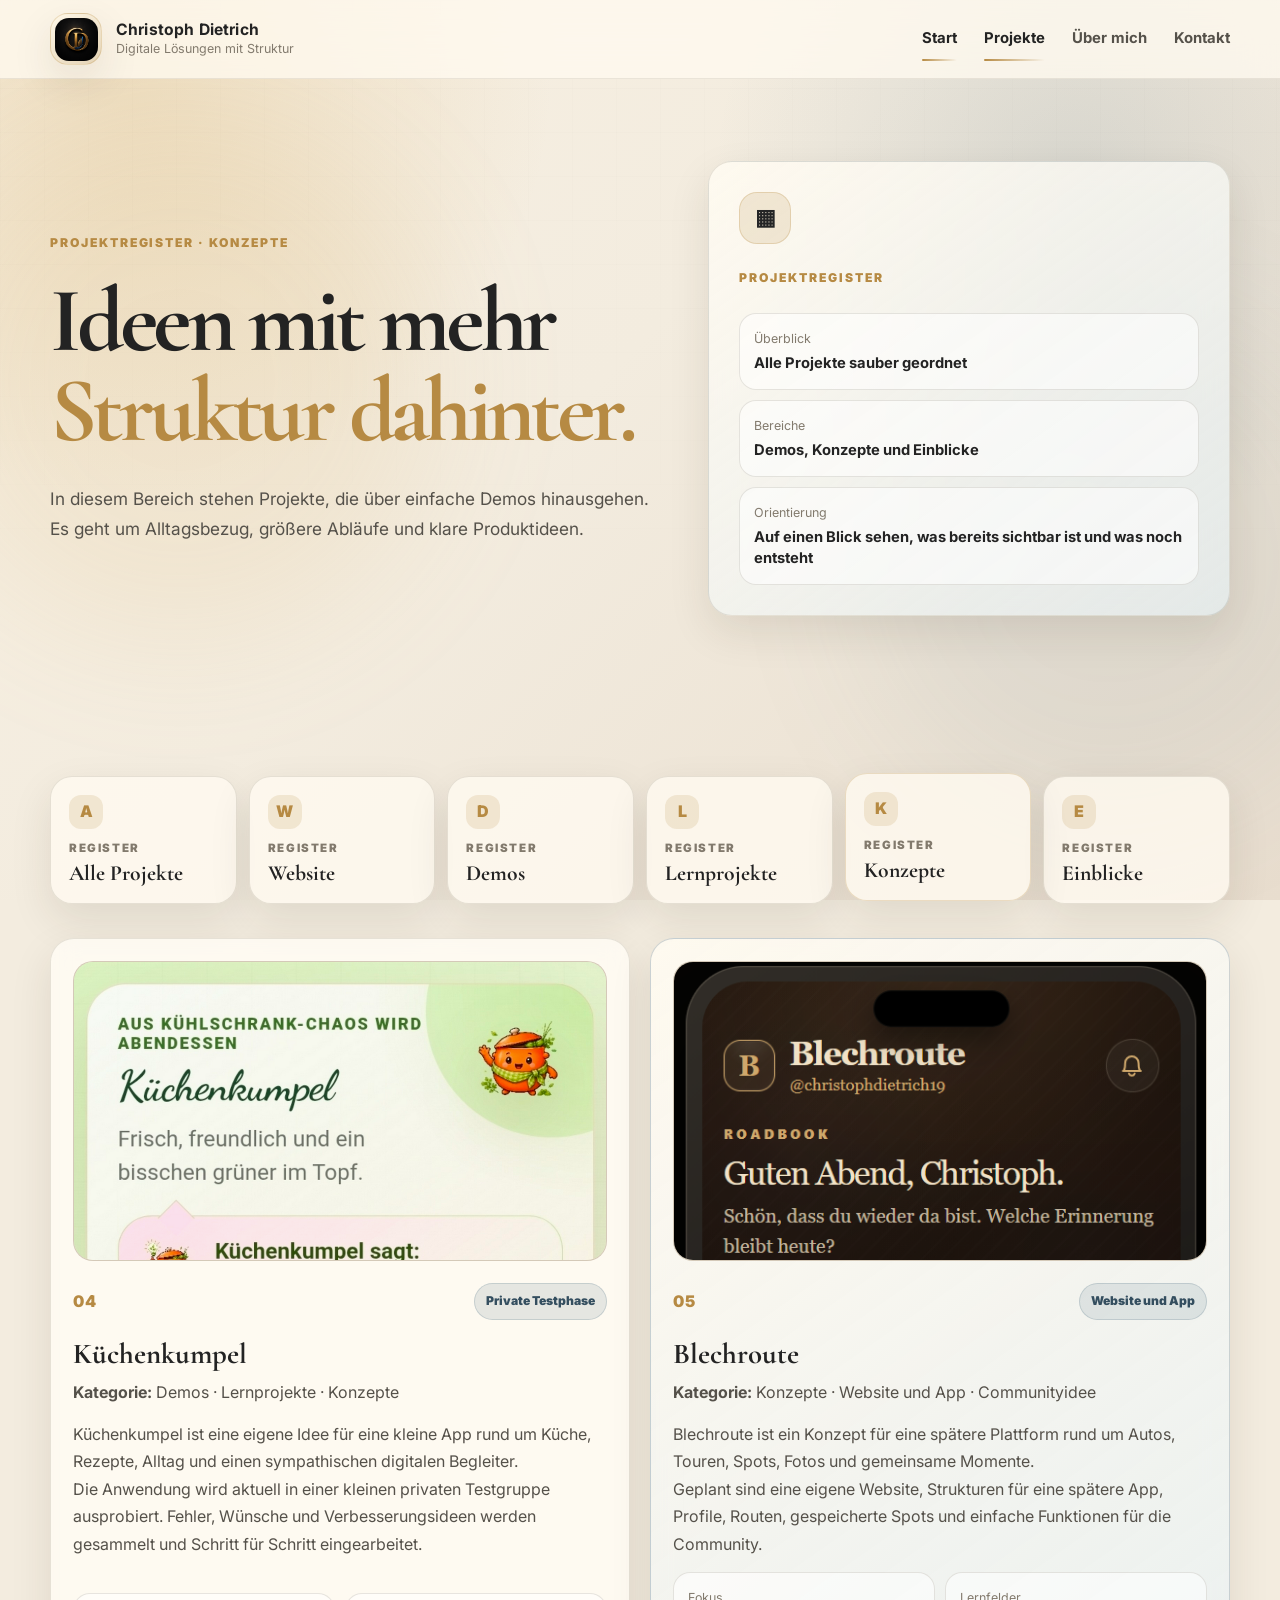
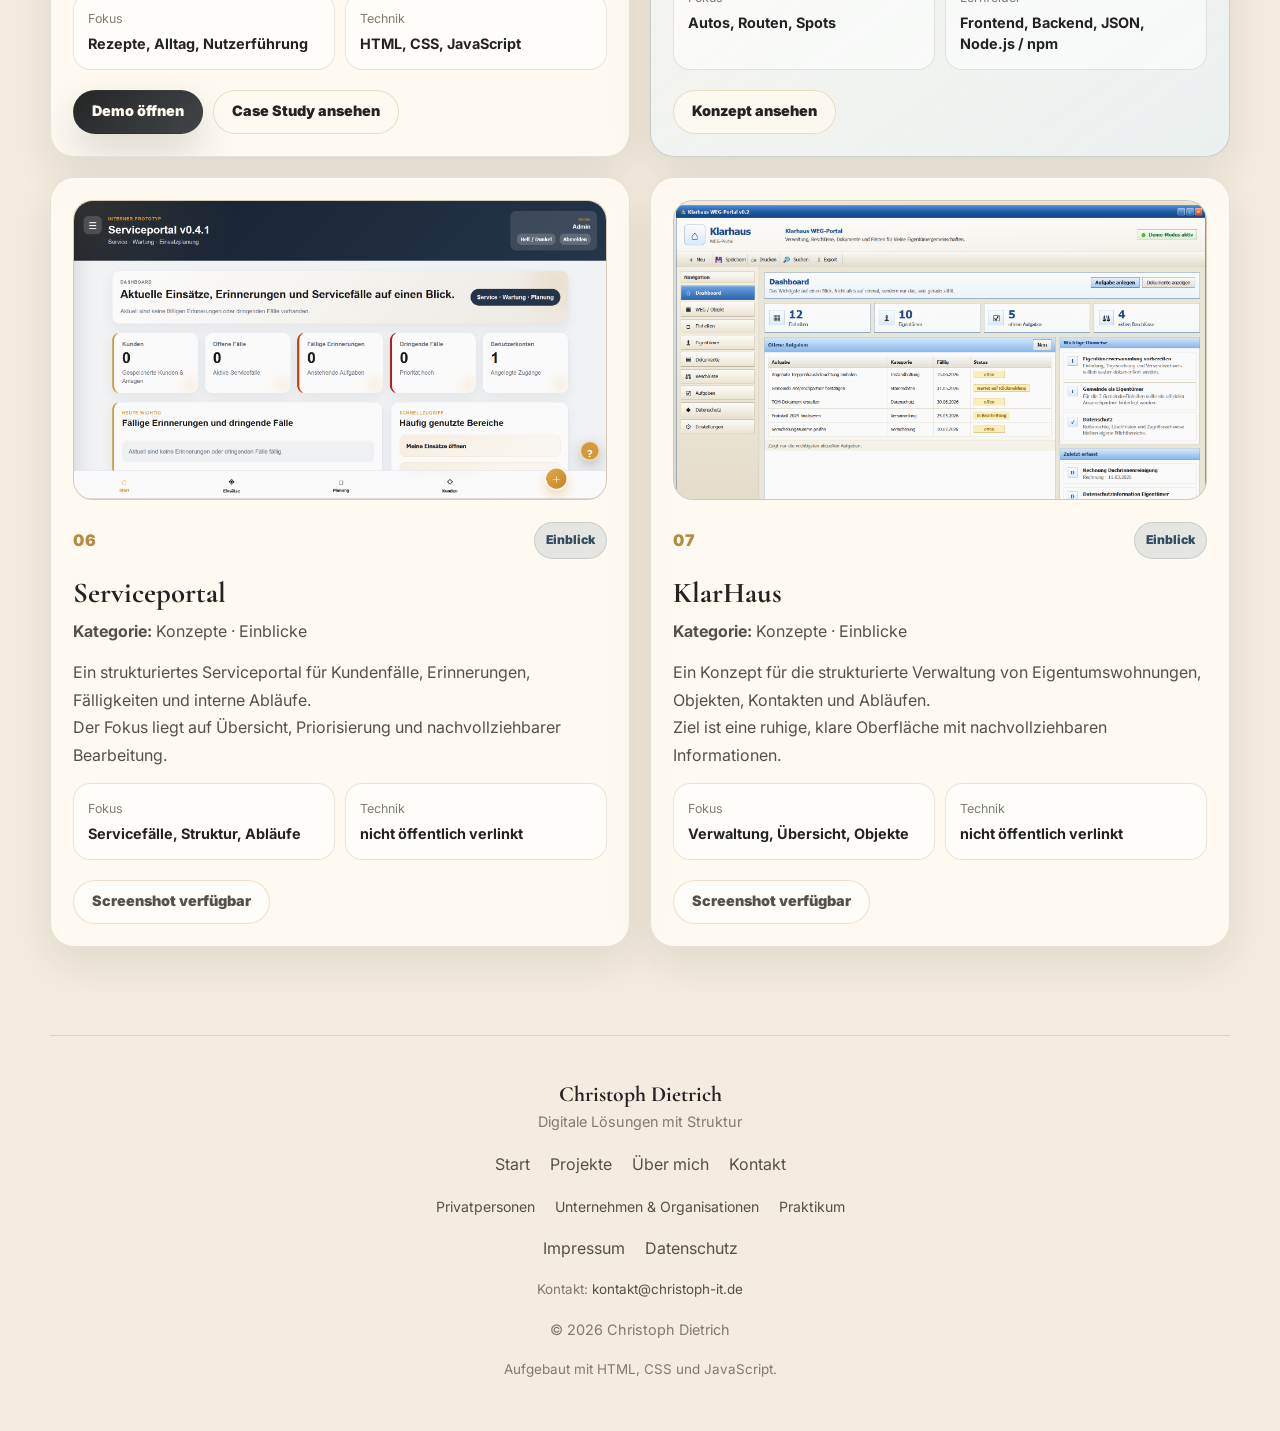
<file: projekte/konzepte/index.html>
<!DOCTYPE html>
<html lang="de">
<head>
  <meta charset="UTF-8" />
  <meta name="viewport" content="width=device-width, initial-scale=1.0" />
  <title>Konzepte | Projekte | Christoph Dietrich</title>
  <meta name="description" content="Konzepte von Christoph Dietrich mit Küchenkumpel, Blechroute, Serviceportal und KlarHaus." />
  <meta name="robots" content="index, follow" />
  <link rel="canonical" href="https://christoph-it.de/projekte/konzepte/" />
  <meta property="og:type" content="website" />
  <meta property="og:title" content="Konzepte | Projekte | Christoph Dietrich" />
  <meta property="og:description" content="Konzepte von Christoph Dietrich mit Küchenkumpel, Blechroute, Serviceportal und KlarHaus." />
  <meta property="og:url" content="https://christoph-it.de/projekte/konzepte/" />
  <meta property="og:image" content="https://christoph-it.de/assets/logo-icon.png" />
  <meta name="twitter:card" content="summary_large_image" />
  <meta name="theme-color" content="#f3ecdf" />
  <link rel="icon" type="image/png" href="../../assets/favicon.png" />
  <link rel="stylesheet" href="../../style.css" />
  <link rel="preconnect" href="https://fonts.googleapis.com" />
  <link rel="preconnect" href="https://fonts.gstatic.com" crossorigin />
  <link href="https://fonts.googleapis.com/css2?family=Cormorant+Garamond:wght@500;600;700&family=Inter:wght@400;500;600;700;800&display=swap" rel="stylesheet" />
</head>
<body>
  <div class="page-background" aria-hidden="true"><div class="ambient ambient-one"></div><div class="ambient ambient-two"></div></div>
  <header class="site-header" id="siteHeader">
    <nav class="navbar">
      <a href="../../" class="brand" aria-label="Zur Startseite">
        <span class="brand-logo-shell"><img src="../../assets/logo-icon.png" alt="Christoph Dietrich Logo" class="brand-logo" /></span>
        <span class="brand-text"><strong>Christoph Dietrich</strong><small>Digitale Lösungen mit Struktur</small></span>
      </a>
      <button class="menu-toggle" id="menuToggle" aria-label="Menü öffnen" type="button"><span></span><span></span><span></span></button>
      <div class="nav-links" id="navLinks">
        <a href="../../">Start</a>
        <a href="../">Projekte</a>
        <a href="../../ueber-mich/">Über mich</a>
        <a href="../../kontakt/">Kontakt</a>
      </div>
    </nav>
  </header>
  <main>
    <section class="section page-hero">
      <div><p class="signature">Projektregister · Konzepte</p><h1>Ideen mit mehr <span>Struktur dahinter.</span></h1><p class="page-hero-text">In diesem Bereich stehen Projekte, die über einfache Demos hinausgehen. Es geht um Alltagsbezug, größere Abläufe und klare Produktideen.</p></div>
      <aside class="page-panel"><div class="page-icon">▦</div><p class="panel-label">Projektregister</p><div class="panel-list"><div><span>Überblick</span><strong>Alle Projekte sauber geordnet</strong></div><div><span>Bereiche</span><strong>Demos, Konzepte und Einblicke</strong></div><div><span>Orientierung</span><strong>Auf einen Blick sehen, was bereits sichtbar ist und was noch entsteht</strong></div></div></aside>
    </section>
    <section class="section"><div class="project-register-row">          <a href="../" class="project-register-tab "><span class="project-register-letter">A</span><small>Register</small><strong>Alle Projekte</strong></a>
          <a href="../website/" class="project-register-tab "><span class="project-register-letter">W</span><small>Register</small><strong>Website</strong></a>
          <a href="../demos/" class="project-register-tab "><span class="project-register-letter">D</span><small>Register</small><strong>Demos</strong></a>
          <a href="../lernprojekte/" class="project-register-tab "><span class="project-register-letter">L</span><small>Register</small><strong>Lernprojekte</strong></a>
          <a href="../konzepte/" class="project-register-tab active"><span class="project-register-letter">K</span><small>Register</small><strong>Konzepte</strong></a>
          <a href="../einblicke/" class="project-register-tab "><span class="project-register-letter">E</span><small>Register</small><strong>Einblicke</strong></a></div><div class="projects-grid">        <article class="project-card">
          <div class="project-preview"><img src="../../assets/project-kuechenkumpel.png" alt="Screenshot der Küchenkumpel App" /></div>
          <div class="project-head"><span class="project-index">04</span><span class="project-state">Private Testphase</span></div>
          <h3>Küchenkumpel</h3>
          <p class="project-category-line"><strong>Kategorie:</strong> Demos · Lernprojekte · Konzepte</p>
          <p>Küchenkumpel ist eine eigene Idee für eine kleine App rund um Küche, Rezepte, Alltag und einen sympathischen digitalen Begleiter.</p>
          <p>Die Anwendung wird aktuell in einer kleinen privaten Testgruppe ausprobiert. Fehler, Wünsche und Verbesserungsideen werden gesammelt und Schritt für Schritt eingearbeitet.</p>
          <div class="project-data">
            <div><span>Fokus</span><strong>Rezepte, Alltag, Nutzerführung</strong></div>
            <div><span>Technik</span><strong>HTML, CSS, JavaScript</strong></div>
          </div>
          <div class="project-actions">
<a class="btn btn-primary project-action-btn" href="https://christophdietrich19-dot.github.io/Kuechenkumpel/" target="_blank" rel="noopener noreferrer">Demo öffnen</a>
            <a class="btn btn-secondary project-action-btn" href="../kuechenkumpel/">Case Study ansehen</a>
          </div>
        </article>
        <article class="project-card project-highlight">
          <div class="project-preview"><img src="../../assets/project-blechroute.png" alt="Konzeptbild zu Blechroute" /></div>
          <div class="project-head"><span class="project-index">05</span><span class="project-state">Website und App</span></div>
          <h3>Blechroute</h3>
          <p class="project-category-line"><strong>Kategorie:</strong> Konzepte · Website und App · Communityidee</p>
          <p>Blechroute ist ein Konzept für eine spätere Plattform rund um Autos, Touren, Spots, Fotos und gemeinsame Momente.</p>
          <p>Geplant sind eine eigene Website, Strukturen für eine spätere App, Profile, Routen, gespeicherte Spots und einfache Funktionen für die Community.</p>
          <div class="project-data">
            <div><span>Fokus</span><strong>Autos, Routen, Spots</strong></div>
            <div><span>Lernfelder</span><strong>Frontend, Backend, JSON, Node.js / npm</strong></div>
          </div>
          <div class="project-actions">
<a class="btn btn-secondary project-action-btn" href="./">Konzept ansehen</a>
          </div>
        </article>
        <article class="project-card">
          <div class="project-preview"><img src="../../assets/project-serviceportal.png" alt="Screenshot des Serviceportals" /></div>
          <div class="project-head"><span class="project-index">06</span><span class="project-state">Einblick</span></div>
          <h3>Serviceportal</h3>
          <p class="project-category-line"><strong>Kategorie:</strong> Konzepte · Einblicke</p>
          <p>Ein strukturiertes Serviceportal für Kundenfälle, Erinnerungen, Fälligkeiten und interne Abläufe.</p>
          <p>Der Fokus liegt auf Übersicht, Priorisierung und nachvollziehbarer Bearbeitung.</p>
          <div class="project-data">
            <div><span>Fokus</span><strong>Servicefälle, Struktur, Abläufe</strong></div>
            <div><span>Technik</span><strong>nicht öffentlich verlinkt</strong></div>
          </div>
          <div class="project-actions">
<span class="project-static-action">Screenshot verfügbar</span>
          </div>
        </article>
        <article class="project-card">
          <div class="project-preview"><img src="../../assets/project-klarhaus.png" alt="Screenshot von KlarHaus" /></div>
          <div class="project-head"><span class="project-index">07</span><span class="project-state">Einblick</span></div>
          <h3>KlarHaus</h3>
          <p class="project-category-line"><strong>Kategorie:</strong> Konzepte · Einblicke</p>
          <p>Ein Konzept für die strukturierte Verwaltung von Eigentumswohnungen, Objekten, Kontakten und Abläufen.</p>
          <p>Ziel ist eine ruhige, klare Oberfläche mit nachvollziehbaren Informationen.</p>
          <div class="project-data">
            <div><span>Fokus</span><strong>Verwaltung, Übersicht, Objekte</strong></div>
            <div><span>Technik</span><strong>nicht öffentlich verlinkt</strong></div>
          </div>
          <div class="project-actions">
<span class="project-static-action">Screenshot verfügbar</span>
          </div>
        </article></div></section>
  </main>
  <footer class="footer">
    <div class="footer-inner">
      <div class="footer-brand"><strong>Christoph Dietrich</strong><span>Digitale Lösungen mit Struktur</span></div>
      <div class="footer-links">
        <a href="../../">Start</a>
        <a href="../">Projekte</a>
        <a href="../../ueber-mich/">Über mich</a>
        <a href="../../kontakt/">Kontakt</a>
      </div>
      <div class="footer-links footer-secondary-links">
        <a href="../../privatpersonen/">Privatpersonen</a>
        <a href="../../unternehmen-gewerbe/">Unternehmen & Organisationen</a>
        <a href="../../praktikum-beruflicher-kontakt/">Praktikum</a>
      </div>
      <div class="footer-legal">
        <a href="../../impressum/">Impressum</a>
        <a href="../../datenschutz/">Datenschutz</a>
      </div>
      <p class="footer-tech">Kontakt: <a href="mailto:kontakt@christoph-it.de">kontakt@christoph-it.de</a></p>
      <p class="footer-copy">© <span id="year">2026</span> Christoph Dietrich</p>
      <p class="footer-tech">Aufgebaut mit HTML, CSS und JavaScript.</p>
    </div>
  </footer>
  <script src="../../script.js"></script>
</body>
</html>
</file>
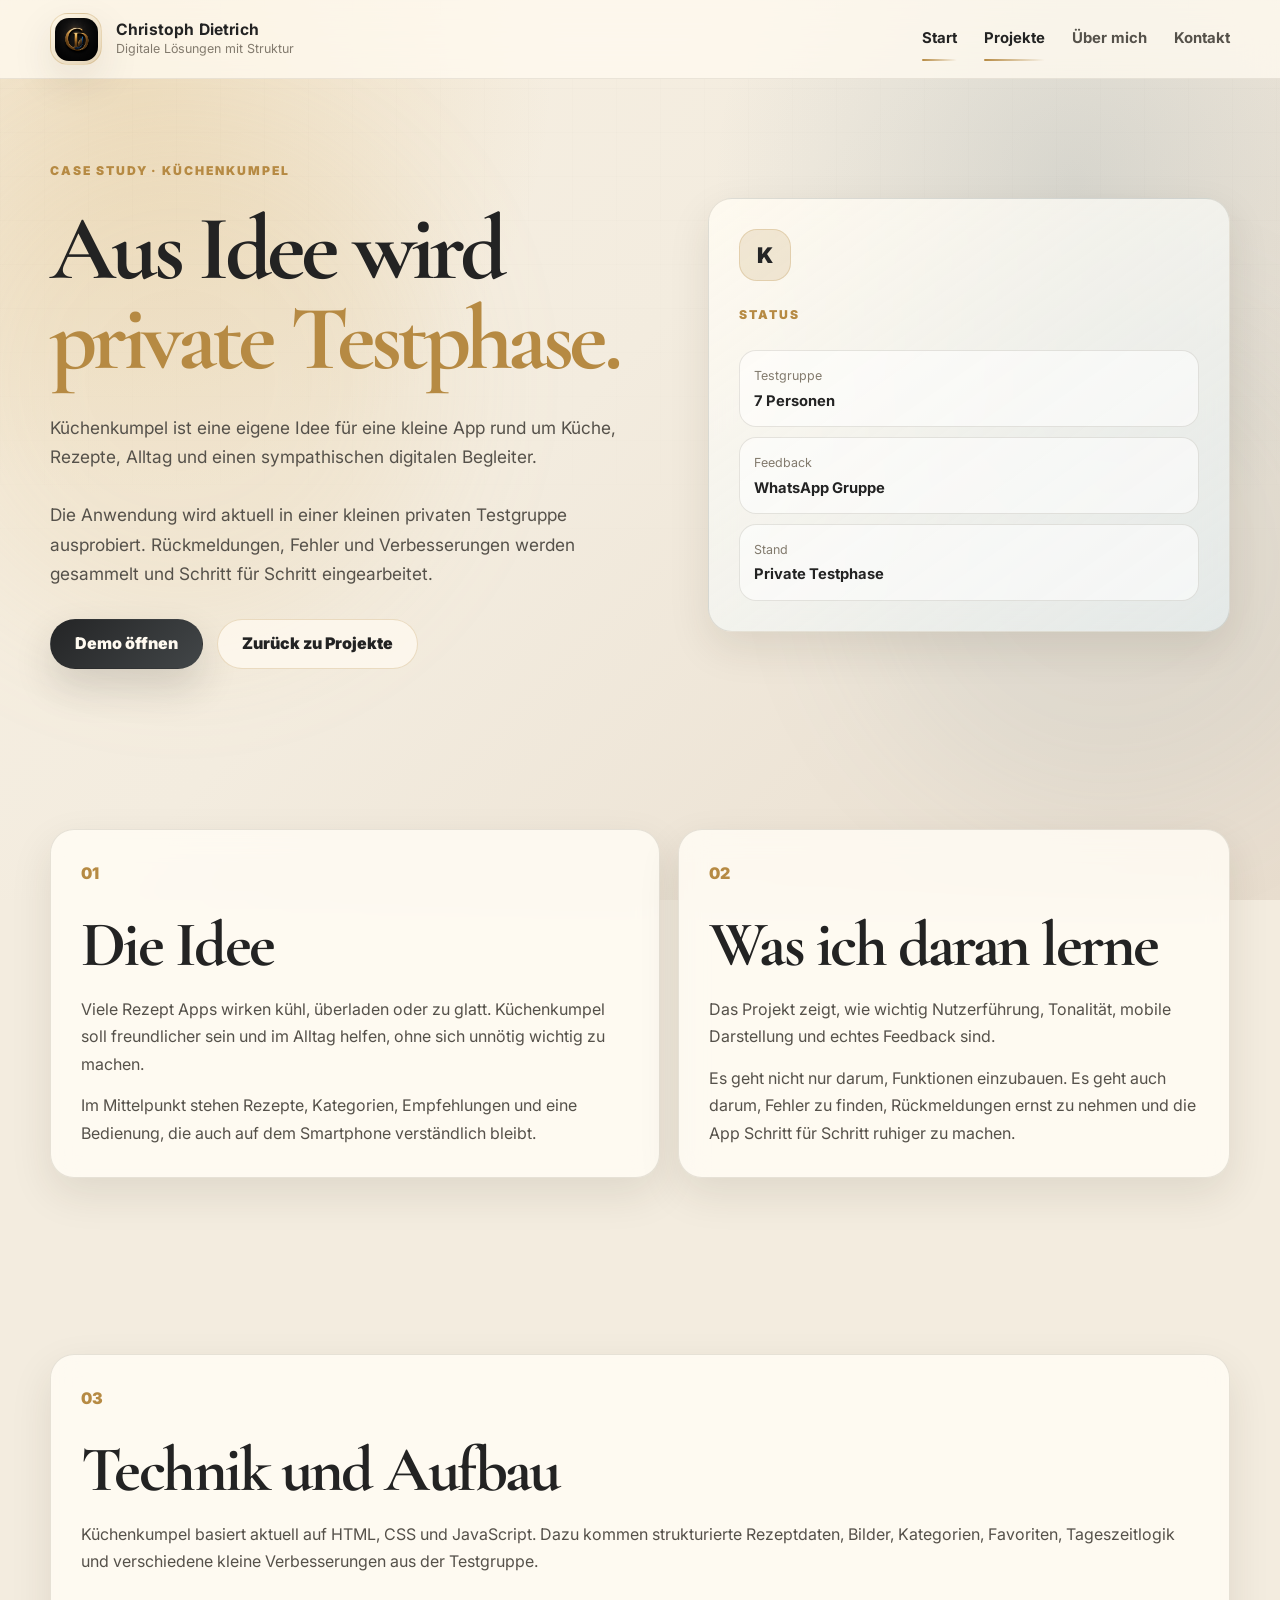
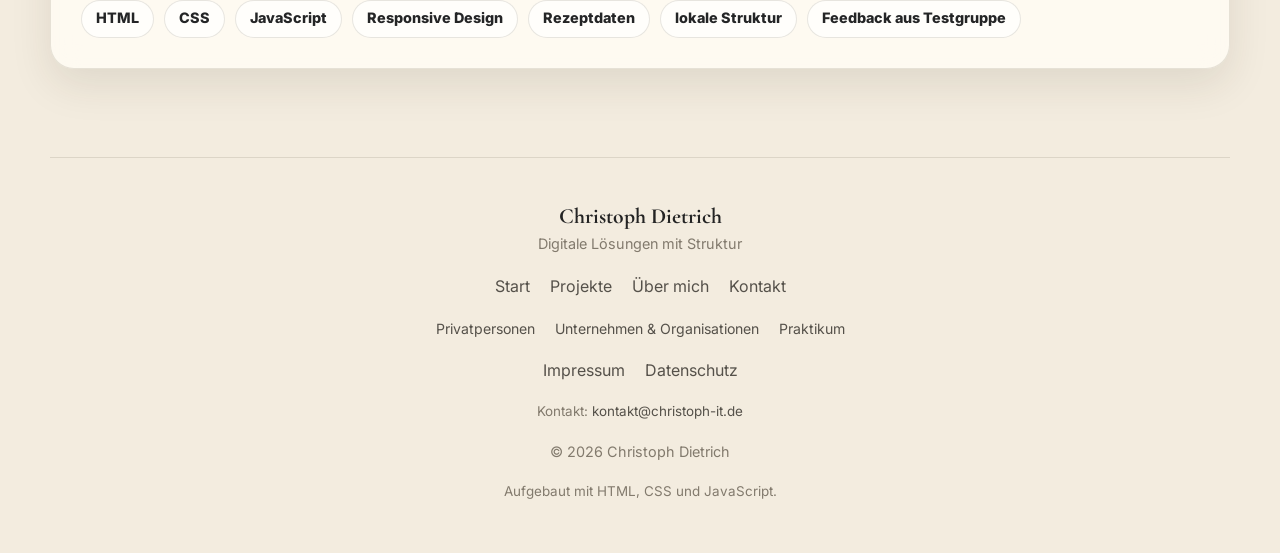
<file: projekte/kuechenkumpel/index.html>
<!DOCTYPE html>
<html lang="de">
<head>
  <meta charset="UTF-8" />
  <meta name="viewport" content="width=device-width, initial-scale=1.0" />
  <title>Küchenkumpel | Case Study | Christoph Dietrich</title>
  <meta name="description" content="Case Study zum Projekt Küchenkumpel mit privater Testphase, Nutzerfeedback und Weiterentwicklung." />
  <meta name="robots" content="index, follow" />
  <link rel="canonical" href="https://christoph-it.de/projekte/kuechenkumpel/" />
  <meta property="og:type" content="website" />
  <meta property="og:title" content="Küchenkumpel | Case Study | Christoph Dietrich" />
  <meta property="og:description" content="Case Study zum Projekt Küchenkumpel mit privater Testphase, Nutzerfeedback und Weiterentwicklung." />
  <meta property="og:url" content="https://christoph-it.de/projekte/kuechenkumpel/" />
  <meta property="og:image" content="https://christoph-it.de/assets/logo-icon.png" />
  <meta name="twitter:card" content="summary_large_image" />
  <meta name="theme-color" content="#f3ecdf" />
  <link rel="icon" type="image/png" href="../../assets/favicon.png" />
  <link rel="stylesheet" href="../../style.css" />
  <link rel="preconnect" href="https://fonts.googleapis.com" />
  <link rel="preconnect" href="https://fonts.gstatic.com" crossorigin />
  <link href="https://fonts.googleapis.com/css2?family=Cormorant+Garamond:wght@500;600;700&family=Inter:wght@400;500;600;700;800&display=swap" rel="stylesheet" />
</head>
<body>
  <div class="page-background" aria-hidden="true"><div class="ambient ambient-one"></div><div class="ambient ambient-two"></div></div>
  <header class="site-header" id="siteHeader">
    <nav class="navbar">
      <a href="../../" class="brand" aria-label="Zur Startseite">
        <span class="brand-logo-shell"><img src="../../assets/logo-icon.png" alt="Christoph Dietrich Logo" class="brand-logo" /></span>
        <span class="brand-text"><strong>Christoph Dietrich</strong><small>Digitale Lösungen mit Struktur</small></span>
      </a>
      <button class="menu-toggle" id="menuToggle" aria-label="Menü öffnen" type="button"><span></span><span></span><span></span></button>
      <div class="nav-links" id="navLinks">
        <a href="../../">Start</a>
        <a href="../">Projekte</a>
        <a href="../../ueber-mich/">Über mich</a>
        <a href="../../kontakt/">Kontakt</a>
      </div>
    </nav>
  </header>
  <main>
    <section class="section page-hero"><div><p class="signature">Case Study · Küchenkumpel</p><h1>Aus Idee wird <span>private Testphase.</span></h1><p class="page-hero-text">Küchenkumpel ist eine eigene Idee für eine kleine App rund um Küche, Rezepte, Alltag und einen sympathischen digitalen Begleiter.</p><p class="page-hero-text">Die Anwendung wird aktuell in einer kleinen privaten Testgruppe ausprobiert. Rückmeldungen, Fehler und Verbesserungen werden gesammelt und Schritt für Schritt eingearbeitet.</p><div class="hero-actions"><a href="https://christophdietrich19-dot.github.io/Kuechenkumpel/" target="_blank" rel="noopener noreferrer" class="btn btn-primary">Demo öffnen</a><a href="../" class="btn btn-secondary">Zurück zu Projekte</a></div></div><aside class="page-panel"><div class="page-icon">K</div><p class="panel-label">Status</p><div class="panel-list"><div><span>Testgruppe</span><strong>7 Personen</strong></div><div><span>Feedback</span><strong>WhatsApp Gruppe</strong></div><div><span>Stand</span><strong>Private Testphase</strong></div></div></aside></section>
    <section class="section"><div class="content-grid"><article class="text-card"><span class="card-number">01</span><h2>Die Idee</h2><p>Viele Rezept Apps wirken kühl, überladen oder zu glatt. Küchenkumpel soll freundlicher sein und im Alltag helfen, ohne sich unnötig wichtig zu machen.</p><p>Im Mittelpunkt stehen Rezepte, Kategorien, Empfehlungen und eine Bedienung, die auch auf dem Smartphone verständlich bleibt.</p></article><article class="text-card"><span class="card-number">02</span><h2>Was ich daran lerne</h2><p>Das Projekt zeigt, wie wichtig Nutzerführung, Tonalität, mobile Darstellung und echtes Feedback sind.</p><p>Es geht nicht nur darum, Funktionen einzubauen. Es geht auch darum, Fehler zu finden, Rückmeldungen ernst zu nehmen und die App Schritt für Schritt ruhiger zu machen.</p></article></div></section>
    <section class="section"><article class="text-card"><span class="card-number">03</span><h2>Technik und Aufbau</h2><p>Küchenkumpel basiert aktuell auf HTML, CSS und JavaScript. Dazu kommen strukturierte Rezeptdaten, Bilder, Kategorien, Favoriten, Tageszeitlogik und verschiedene kleine Verbesserungen aus der Testgruppe.</p><div class="tech-list">            <span class="tech-pill">HTML</span>
            <span class="tech-pill">CSS</span>
            <span class="tech-pill">JavaScript</span>
            <span class="tech-pill">Responsive Design</span>
            <span class="tech-pill">Rezeptdaten</span>
            <span class="tech-pill">lokale Struktur</span>
            <span class="tech-pill">Feedback aus Testgruppe</span></div></article></section>
  </main>
  <footer class="footer">
    <div class="footer-inner">
      <div class="footer-brand"><strong>Christoph Dietrich</strong><span>Digitale Lösungen mit Struktur</span></div>
      <div class="footer-links">
        <a href="../../">Start</a>
        <a href="../">Projekte</a>
        <a href="../../ueber-mich/">Über mich</a>
        <a href="../../kontakt/">Kontakt</a>
      </div>
      <div class="footer-links footer-secondary-links">
        <a href="../../privatpersonen/">Privatpersonen</a>
        <a href="../../unternehmen-gewerbe/">Unternehmen & Organisationen</a>
        <a href="../../praktikum-beruflicher-kontakt/">Praktikum</a>
      </div>
      <div class="footer-legal">
        <a href="../../impressum/">Impressum</a>
        <a href="../../datenschutz/">Datenschutz</a>
      </div>
      <p class="footer-tech">Kontakt: <a href="mailto:kontakt@christoph-it.de">kontakt@christoph-it.de</a></p>
      <p class="footer-copy">© <span id="year">2026</span> Christoph Dietrich</p>
      <p class="footer-tech">Aufgebaut mit HTML, CSS und JavaScript.</p>
    </div>
  </footer>
  <script src="../../script.js"></script>
</body>
</html>
</file>
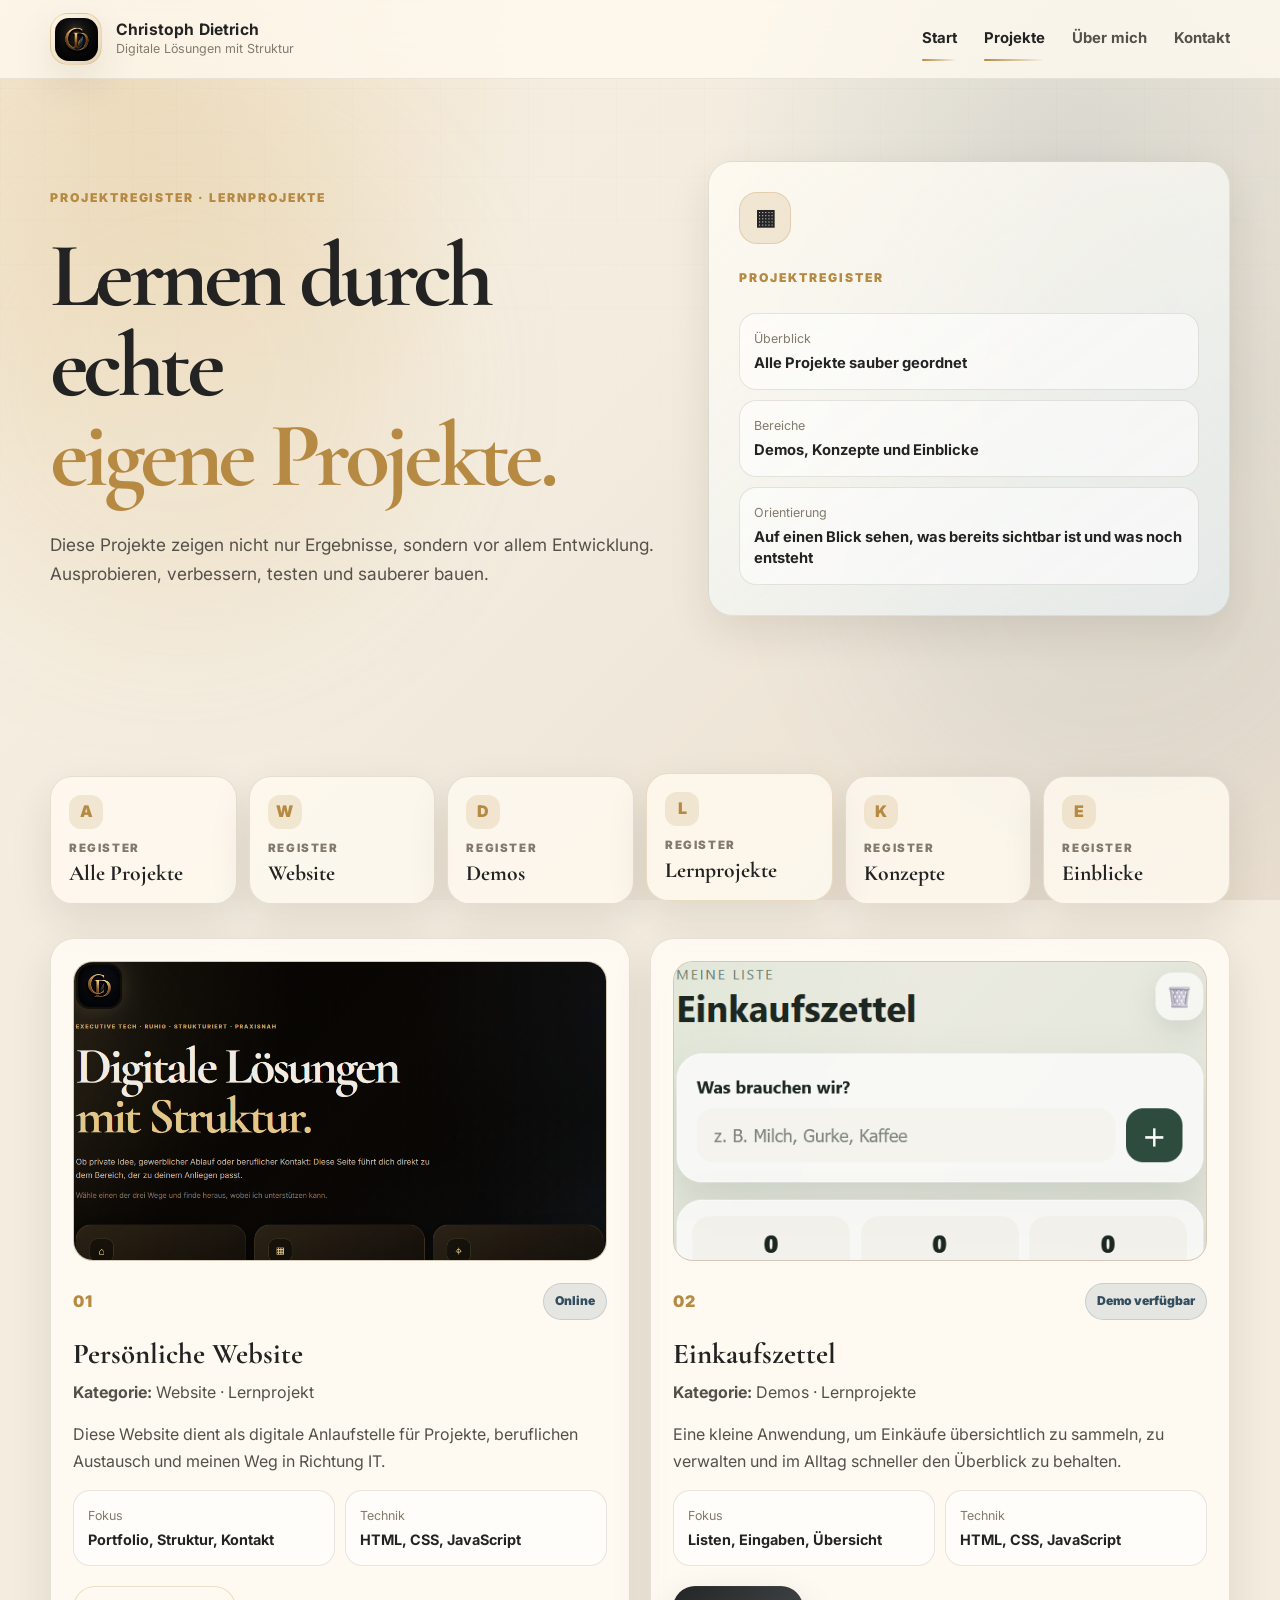
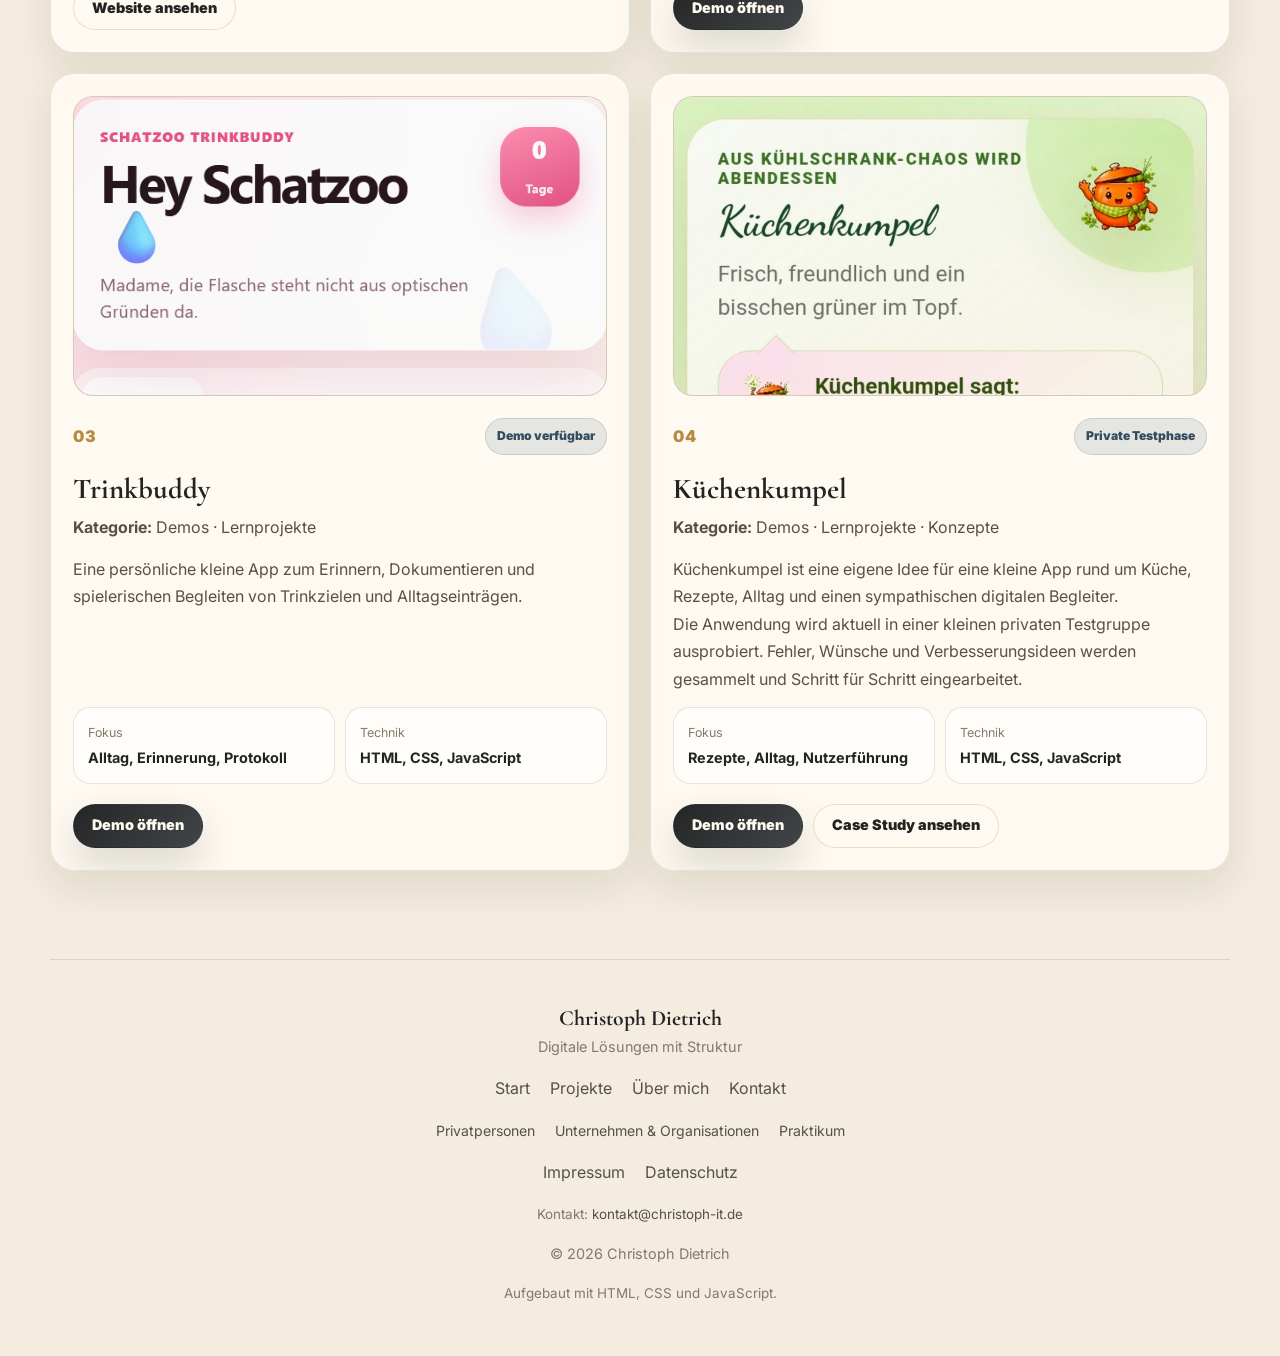
<file: projekte/lernprojekte/index.html>
<!DOCTYPE html>
<html lang="de">
<head>
  <meta charset="UTF-8" />
  <meta name="viewport" content="width=device-width, initial-scale=1.0" />
  <title>Lernprojekte | Projekte | Christoph Dietrich</title>
  <meta name="description" content="Lernprojekte von Christoph Dietrich mit Website, kleinen Anwendungen und laufenden Ideen." />
  <meta name="robots" content="index, follow" />
  <link rel="canonical" href="https://christoph-it.de/projekte/lernprojekte/" />
  <meta property="og:type" content="website" />
  <meta property="og:title" content="Lernprojekte | Projekte | Christoph Dietrich" />
  <meta property="og:description" content="Lernprojekte von Christoph Dietrich mit Website, kleinen Anwendungen und laufenden Ideen." />
  <meta property="og:url" content="https://christoph-it.de/projekte/lernprojekte/" />
  <meta property="og:image" content="https://christoph-it.de/assets/logo-icon.png" />
  <meta name="twitter:card" content="summary_large_image" />
  <meta name="theme-color" content="#f3ecdf" />
  <link rel="icon" type="image/png" href="../../assets/favicon.png" />
  <link rel="stylesheet" href="../../style.css" />
  <link rel="preconnect" href="https://fonts.googleapis.com" />
  <link rel="preconnect" href="https://fonts.gstatic.com" crossorigin />
  <link href="https://fonts.googleapis.com/css2?family=Cormorant+Garamond:wght@500;600;700&family=Inter:wght@400;500;600;700;800&display=swap" rel="stylesheet" />
</head>
<body>
  <div class="page-background" aria-hidden="true"><div class="ambient ambient-one"></div><div class="ambient ambient-two"></div></div>
  <header class="site-header" id="siteHeader">
    <nav class="navbar">
      <a href="../../" class="brand" aria-label="Zur Startseite">
        <span class="brand-logo-shell"><img src="../../assets/logo-icon.png" alt="Christoph Dietrich Logo" class="brand-logo" /></span>
        <span class="brand-text"><strong>Christoph Dietrich</strong><small>Digitale Lösungen mit Struktur</small></span>
      </a>
      <button class="menu-toggle" id="menuToggle" aria-label="Menü öffnen" type="button"><span></span><span></span><span></span></button>
      <div class="nav-links" id="navLinks">
        <a href="../../">Start</a>
        <a href="../">Projekte</a>
        <a href="../../ueber-mich/">Über mich</a>
        <a href="../../kontakt/">Kontakt</a>
      </div>
    </nav>
  </header>
  <main>
    <section class="section page-hero">
      <div><p class="signature">Projektregister · Lernprojekte</p><h1>Lernen durch echte <span>eigene Projekte.</span></h1><p class="page-hero-text">Diese Projekte zeigen nicht nur Ergebnisse, sondern vor allem Entwicklung. Ausprobieren, verbessern, testen und sauberer bauen.</p></div>
      <aside class="page-panel"><div class="page-icon">▦</div><p class="panel-label">Projektregister</p><div class="panel-list"><div><span>Überblick</span><strong>Alle Projekte sauber geordnet</strong></div><div><span>Bereiche</span><strong>Demos, Konzepte und Einblicke</strong></div><div><span>Orientierung</span><strong>Auf einen Blick sehen, was bereits sichtbar ist und was noch entsteht</strong></div></div></aside>
    </section>
    <section class="section"><div class="project-register-row">          <a href="../" class="project-register-tab "><span class="project-register-letter">A</span><small>Register</small><strong>Alle Projekte</strong></a>
          <a href="../website/" class="project-register-tab "><span class="project-register-letter">W</span><small>Register</small><strong>Website</strong></a>
          <a href="../demos/" class="project-register-tab "><span class="project-register-letter">D</span><small>Register</small><strong>Demos</strong></a>
          <a href="../lernprojekte/" class="project-register-tab active"><span class="project-register-letter">L</span><small>Register</small><strong>Lernprojekte</strong></a>
          <a href="../konzepte/" class="project-register-tab "><span class="project-register-letter">K</span><small>Register</small><strong>Konzepte</strong></a>
          <a href="../einblicke/" class="project-register-tab "><span class="project-register-letter">E</span><small>Register</small><strong>Einblicke</strong></a></div><div class="projects-grid">        <article class="project-card">
          <div class="project-preview"><img src="../../assets/project-website.png" alt="Screenshot der persönlichen Website" /></div>
          <div class="project-head"><span class="project-index">01</span><span class="project-state">Online</span></div>
          <h3>Persönliche Website</h3>
          <p class="project-category-line"><strong>Kategorie:</strong> Website · Lernprojekt</p>
          <p>Diese Website dient als digitale Anlaufstelle für Projekte, beruflichen Austausch und meinen Weg in Richtung IT.</p>
          <div class="project-data">
            <div><span>Fokus</span><strong>Portfolio, Struktur, Kontakt</strong></div>
            <div><span>Technik</span><strong>HTML, CSS, JavaScript</strong></div>
          </div>
          <div class="project-actions">
<a class="btn btn-secondary project-action-btn" href="../../">Website ansehen</a>
          </div>
        </article>
        <article class="project-card">
          <div class="project-preview"><img src="../../assets/project-einkaufszettel.png" alt="Screenshot der Einkaufszettel App" /></div>
          <div class="project-head"><span class="project-index">02</span><span class="project-state">Demo verfügbar</span></div>
          <h3>Einkaufszettel</h3>
          <p class="project-category-line"><strong>Kategorie:</strong> Demos · Lernprojekte</p>
          <p>Eine kleine Anwendung, um Einkäufe übersichtlich zu sammeln, zu verwalten und im Alltag schneller den Überblick zu behalten.</p>
          <div class="project-data">
            <div><span>Fokus</span><strong>Listen, Eingaben, Übersicht</strong></div>
            <div><span>Technik</span><strong>HTML, CSS, JavaScript</strong></div>
          </div>
          <div class="project-actions">
<a class="btn btn-primary project-action-btn" href="https://einkaufszettel-projekt.netlify.app/" target="_blank" rel="noopener noreferrer">Demo öffnen</a>
          </div>
        </article>
        <article class="project-card">
          <div class="project-preview"><img src="../../assets/project-trinkbuddy.png" alt="Screenshot der Trinkbuddy App" /></div>
          <div class="project-head"><span class="project-index">03</span><span class="project-state">Demo verfügbar</span></div>
          <h3>Trinkbuddy</h3>
          <p class="project-category-line"><strong>Kategorie:</strong> Demos · Lernprojekte</p>
          <p>Eine persönliche kleine App zum Erinnern, Dokumentieren und spielerischen Begleiten von Trinkzielen und Alltagseinträgen.</p>
          <div class="project-data">
            <div><span>Fokus</span><strong>Alltag, Erinnerung, Protokoll</strong></div>
            <div><span>Technik</span><strong>HTML, CSS, JavaScript</strong></div>
          </div>
          <div class="project-actions">
<a class="btn btn-primary project-action-btn" href="https://trinkbuddy.netlify.app/" target="_blank" rel="noopener noreferrer">Demo öffnen</a>
          </div>
        </article>
        <article class="project-card">
          <div class="project-preview"><img src="../../assets/project-kuechenkumpel.png" alt="Screenshot der Küchenkumpel App" /></div>
          <div class="project-head"><span class="project-index">04</span><span class="project-state">Private Testphase</span></div>
          <h3>Küchenkumpel</h3>
          <p class="project-category-line"><strong>Kategorie:</strong> Demos · Lernprojekte · Konzepte</p>
          <p>Küchenkumpel ist eine eigene Idee für eine kleine App rund um Küche, Rezepte, Alltag und einen sympathischen digitalen Begleiter.</p>
          <p>Die Anwendung wird aktuell in einer kleinen privaten Testgruppe ausprobiert. Fehler, Wünsche und Verbesserungsideen werden gesammelt und Schritt für Schritt eingearbeitet.</p>
          <div class="project-data">
            <div><span>Fokus</span><strong>Rezepte, Alltag, Nutzerführung</strong></div>
            <div><span>Technik</span><strong>HTML, CSS, JavaScript</strong></div>
          </div>
          <div class="project-actions">
<a class="btn btn-primary project-action-btn" href="https://christophdietrich19-dot.github.io/Kuechenkumpel/" target="_blank" rel="noopener noreferrer">Demo öffnen</a>
            <a class="btn btn-secondary project-action-btn" href="../kuechenkumpel/">Case Study ansehen</a>
          </div>
        </article></div></section>
  </main>
  <footer class="footer">
    <div class="footer-inner">
      <div class="footer-brand"><strong>Christoph Dietrich</strong><span>Digitale Lösungen mit Struktur</span></div>
      <div class="footer-links">
        <a href="../../">Start</a>
        <a href="../">Projekte</a>
        <a href="../../ueber-mich/">Über mich</a>
        <a href="../../kontakt/">Kontakt</a>
      </div>
      <div class="footer-links footer-secondary-links">
        <a href="../../privatpersonen/">Privatpersonen</a>
        <a href="../../unternehmen-gewerbe/">Unternehmen & Organisationen</a>
        <a href="../../praktikum-beruflicher-kontakt/">Praktikum</a>
      </div>
      <div class="footer-legal">
        <a href="../../impressum/">Impressum</a>
        <a href="../../datenschutz/">Datenschutz</a>
      </div>
      <p class="footer-tech">Kontakt: <a href="mailto:kontakt@christoph-it.de">kontakt@christoph-it.de</a></p>
      <p class="footer-copy">© <span id="year">2026</span> Christoph Dietrich</p>
      <p class="footer-tech">Aufgebaut mit HTML, CSS und JavaScript.</p>
    </div>
  </footer>
  <script src="../../script.js"></script>
</body>
</html>
</file>
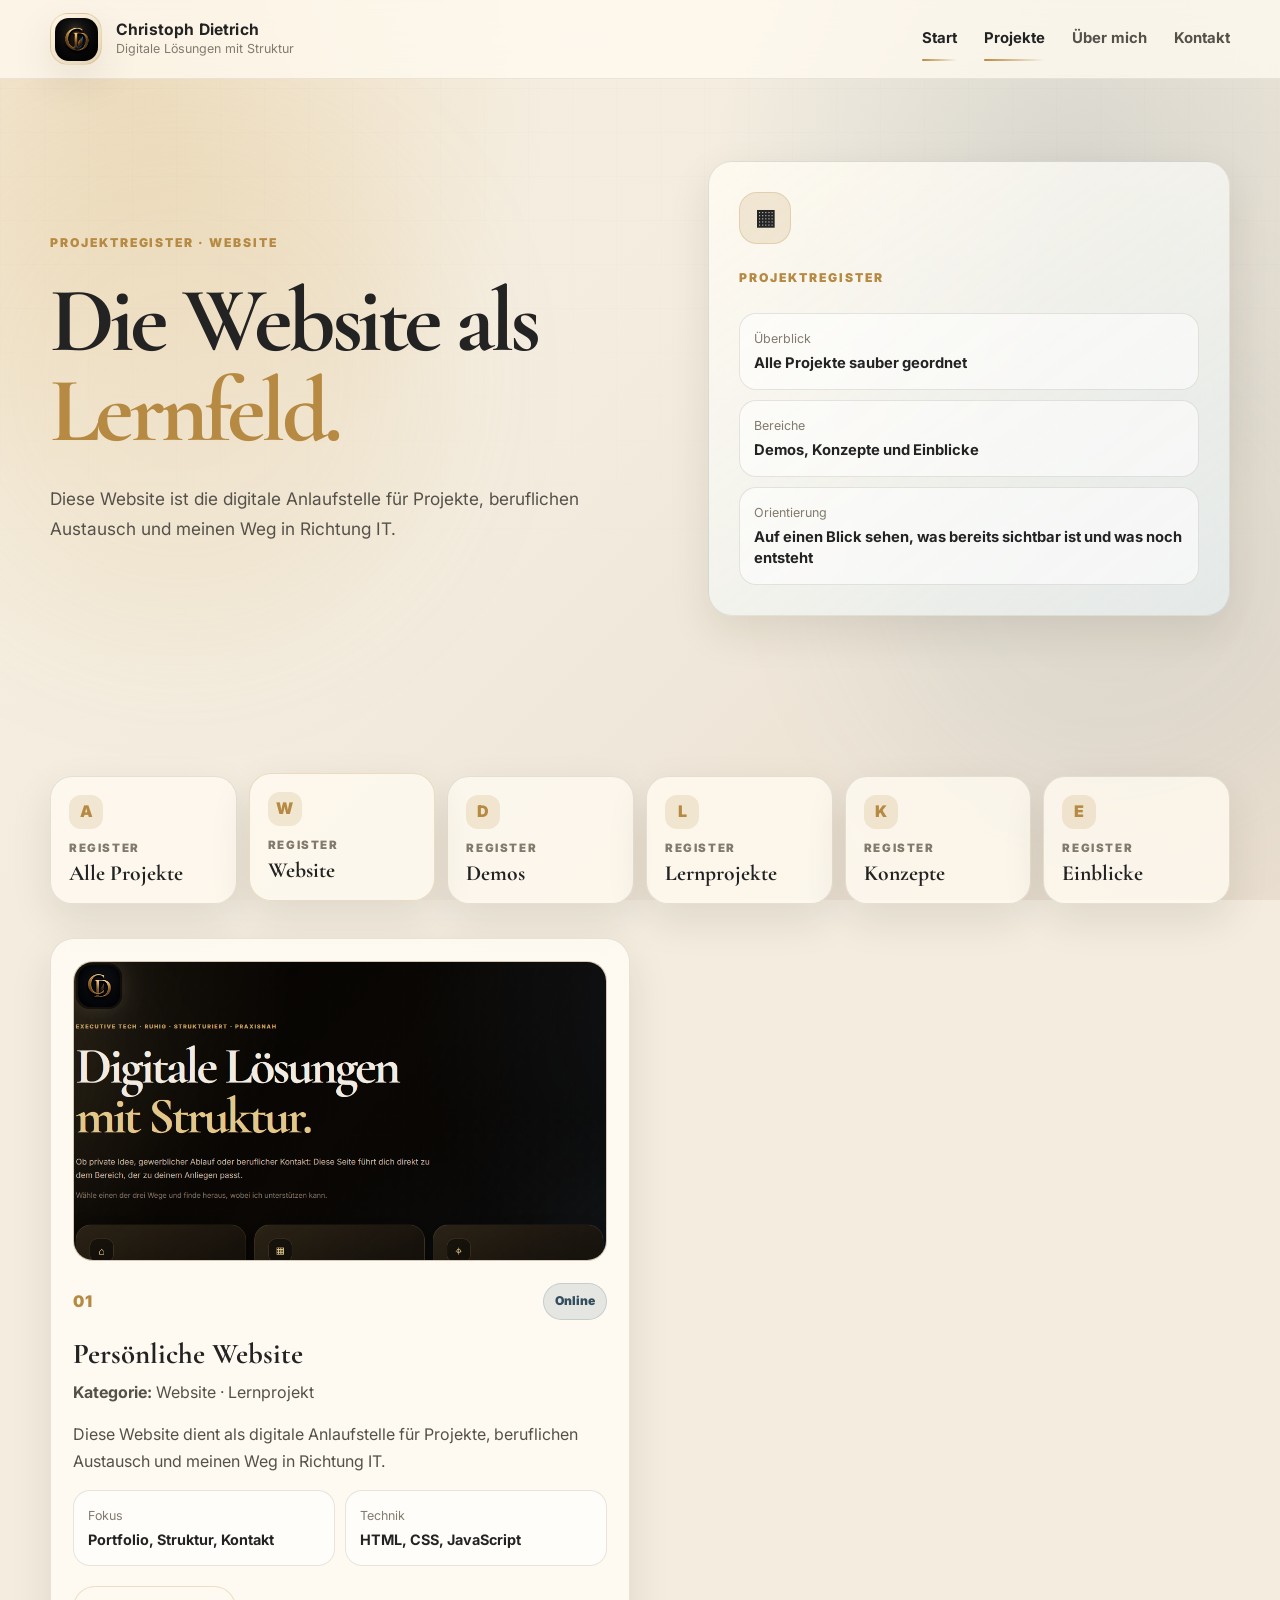
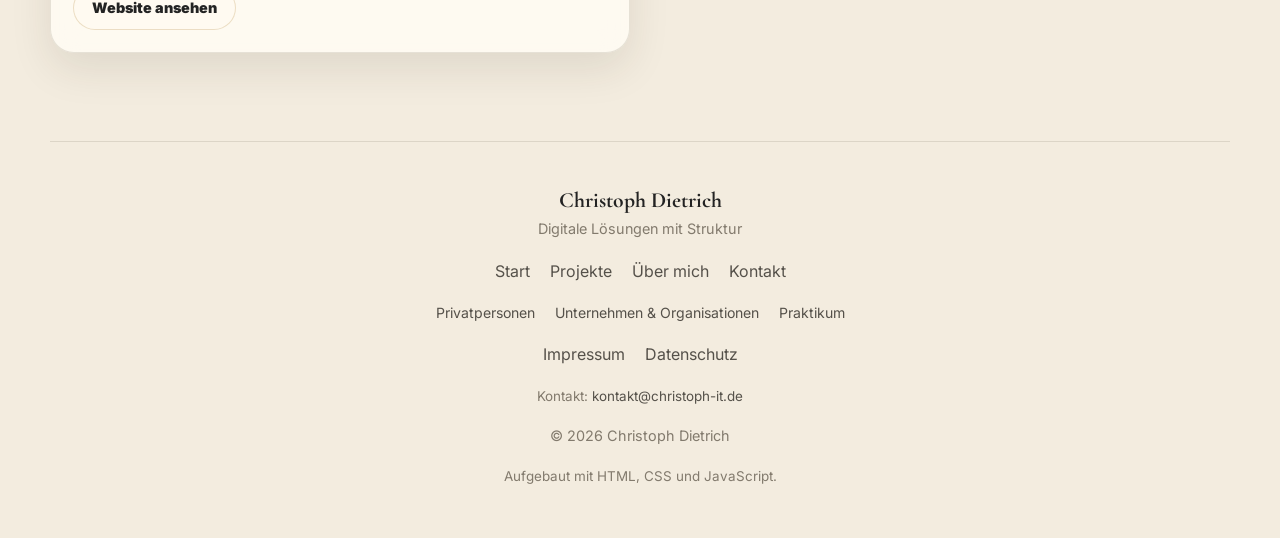
<file: projekte/website/index.html>
<!DOCTYPE html>
<html lang="de">
<head>
  <meta charset="UTF-8" />
  <meta name="viewport" content="width=device-width, initial-scale=1.0" />
  <title>Website | Projekte | Christoph Dietrich</title>
  <meta name="description" content="Die persönliche Website von Christoph Dietrich als Portfolio, Lernfeld und digitale Anlaufstelle." />
  <meta name="robots" content="index, follow" />
  <link rel="canonical" href="https://christoph-it.de/projekte/website/" />
  <meta property="og:type" content="website" />
  <meta property="og:title" content="Website | Projekte | Christoph Dietrich" />
  <meta property="og:description" content="Die persönliche Website von Christoph Dietrich als Portfolio, Lernfeld und digitale Anlaufstelle." />
  <meta property="og:url" content="https://christoph-it.de/projekte/website/" />
  <meta property="og:image" content="https://christoph-it.de/assets/logo-icon.png" />
  <meta name="twitter:card" content="summary_large_image" />
  <meta name="theme-color" content="#f3ecdf" />
  <link rel="icon" type="image/png" href="../../assets/favicon.png" />
  <link rel="stylesheet" href="../../style.css" />
  <link rel="preconnect" href="https://fonts.googleapis.com" />
  <link rel="preconnect" href="https://fonts.gstatic.com" crossorigin />
  <link href="https://fonts.googleapis.com/css2?family=Cormorant+Garamond:wght@500;600;700&family=Inter:wght@400;500;600;700;800&display=swap" rel="stylesheet" />
</head>
<body>
  <div class="page-background" aria-hidden="true"><div class="ambient ambient-one"></div><div class="ambient ambient-two"></div></div>
  <header class="site-header" id="siteHeader">
    <nav class="navbar">
      <a href="../../" class="brand" aria-label="Zur Startseite">
        <span class="brand-logo-shell"><img src="../../assets/logo-icon.png" alt="Christoph Dietrich Logo" class="brand-logo" /></span>
        <span class="brand-text"><strong>Christoph Dietrich</strong><small>Digitale Lösungen mit Struktur</small></span>
      </a>
      <button class="menu-toggle" id="menuToggle" aria-label="Menü öffnen" type="button"><span></span><span></span><span></span></button>
      <div class="nav-links" id="navLinks">
        <a href="../../">Start</a>
        <a href="../">Projekte</a>
        <a href="../../ueber-mich/">Über mich</a>
        <a href="../../kontakt/">Kontakt</a>
      </div>
    </nav>
  </header>
  <main>
    <section class="section page-hero">
      <div><p class="signature">Projektregister · Website</p><h1>Die Website als <span>Lernfeld.</span></h1><p class="page-hero-text">Diese Website ist die digitale Anlaufstelle für Projekte, beruflichen Austausch und meinen Weg in Richtung IT.</p></div>
      <aside class="page-panel"><div class="page-icon">▦</div><p class="panel-label">Projektregister</p><div class="panel-list"><div><span>Überblick</span><strong>Alle Projekte sauber geordnet</strong></div><div><span>Bereiche</span><strong>Demos, Konzepte und Einblicke</strong></div><div><span>Orientierung</span><strong>Auf einen Blick sehen, was bereits sichtbar ist und was noch entsteht</strong></div></div></aside>
    </section>
    <section class="section"><div class="project-register-row">          <a href="../" class="project-register-tab "><span class="project-register-letter">A</span><small>Register</small><strong>Alle Projekte</strong></a>
          <a href="../website/" class="project-register-tab active"><span class="project-register-letter">W</span><small>Register</small><strong>Website</strong></a>
          <a href="../demos/" class="project-register-tab "><span class="project-register-letter">D</span><small>Register</small><strong>Demos</strong></a>
          <a href="../lernprojekte/" class="project-register-tab "><span class="project-register-letter">L</span><small>Register</small><strong>Lernprojekte</strong></a>
          <a href="../konzepte/" class="project-register-tab "><span class="project-register-letter">K</span><small>Register</small><strong>Konzepte</strong></a>
          <a href="../einblicke/" class="project-register-tab "><span class="project-register-letter">E</span><small>Register</small><strong>Einblicke</strong></a></div><div class="projects-grid">        <article class="project-card">
          <div class="project-preview"><img src="../../assets/project-website.png" alt="Screenshot der persönlichen Website" /></div>
          <div class="project-head"><span class="project-index">01</span><span class="project-state">Online</span></div>
          <h3>Persönliche Website</h3>
          <p class="project-category-line"><strong>Kategorie:</strong> Website · Lernprojekt</p>
          <p>Diese Website dient als digitale Anlaufstelle für Projekte, beruflichen Austausch und meinen Weg in Richtung IT.</p>
          <div class="project-data">
            <div><span>Fokus</span><strong>Portfolio, Struktur, Kontakt</strong></div>
            <div><span>Technik</span><strong>HTML, CSS, JavaScript</strong></div>
          </div>
          <div class="project-actions">
<a class="btn btn-secondary project-action-btn" href="../../">Website ansehen</a>
          </div>
        </article></div></section>
  </main>
  <footer class="footer">
    <div class="footer-inner">
      <div class="footer-brand"><strong>Christoph Dietrich</strong><span>Digitale Lösungen mit Struktur</span></div>
      <div class="footer-links">
        <a href="../../">Start</a>
        <a href="../">Projekte</a>
        <a href="../../ueber-mich/">Über mich</a>
        <a href="../../kontakt/">Kontakt</a>
      </div>
      <div class="footer-links footer-secondary-links">
        <a href="../../privatpersonen/">Privatpersonen</a>
        <a href="../../unternehmen-gewerbe/">Unternehmen & Organisationen</a>
        <a href="../../praktikum-beruflicher-kontakt/">Praktikum</a>
      </div>
      <div class="footer-legal">
        <a href="../../impressum/">Impressum</a>
        <a href="../../datenschutz/">Datenschutz</a>
      </div>
      <p class="footer-tech">Kontakt: <a href="mailto:kontakt@christoph-it.de">kontakt@christoph-it.de</a></p>
      <p class="footer-copy">© <span id="year">2026</span> Christoph Dietrich</p>
      <p class="footer-tech">Aufgebaut mit HTML, CSS und JavaScript.</p>
    </div>
  </footer>
  <script src="../../script.js"></script>
</body>
</html>
</file>
<file: style.css>
:root {
  --bg-main: #f3ecdf;
  --bg-soft: #fbf8f1;
  --bg-card: rgba(255, 252, 244, 0.86);
  --bg-card-solid: #fffaf0;
  --graphite: #242526;
  --graphite-soft: #3a3d3f;
  --text-main: #232323;
  --text-soft: #55514a;
  --text-muted: #827a6d;
  --gold: #b68a43;
  --gold-light: #d4ae68;
  --bronze-soft: rgba(182, 138, 67, 0.16);
  --blue: #527184;
  --blue-soft: rgba(82, 113, 132, 0.14);
  --border: rgba(71, 61, 45, 0.13);
  --border-strong: rgba(182, 138, 67, 0.26);
  --shadow: 0 24px 70px rgba(47, 38, 23, 0.16);
  --shadow-soft: 0 16px 42px rgba(47, 38, 23, 0.1);
  --font-heading: "Cormorant Garamond", Georgia, serif;
  --font-body: "Inter", Arial, sans-serif;
  --max-width: 1180px;
  --radius-xl: 34px;
  --radius-lg: 24px;
}

* { box-sizing: border-box; margin: 0; padding: 0; }
html { scroll-behavior: smooth; }
body { min-height: 100vh; background: var(--bg-main); color: var(--text-main); font-family: var(--font-body); line-height: 1.72; overflow-x: hidden; }
a { color: inherit; text-decoration: none; }
button { font: inherit; }
img { max-width: 100%; }
h1, h2, h3, p, a, span, strong { overflow-wrap: break-word; }

.page-background { position: fixed; inset: 0; z-index: -10; overflow: hidden; background: radial-gradient(circle at 10% 8%, rgba(212, 174, 104, 0.28), transparent 30%), radial-gradient(circle at 84% 20%, rgba(82, 113, 132, 0.16), transparent 28%), linear-gradient(135deg, #f8f0e2 0%, #f3ecdf 45%, #e8ddce 100%); }
.page-background::after { content: ""; position: absolute; inset: 0; opacity: 0.32; background-image: linear-gradient(rgba(36, 37, 38, 0.045) 1px, transparent 1px), linear-gradient(90deg, rgba(36, 37, 38, 0.035) 1px, transparent 1px); background-size: 44px 44px; mask-image: linear-gradient(to bottom, black, transparent 88%); }
.ambient { position: absolute; width: 520px; height: 520px; border-radius: 999px; filter: blur(70px); opacity: 0.38; }
.ambient-one { left: -80px; top: 120px; background: rgba(212, 174, 104, 0.36); }
.ambient-two { right: -90px; bottom: 80px; background: rgba(82, 113, 132, 0.22); }

.site-header { position: sticky; top: 0; z-index: 50; background: rgba(255, 250, 240, 0.78); border-bottom: 1px solid rgba(71, 61, 45, 0.1); backdrop-filter: blur(18px); transition: box-shadow .22s ease, background .22s ease; }
.site-header.scrolled { background: rgba(255, 250, 240, 0.94); box-shadow: 0 14px 40px rgba(47, 38, 23, 0.1); }
.navbar { width: min(var(--max-width), calc(100% - 36px)); min-height: 78px; margin: 0 auto; display: flex; align-items: center; justify-content: space-between; gap: 22px; }
.brand { display: inline-flex; align-items: center; gap: 14px; min-width: 0; }
.brand-logo-shell { width: 52px; height: 52px; display: grid; place-items: center; flex: 0 0 auto; border-radius: 18px; background: linear-gradient(145deg, #fff8e8, #e4d3b5); border: 1px solid var(--border-strong); box-shadow: var(--shadow-soft); overflow: hidden; }
.brand-logo { width: 43px; height: 43px; display: block; object-fit: cover; border-radius: 14px; }
.brand-text { display: grid; line-height: 1.18; min-width: 0; }
.brand-text strong { font-size: .98rem; letter-spacing: .01em; white-space: nowrap; }
.brand-text small { color: var(--text-muted); font-size: .78rem; margin-top: 3px; white-space: nowrap; }
.nav-links { display: flex; align-items: center; gap: 27px; color: var(--text-soft); font-size: .93rem; font-weight: 700; }
.nav-links a { position: relative; transition: color .18s ease; }
.nav-links a::after { content: ""; position: absolute; left: 0; bottom: -9px; width: 0; height: 2px; border-radius: 999px; background: linear-gradient(90deg, var(--gold), transparent); transition: width .2s ease; }
.nav-links a:hover, .nav-links a.nav-active { color: var(--text-main); }
.nav-links a:hover::after, .nav-links a.nav-active::after { width: 100%; }
.menu-toggle { display: none; width: 46px; height: 46px; flex: 0 0 auto; border: 1px solid var(--border); border-radius: 16px; background: rgba(255, 250, 240, 0.92); cursor: pointer; box-shadow: var(--shadow-soft); }
.menu-toggle span { display: block; width: 20px; height: 2px; margin: 5px auto; border-radius: 99px; background: var(--graphite); }

.section { width: min(var(--max-width), calc(100% - 36px)); margin: 0 auto; padding: 88px 0; }
.eyebrow, .signature, .panel-label { color: var(--gold); font-size: .76rem; font-weight: 900; letter-spacing: .16em; text-transform: uppercase; }
.signature { margin-bottom: 22px; }
h1, h2, h3 { color: var(--text-main); }
h1 { max-width: 920px; font-family: var(--font-heading); font-size: clamp(3.5rem, 7.2vw, 7.4rem); font-weight: 700; line-height: .98; letter-spacing: -.05em; }
h1 span { display: block; color: var(--gold); }
h2 { font-family: var(--font-heading); font-size: clamp(2.5rem, 5vw, 5.2rem); line-height: 1.03; letter-spacing: -.04em; }
h3 { font-family: var(--font-heading); font-size: 1.8rem; line-height: 1.14; }

.btn { min-height: 50px; display: inline-flex; align-items: center; justify-content: center; gap: 8px; padding: 0 24px; border-radius: 999px; font-weight: 900; border: 1px solid transparent; cursor: pointer; transition: transform .2s ease, box-shadow .2s ease, background .2s ease, border-color .2s ease; }
.btn:hover { transform: translateY(-2px); }
.btn-primary { color: #fffaf0; background: linear-gradient(135deg, var(--graphite), #424648); box-shadow: 0 18px 38px rgba(36, 37, 38, .16); }
.btn-primary:hover { box-shadow: 0 22px 46px rgba(36, 37, 38, .22); }
.btn-secondary { color: var(--text-main); background: rgba(255, 250, 240, .75); border-color: var(--border-strong); }
.btn-secondary:hover { background: #fffaf0; border-color: var(--gold); }
.hero-actions { margin-top: 30px; display: flex; flex-wrap: wrap; gap: 14px; }

.hero { width: min(var(--max-width), calc(100% - 36px)); margin: 0 auto; min-height: calc(82vh - 78px); display: grid; grid-template-columns: minmax(0, 1.08fr) minmax(310px, .92fr); align-items: center; gap: 46px; padding: 76px 0 64px; }
.hero-copy { animation: fadeUp .7s ease both; }
.hero-text { max-width: 720px; margin-top: 24px; color: var(--text-soft); font-size: clamp(1.04rem, 1.4vw, 1.16rem); }
.hero-panel { position: relative; padding: 30px; border-radius: var(--radius-xl); background: linear-gradient(145deg, rgba(255, 250, 240, .94), rgba(237, 225, 207, .76)); border: 1px solid var(--border-strong); box-shadow: var(--shadow); overflow: hidden; }
.hero-panel::before { content: ""; position: absolute; inset: 0; background: radial-gradient(circle at 20% 10%, rgba(212, 174, 104, .28), transparent 28%), radial-gradient(circle at 84% 30%, rgba(82, 113, 132, .16), transparent 36%); pointer-events: none; }
.hero-seal { position: relative; z-index: 2; width: 108px; height: 108px; display: grid; place-items: center; margin-bottom: 28px; border-radius: 34px; background: linear-gradient(145deg, #fffaf0, #e0c99f); border: 1px solid var(--border-strong); box-shadow: var(--shadow-soft); }
.hero-seal img { width: 88px; height: 88px; display: block; object-fit: cover; border-radius: 28px; }
.hero-panel-content { position: relative; z-index: 2; display: grid; gap: 14px; }
.hero-panel-content strong { font-family: var(--font-heading); font-size: 2.2rem; line-height: 1.04; }
.hero-panel-content p { color: var(--text-soft); }
.panel-metrics { display: grid; gap: 10px; margin-top: 14px; }
.panel-metrics div { padding: 14px; border-radius: 18px; background: rgba(255, 255, 255, .55); border: 1px solid var(--border); }
.panel-metrics span { display: block; color: var(--text-muted); font-size: .78rem; margin-bottom: 3px; }
.panel-metrics b { display: block; color: var(--text-main); font-size: .94rem; line-height: 1.45; }

.section-heading { max-width: 820px; margin-bottom: 36px; }
.section-heading .eyebrow { margin-bottom: 14px; }
.section-heading p { margin-top: 18px; color: var(--text-soft); }
.card-grid { display: grid; grid-template-columns: repeat(3, minmax(0, 1fr)); gap: 18px; }
.projects-grid { display: grid; grid-template-columns: repeat(2, minmax(0, 1fr)); gap: 20px; }
.card, .text-card, .project-card, .contact-card, .legal-card, .cta-card, .page-panel, .career-card { position: relative; overflow: hidden; border-radius: var(--radius-lg); background: var(--bg-card); border: 1px solid var(--border); box-shadow: var(--shadow-soft); backdrop-filter: blur(14px); }
.card, .text-card, .contact-card, .legal-card { padding: 30px; }
.card:hover, .project-card:hover, .text-card:hover { transform: translateY(-4px); box-shadow: var(--shadow); }
.card, .project-card, .text-card { transition: transform .2s ease, box-shadow .2s ease, border-color .2s ease; }
.card-icon, .page-icon { width: 52px; height: 52px; display: grid; place-items: center; margin-bottom: 24px; border-radius: 18px; color: var(--graphite); background: var(--bronze-soft); border: 1px solid var(--border-strong); font-size: 1.35rem; font-weight: 900; }
.card h3 { margin-bottom: 14px; }
.card p, .text-card p, .project-card p, .contact-card p, .legal-card p, .legal-card li { color: var(--text-soft); }
.card-link { display: inline-flex; margin-top: 22px; color: var(--gold); font-weight: 900; }

.project-card { padding: 22px; display: flex; flex-direction: column; min-height: 100%; }
.project-highlight { border-color: rgba(82, 113, 132, .28); background: linear-gradient(145deg, rgba(255, 250, 240, .92), rgba(232, 241, 244, .78)); }
.project-preview { position: relative; width: 100%; aspect-ratio: 16 / 9; margin-bottom: 22px; border-radius: 20px; overflow: hidden; background: #e9decd; border: 1px solid var(--border); }
.project-preview img { width: 100%; height: 100%; display: block; object-fit: cover; object-position: center top; filter: saturate(.98) contrast(1.02) brightness(.98); transition: transform .32s ease; }
.project-card:hover .project-preview img { transform: scale(1.035); }
.project-head { display: flex; align-items: center; justify-content: space-between; gap: 12px; margin-bottom: 18px; }
.project-index { color: var(--gold); font-weight: 900; letter-spacing: .08em; }
.project-state { display: inline-flex; align-items: center; padding: 7px 11px; border-radius: 999px; color: #344e5f; background: var(--blue-soft); border: 1px solid rgba(82, 113, 132, .22); font-size: .76rem; font-weight: 900; white-space: nowrap; }
.project-category-line { margin: 8px 0 14px; }
.project-data { display: grid; grid-template-columns: repeat(2, minmax(0, 1fr)); gap: 10px; margin-top: auto; padding-top: 14px; }
.project-data div, .detail-list div { padding: 14px; border-radius: 17px; background: rgba(255, 255, 255, .56); border: 1px solid var(--border); }
.project-data span, .detail-list span { display: block; color: var(--text-muted); font-size: .78rem; margin-bottom: 4px; }
.project-data strong, .detail-list strong { display: block; color: var(--text-main); font-size: .9rem; line-height: 1.45; }
.project-actions { display: flex; flex-wrap: wrap; gap: 10px; margin-top: 20px; }
.project-action-btn, .project-static-action { min-height: 44px; padding: 0 18px; font-size: .9rem; }
.project-static-action { display: inline-flex; align-items: center; justify-content: center; border-radius: 999px; color: var(--text-soft); background: rgba(255, 255, 255, .54); border: 1px solid var(--border-strong); font-weight: 900; }

.process-grid { display: grid; grid-template-columns: repeat(5, minmax(0, 1fr)); gap: 12px; }
.process-step { padding: 22px; border-radius: 22px; background: rgba(255,250,240,.78); border: 1px solid var(--border); box-shadow: var(--shadow-soft); }
.process-step small { display: block; margin-bottom: 10px; color: var(--gold); font-weight: 900; letter-spacing: .08em; }
.process-step b { display: block; color: var(--text-main); font-size: 1.05rem; }
.tech-panel { padding: 34px; border-radius: var(--radius-xl); background: linear-gradient(145deg, rgba(255,250,240,.92), rgba(230,239,242,.72)); border: 1px solid var(--border); box-shadow: var(--shadow-soft); }
.tech-panel p { max-width: 840px; margin-top: 16px; color: var(--text-soft); }
.tech-list { display: flex; flex-wrap: wrap; gap: 10px; margin-top: 24px; }
.tech-pill { display: inline-flex; align-items: center; min-height: 38px; padding: 0 14px; border-radius: 999px; color: var(--graphite); background: rgba(255,255,255,.7); border: 1px solid var(--border); font-size: .9rem; font-weight: 800; }

.page-hero { min-height: calc(64vh - 78px); display: grid; grid-template-columns: minmax(0, 1.08fr) minmax(300px, .92fr); align-items: center; gap: 46px; padding-top: 82px; padding-bottom: 72px; }
.page-hero-text { max-width: 760px; margin-top: 28px; color: var(--text-soft); font-size: clamp(1rem, 1.35vw, 1.1rem); }
.page-panel { padding: 30px; background: linear-gradient(145deg, rgba(255, 250, 240, .92), rgba(230, 239, 242, .72)); }
 .panel-list, .detail-list { display: grid; gap: 10px; margin-top: 24px; }
.panel-list div, .detail-list div { padding: 14px; border-radius: 17px; background: rgba(255, 255, 255, .56); border: 1px solid var(--border); }
.panel-list span, .detail-list span { display: block; color: var(--text-muted); font-size: .78rem; margin-bottom: 4px; }
.panel-list strong, .panel-list b, .detail-list strong, .detail-list b { display: block; color: var(--text-main); font-size: .92rem; line-height: 1.45; }
.content-grid { display: grid; grid-template-columns: minmax(0, 1.05fr) minmax(0, .95fr); gap: 18px; }
.text-card h2, .contact-card h2, .legal-card h2 { margin-bottom: 18px; }
.text-card p + p, .legal-card p + p, .contact-card p + p { margin-top: 14px; }
.card-number { display: inline-block; margin-bottom: 24px; color: var(--gold); font-weight: 900; }
.feature-list { display: grid; gap: 14px; margin-top: 22px; }
.feature-list article { padding: 18px; border-radius: 20px; background: rgba(255,255,255,.58); border: 1px solid var(--border); }
.feature-list span { display: inline-block; margin-bottom: 10px; color: var(--gold); font-weight: 900; }
.career-card { padding: 30px; }
.career-item { display: grid; grid-template-columns: 52px minmax(0, 1fr); gap: 20px; padding: 22px 0; }
.career-item > span { width: 48px; height: 48px; display: grid; place-items: center; border-radius: 16px; color: var(--graphite); background: var(--bronze-soft); border: 1px solid var(--border-strong); font-weight: 900; }
.career-item p { color: var(--text-soft); }
.career-item p + p { margin-top: 12px; }

.project-register-row { display: flex; flex-wrap: wrap; gap: 12px; margin-bottom: 34px; }
.project-register-tab { min-height: 86px; min-width: 152px; flex: 1 1 150px; padding: 18px; border-radius: 22px; background: rgba(255,250,240,.8); border: 1px solid var(--border); box-shadow: var(--shadow-soft); transition: transform .2s ease, border-color .2s ease; }
.project-register-tab:hover, .project-register-tab.active { transform: translateY(-3px); border-color: var(--border-strong); }
.project-register-letter { display: inline-grid; place-items: center; width: 34px; height: 34px; margin-bottom: 10px; border-radius: 12px; background: var(--bronze-soft); color: var(--gold); font-weight: 900; }
.project-register-tab small { display: block; color: var(--text-muted); font-size: .72rem; letter-spacing: .14em; text-transform: uppercase; font-weight: 900; }
.project-register-tab strong { display: block; margin-top: 4px; font-family: var(--font-heading); font-size: 1.35rem; line-height: 1.05; }

.contact-page, .legal-page { min-height: calc(100vh - 78px); display: grid; align-content: center; padding-top: 82px; padding-bottom: 72px; }
.contact-card { max-width: 940px; margin: 0 auto; padding: 40px; text-align: center; }
.contact-card .page-icon { margin: 0 auto 24px; }
.contact-card h1, .legal-card h1 { max-width: 100%; margin-bottom: 28px; font-size: clamp(3rem, 5.4vw, 5.7rem); line-height: 1.06; letter-spacing: -.035em; }
.contact-card h1 span, .legal-card h1 span { display: block; color: var(--gold); }
.contact-grid { display: grid; grid-template-columns: repeat(3, minmax(0, 1fr)); gap: 14px; margin-top: 32px; }
.contact-grid div { padding: 18px; border-radius: 20px; background: rgba(255,255,255,.58); border: 1px solid var(--border); }
.contact-grid strong { display: block; color: var(--gold); margin-bottom: 7px; }
.contact-grid span { color: var(--text-soft); font-size: .92rem; }
.notice { margin-top: 26px; padding: 18px 20px; border-radius: 22px; color: var(--text-soft); background: var(--blue-soft); border: 1px solid rgba(82,113,132,.18); }
.legal-wrap { display: grid; gap: 18px; }
.legal-card { max-width: 960px; padding: 30px; }
.legal-card address { margin-top: 12px; color: var(--text-soft); font-style: normal; line-height: 1.9; }
.legal-card ul { display: grid; gap: 8px; margin-top: 14px; padding-left: 20px; }
.cta-card { max-width: 940px; margin: 0 auto; padding: 46px; text-align: center; border-radius: var(--radius-xl); background: linear-gradient(145deg, rgba(255,250,240,.92), rgba(230,239,242,.7)); }
.cta-card p { max-width: 720px; margin: 18px auto 0; color: var(--text-soft); }
.cta-card .hero-actions { justify-content: center; }
.cta-card .btn { min-width: 220px; }

.footer { width: min(var(--max-width), calc(100% - 36px)); margin: 0 auto; padding: 46px 0 50px; color: var(--text-muted); text-align: center; border-top: 1px solid var(--border); }
.footer-inner { display: grid; gap: 16px; justify-items: center; }
.footer-brand { display: grid; gap: 3px; }
.footer-brand strong { color: var(--text-main); font-family: var(--font-heading); font-size: 1.35rem; line-height: 1.2; }
.footer-brand span, .footer-copy, .footer-tech { color: var(--text-muted); font-size: .9rem; }
.footer-tech { font-size: .84rem; }
.footer-links, .footer-legal { display: flex; justify-content: center; flex-wrap: wrap; gap: 12px 20px; }
.footer-links a, .footer-legal a, .footer-tech a { color: var(--text-soft); transition: color .2s ease; }
.footer-links a:hover, .footer-legal a:hover, .footer-tech a:hover { color: var(--gold); }
.footer-secondary-links a { font-size: .88rem; }

.scroll-top { position: fixed; right: 22px; bottom: 22px; width: 50px; height: 50px; z-index: 40; display: grid; place-items: center; border: 1px solid var(--border-strong); border-radius: 18px; background: rgba(255,250,240,.88); color: var(--graphite); box-shadow: var(--shadow-soft); cursor: pointer; opacity: 0; pointer-events: none; transform: translateY(12px); transition: opacity .2s ease, transform .2s ease; }
.scroll-top.visible { opacity: 1; pointer-events: auto; transform: translateY(0); }
.reveal { opacity: 0; transform: translateY(18px); transition: opacity .55s ease, transform .55s ease; }
.reveal.visible { opacity: 1; transform: translateY(0); }

@keyframes fadeUp { from { opacity: 0; transform: translateY(16px); } to { opacity: 1; transform: translateY(0); } }

@media (max-width: 1080px) {
  .hero, .page-hero, .content-grid { grid-template-columns: 1fr; }
  .hero { min-height: auto; padding-top: 72px; }
  .hero-panel, .page-panel { max-width: 760px; }
  .card-grid { grid-template-columns: 1fr; }
  .process-grid { grid-template-columns: repeat(3, minmax(0, 1fr)); }
}
@media (max-width: 860px) {
  .projects-grid, .project-data, .contact-grid { grid-template-columns: 1fr; }
  .project-head { align-items: flex-start; flex-direction: column; }
}
@media (max-width: 740px) {
  .navbar { min-height: 70px; }
  .brand-text small { display: none; }
  .menu-toggle { display: block; }
  .nav-links { position: absolute; top: 70px; left: 18px; right: 18px; display: none; flex-direction: column; align-items: flex-start; gap: 0; padding: 14px; border-radius: 24px; background: rgba(255, 250, 240, 0.995); border: 1px solid var(--border); box-shadow: 0 24px 70px rgba(47, 38, 23, 0.22); }
  .nav-links.active { display: flex; }
  .nav-links a { width: 100%; padding: 13px 10px; }
  .nav-links a::after { display: none; }
  .section { width: min(100% - 28px, var(--max-width)); padding: 60px 0; }
  .hero, .page-hero, .contact-page, .legal-page { width: min(100% - 28px, var(--max-width)); padding-top: 42px; padding-bottom: 48px; }
  h1 { font-size: clamp(2.85rem, 14vw, 4.7rem); line-height: 1.03; }
  .hero-actions, .project-actions { flex-direction: column; }
  .btn, .project-action-btn, .project-static-action { width: 100%; }
  .hero-panel, .card, .text-card, .project-card, .contact-card, .legal-card, .cta-card, .page-panel, .career-card, .tech-panel { padding: 24px; }
  .hero-text { font-size: 1rem; line-height: 1.72; }
  .signature, .eyebrow, .panel-label { letter-spacing: .14em; }
  .hero-panel { margin-top: 6px; }
  .process-grid { gap: 14px; }
  .process-step { min-height: 92px; display: grid; align-content: center; }
  .footer { padding-bottom: 96px; }
  .scroll-top { right: 18px; bottom: calc(18px + env(safe-area-inset-bottom)); }
  .process-grid { grid-template-columns: 1fr; }
  .project-register-row { flex-wrap: nowrap; overflow-x: auto; padding: 4px 2px 16px; }
  .project-register-tab { min-width: 156px; flex: 0 0 auto; }
  .career-item { grid-template-columns: 1fr; gap: 14px; }
  .cta-card .btn { min-width: 0; }
  .contact-card h1, .legal-card h1 { font-size: clamp(2.4rem, 11vw, 4rem); }
}
@media (max-width: 460px) {
  .panel-list div, .detail-list div, .panel-metrics div { padding: 16px; }
  .panel-list span, .detail-list span, .panel-metrics span { margin-bottom: 6px; }
  .brand-text strong { font-size: .9rem; }
  .brand-logo-shell { width: 46px; height: 46px; border-radius: 16px; }
  .brand-logo { width: 38px; height: 38px; border-radius: 13px; }
  .project-preview { aspect-ratio: 4 / 3; }
  .hero-seal { width: 86px; height: 86px; border-radius: 26px; margin-bottom: 20px; }
  .hero-seal img { width: 70px; height: 70px; border-radius: 22px; }
  .hero-panel-content strong { font-size: 1.85rem; }
}
@media (prefers-reduced-motion: reduce) {
  html { scroll-behavior: auto; }
  *, *::before, *::after { animation-duration: .001ms !important; animation-iteration-count: 1 !important; transition-duration: .001ms !important; }
}
</file>
